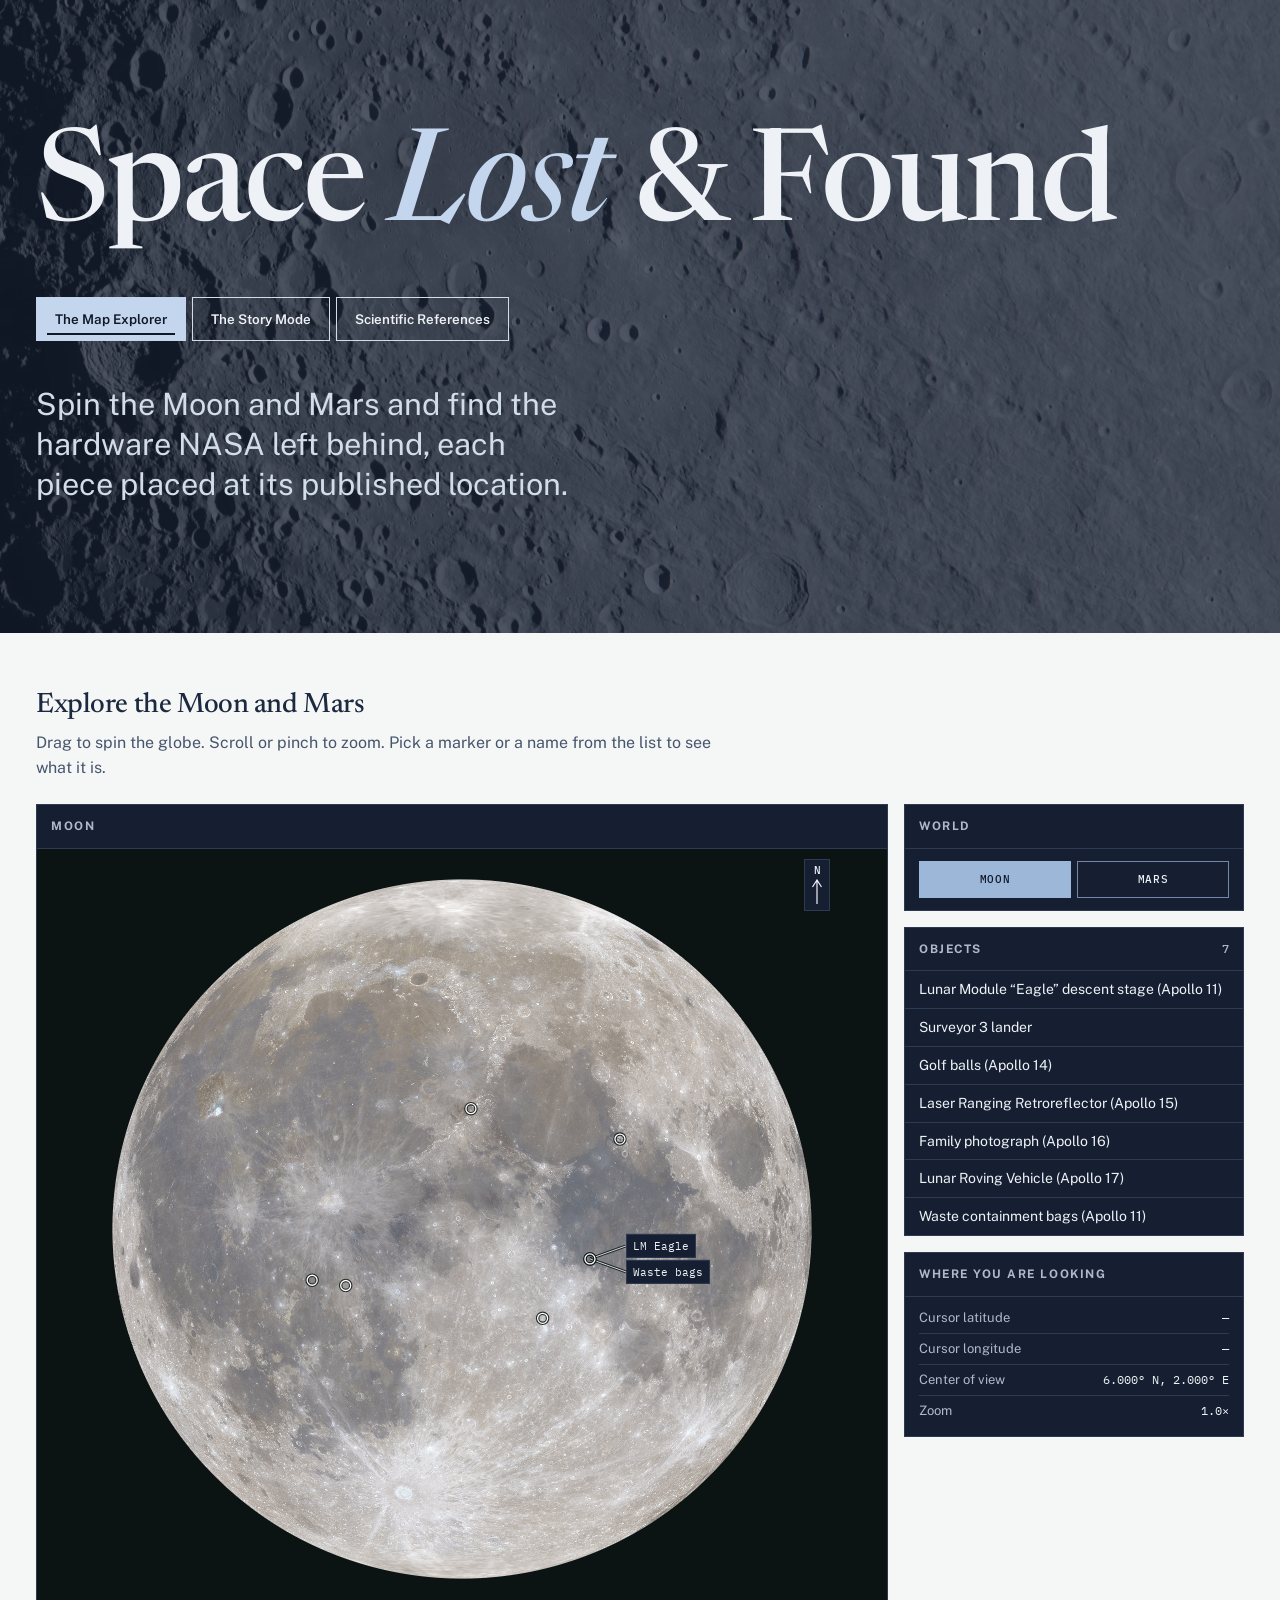
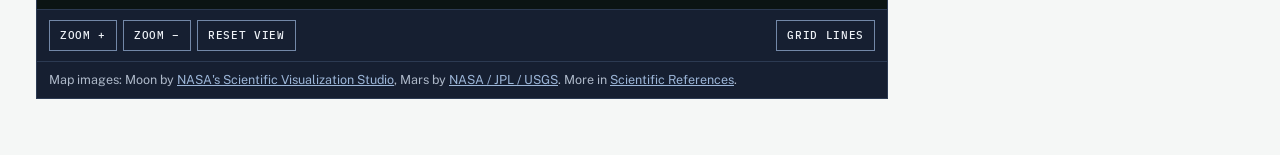
<file: index.html>
<!doctype html>
<html lang="en">
<head>
<meta charset="utf-8">
<meta name="viewport" content="width=device-width, initial-scale=1, viewport-fit=cover">
<title>The Map Explorer · Space Lost &amp; Found</title>
<meta name="claude:viewport-fit-sides" content="cover">
<link rel="icon" href="data:,">
<script src="assets/js/motion-boot.js"></script>
<link rel="preload" as="image" type="image/webp" href="assets/title-bands/moon-artemis2-art002e010032.webp">
<link rel="preload" as="image" type="image/webp" href="assets/title-bands/mars-curiosity-pia19803.webp">
<link rel="preconnect" href="https://fonts.googleapis.com">
<link rel="preconnect" href="https://fonts.gstatic.com" crossorigin>
<link rel="stylesheet" href="https://fonts.googleapis.com/css2?family=Newsreader:ital,opsz,wght@0,6..72,400;0,6..72,500;0,6..72,600;1,6..72,500&family=Public+Sans:wght@400;500;600;700&family=IBM+Plex+Mono:wght@400;500;600&display=swap">
<link rel="stylesheet" href="assets/css/site.css">
<link rel="stylesheet" href="assets/css/map.css">
<script src="assets/js/data.js"></script>
</head>
<body data-page="map" data-world="moon">
<script src="assets/js/map-boot.js"></script>
<a class="skip" href="#workbench">Skip to the map</a>

<header class="hero" id="site-header"></header>
<script src="assets/js/site-header.js"></script>

<main>
  <section class="section" id="workbench" aria-labelledby="bench-title">
    <div class="wrap">
      <h2 id="bench-title" class="reveal" data-d="1">Explore the Moon and Mars</h2>
      <p class="lede reveal" data-d="2">Drag to spin the globe. Scroll or pinch to zoom. Pick a marker or a name from the list to see what it is.</p>
      <div class="bench">
        <div class="panel reveal reveal-fade" data-d="3">
          <div class="panel-head"><h3 class="panel-title"><span id="stage-title">Moon</span></h3></div>
          <div class="viewport">
            <div id="stage" class="stage" tabindex="0" role="application" aria-label="Globe. Arrow keys rotate, plus and minus zoom, 0 resets the view.">
              <canvas id="globe"></canvas>
              <canvas id="overlay"></canvas>
              <div id="pins" class="pins"></div>
              <div class="north" aria-label="North is up" role="img">N<svg viewBox="0 0 12 26" aria-hidden="true"><path d="M6 25V1M1.5 8 6 1l4.500 7"/></svg></div>
              <div id="map-status" class="map-status" role="status"></div>
              <div id="popup" class="popup" role="dialog" aria-labelledby="popup-name" aria-describedby="popup-desc" tabindex="-1" hidden>
                <h3 id="popup-name"></h3>
                <p id="popup-desc"></p>
                <figure id="popup-fig" class="obj-fig" hidden>
                  <img id="popup-img" alt="" width="1200" height="800" loading="lazy" decoding="async">
                  <figcaption><span id="popup-cap"></span> <span id="popup-credit" class="fig-credit"></span></figcaption>
                </figure>
              </div>
            </div>
          </div>
          <div class="tools">
            <button id="zoom-in" class="toggle" type="button" aria-label="Zoom in">Zoom +</button>
            <button id="zoom-out" class="toggle" type="button" aria-label="Zoom out">Zoom −</button>
            <button id="zoom-reset" class="toggle" type="button">Reset view</button>
            <span class="spacer"></span>
            <button id="grid-toggle" class="toggle" type="button" aria-pressed="false">Grid lines</button>
          </div>
          <p class="credit">Map images: Moon by <a href="https://svs.gsfc.nasa.gov/4720" target="_blank" rel="noopener">NASA's Scientific Visualization Studio</a>, Mars by <a href="https://astrogeology.usgs.gov/search/map/mars_viking_colorized_global_mosaic_232m" target="_blank" rel="noopener">NASA / JPL / USGS</a>. More in <a href="references.html">Scientific References</a>.</p>
        </div>
        <aside class="side">
          <div class="panel reveal" data-d="2">
            <div class="panel-head"><h3 class="panel-title">World</h3></div>
            <div class="world-switch" role="group" aria-label="Choose a world">
              <button class="toggle" type="button" data-world="moon" aria-pressed="true">Moon</button>
              <button class="toggle" type="button" data-world="mars" aria-pressed="false">Mars</button>
            </div>
          </div>
          <div class="panel reveal" data-d="3">
            <div class="panel-head"><h3 class="panel-title">Objects<span id="obj-count" class="count"></span></h3></div>
            <ul id="obj-list" class="objects"></ul>
          </div>
          <div class="panel reveal" data-d="4">
            <div class="panel-head"><h3 class="panel-title">Where you are looking</h3></div>
            <dl class="readouts">
              <div><dt>Cursor latitude</dt><dd id="r-lat">—</dd></div>
              <div><dt>Cursor longitude</dt><dd id="r-lon">—</dd></div>
              <div><dt>Center of view</dt><dd id="r-center">—</dd></div>
              <div><dt>Zoom</dt><dd id="r-zoom">—</dd></div>
            </dl>
          </div>
        </aside>
      </div>
    </div>
  </section>
</main>

<script src="assets/js/map.js"></script>
<script src="assets/js/reveal.js"></script>
</body>
</html>
</file>
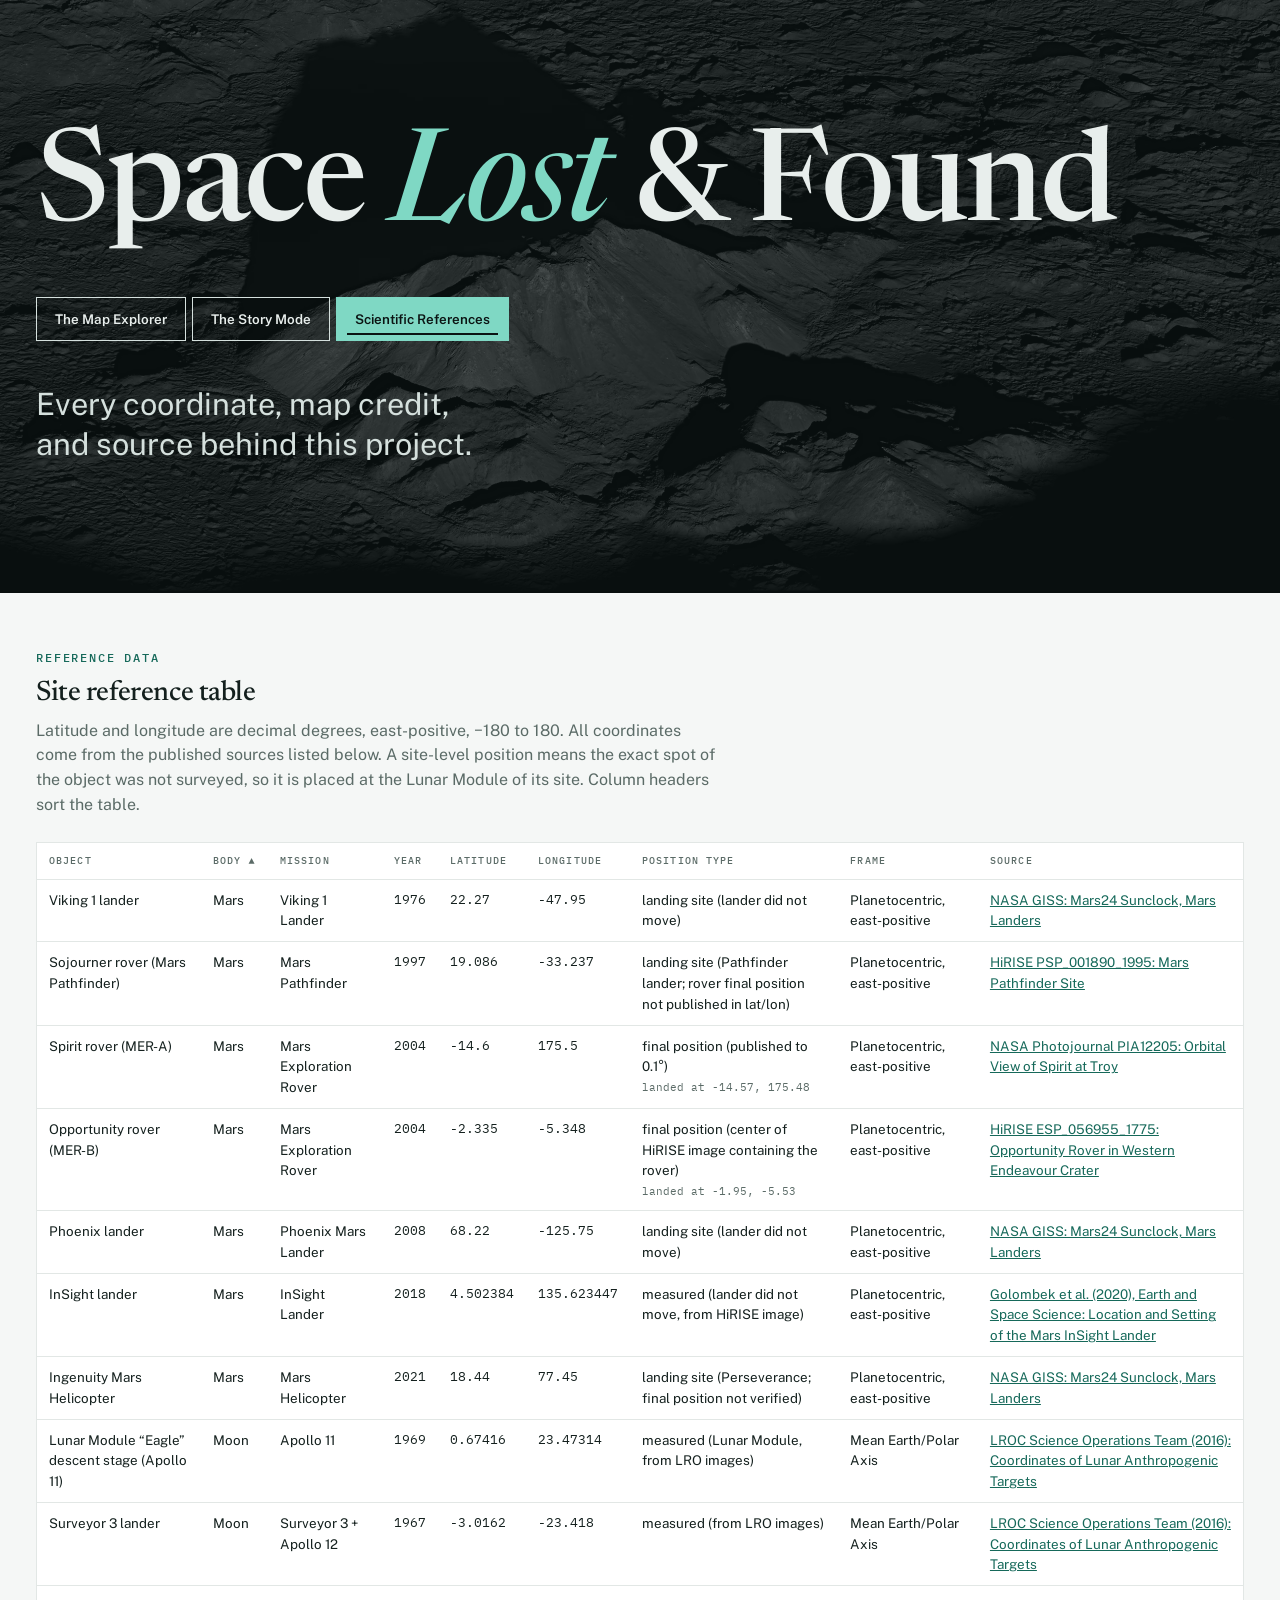
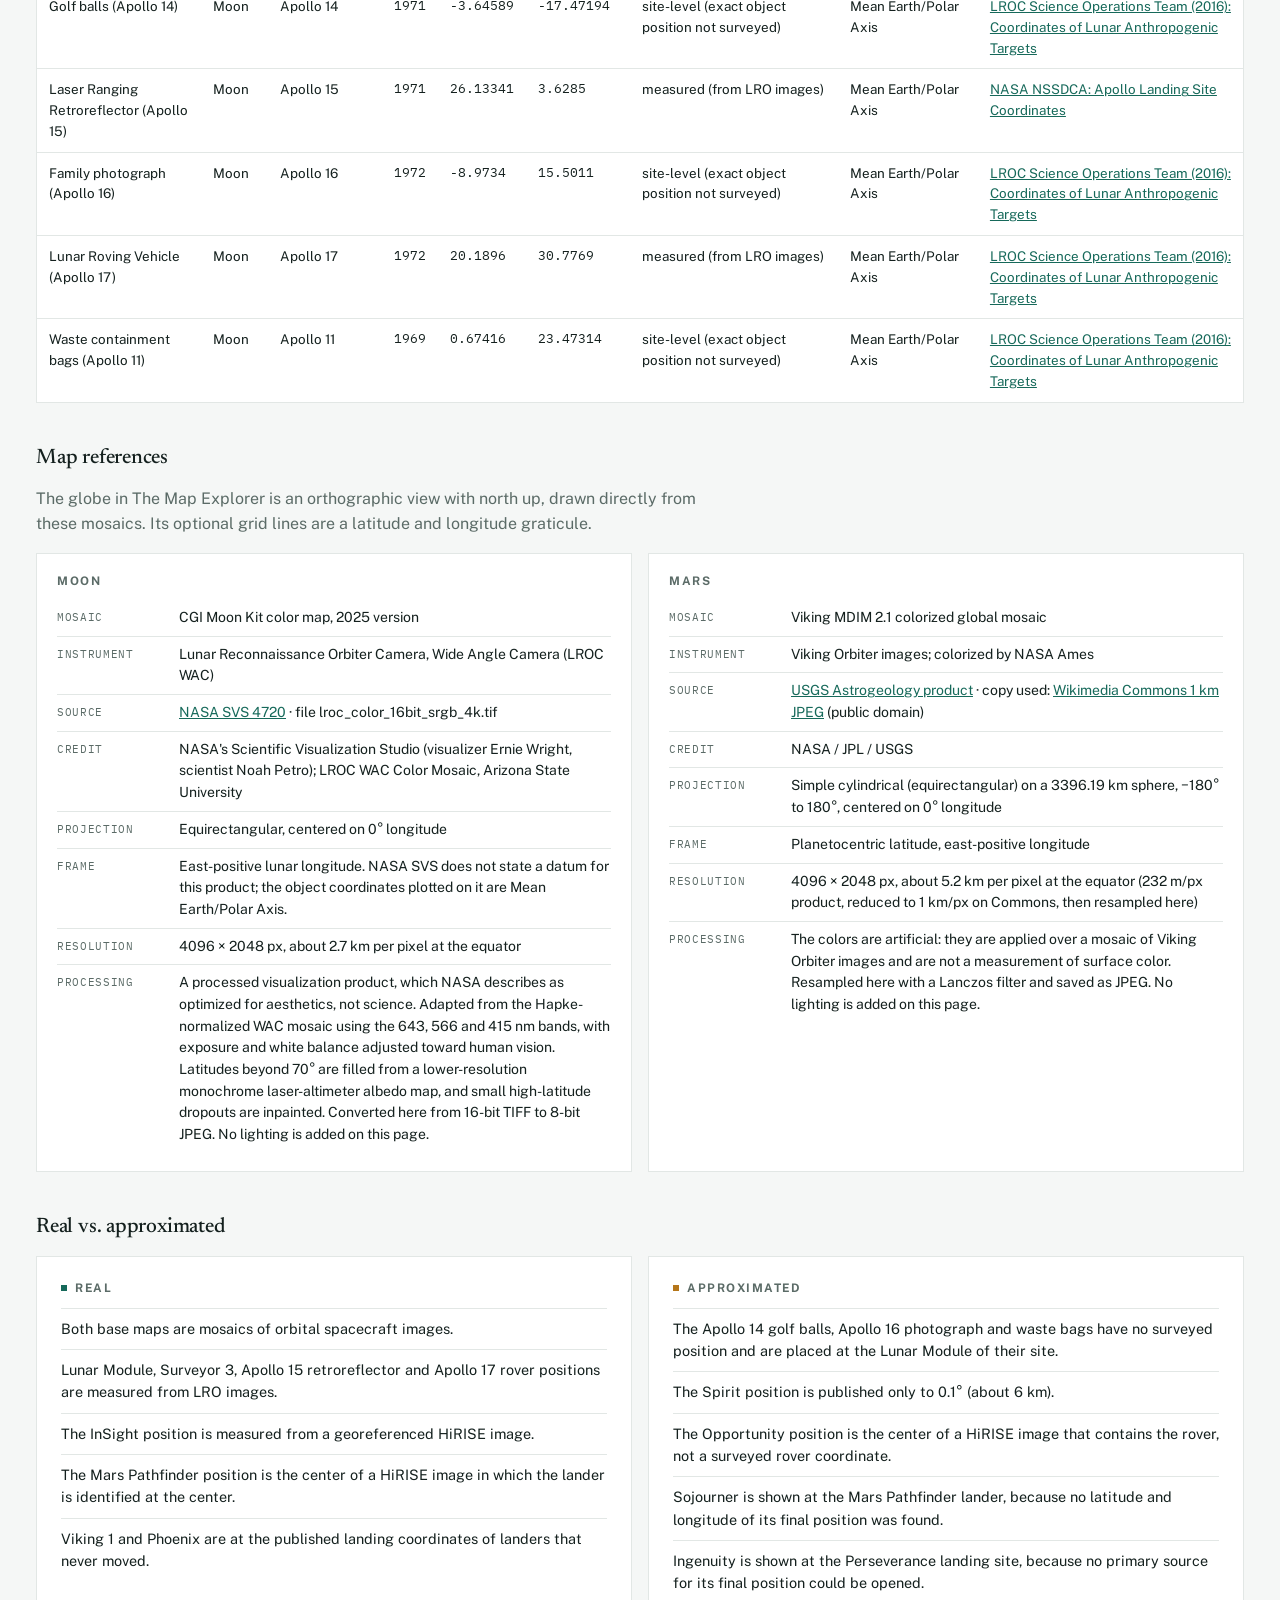
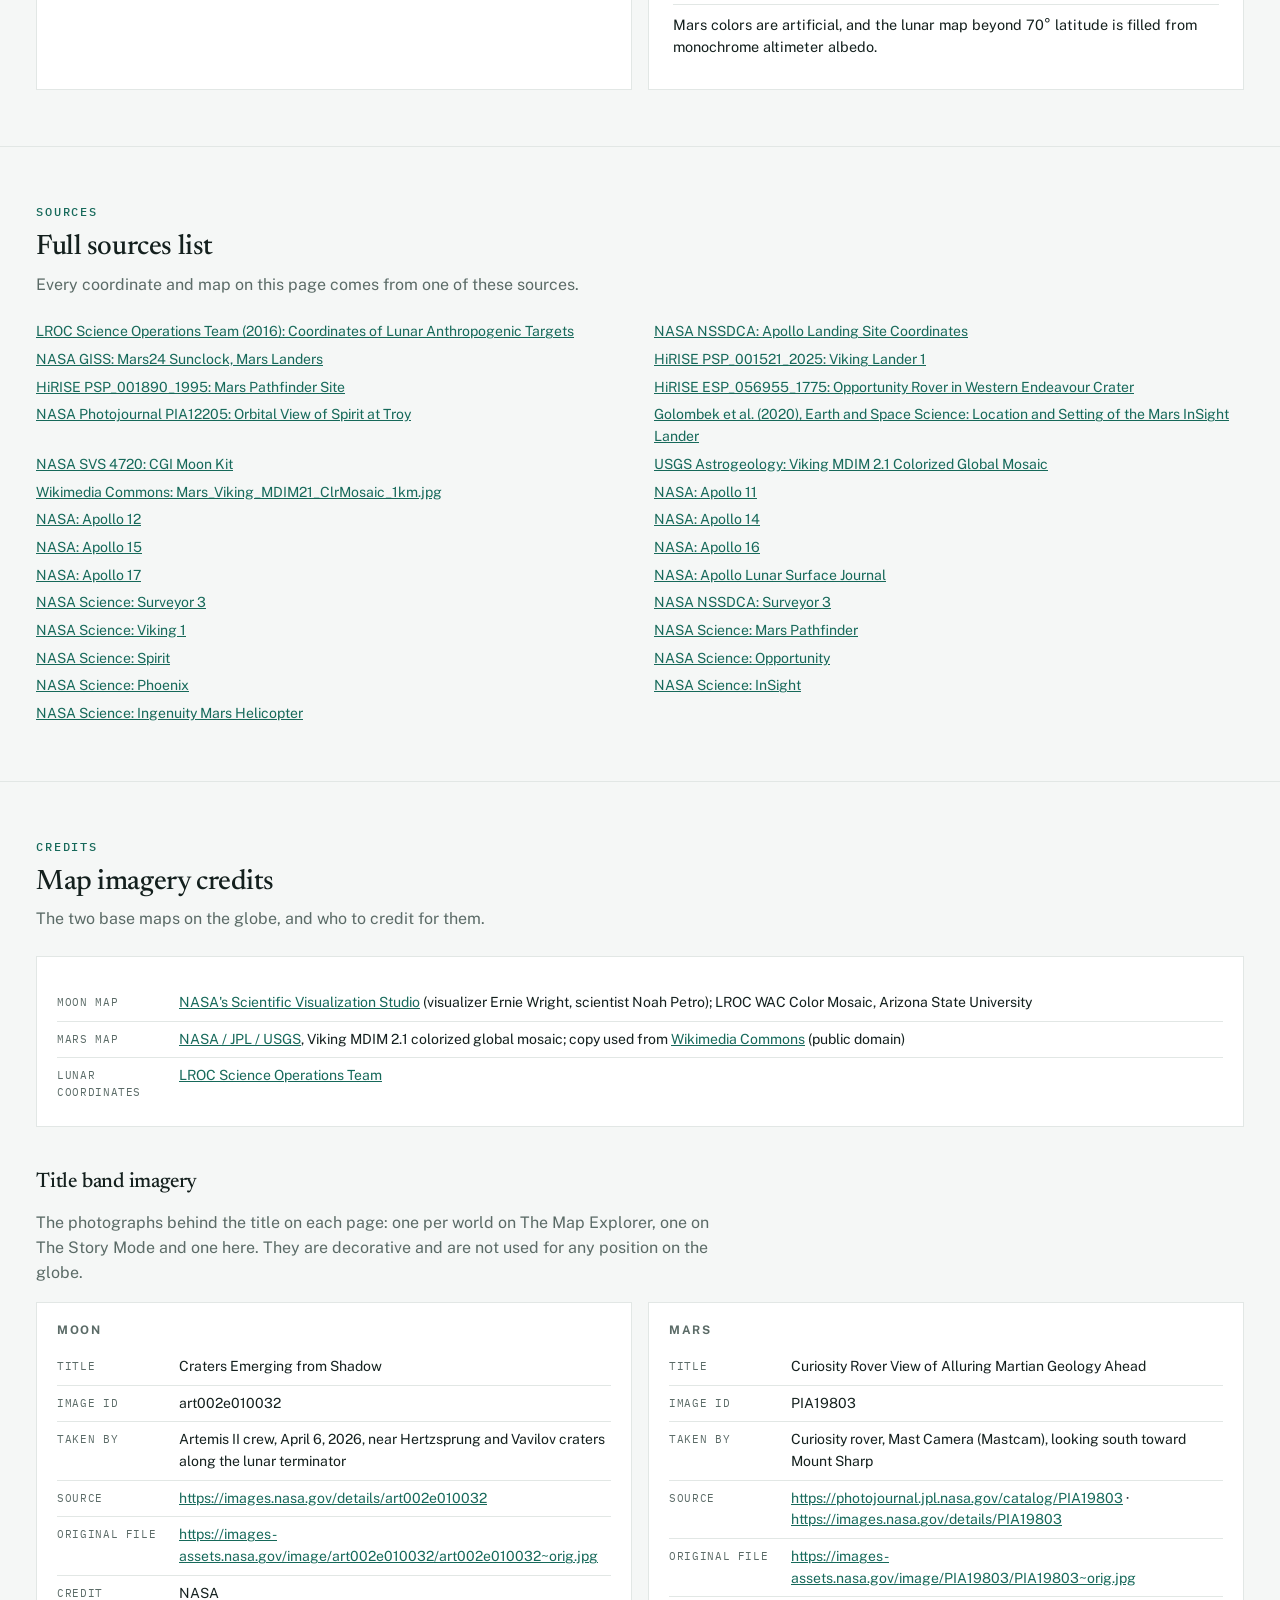
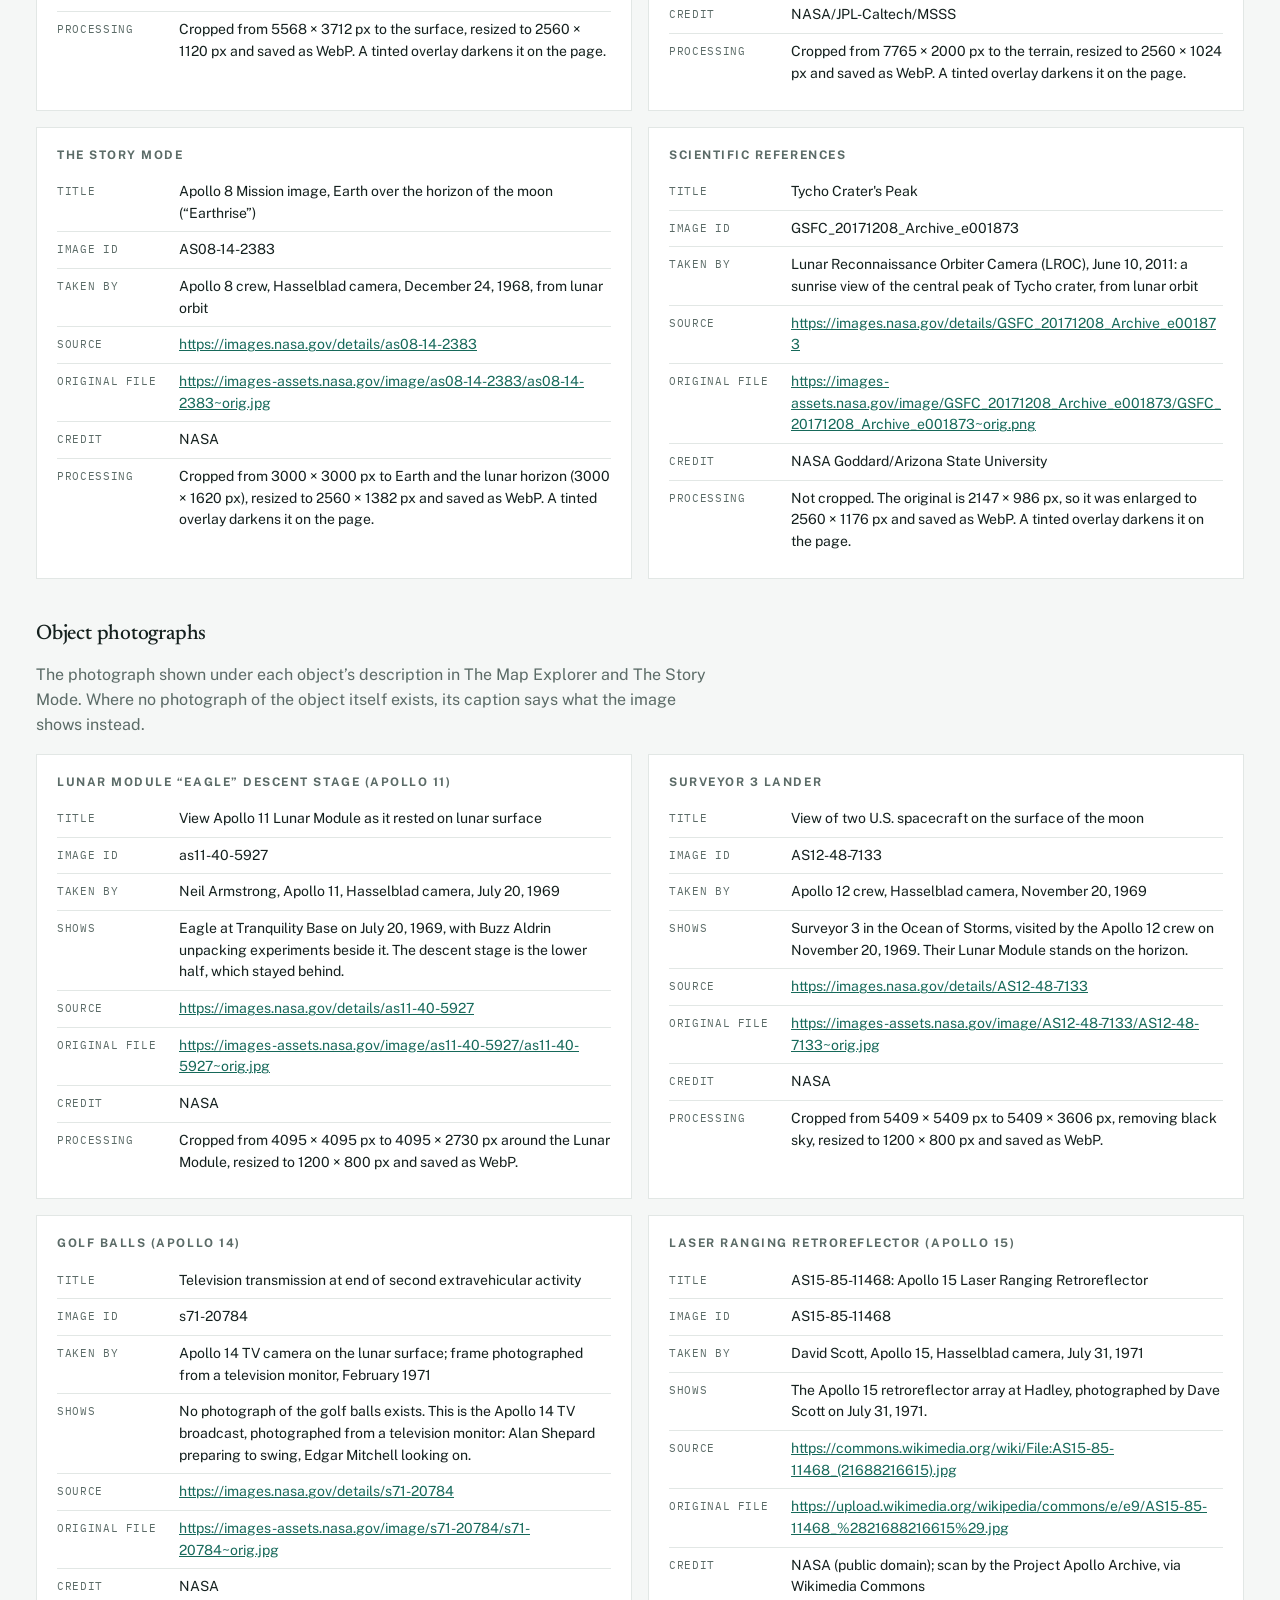
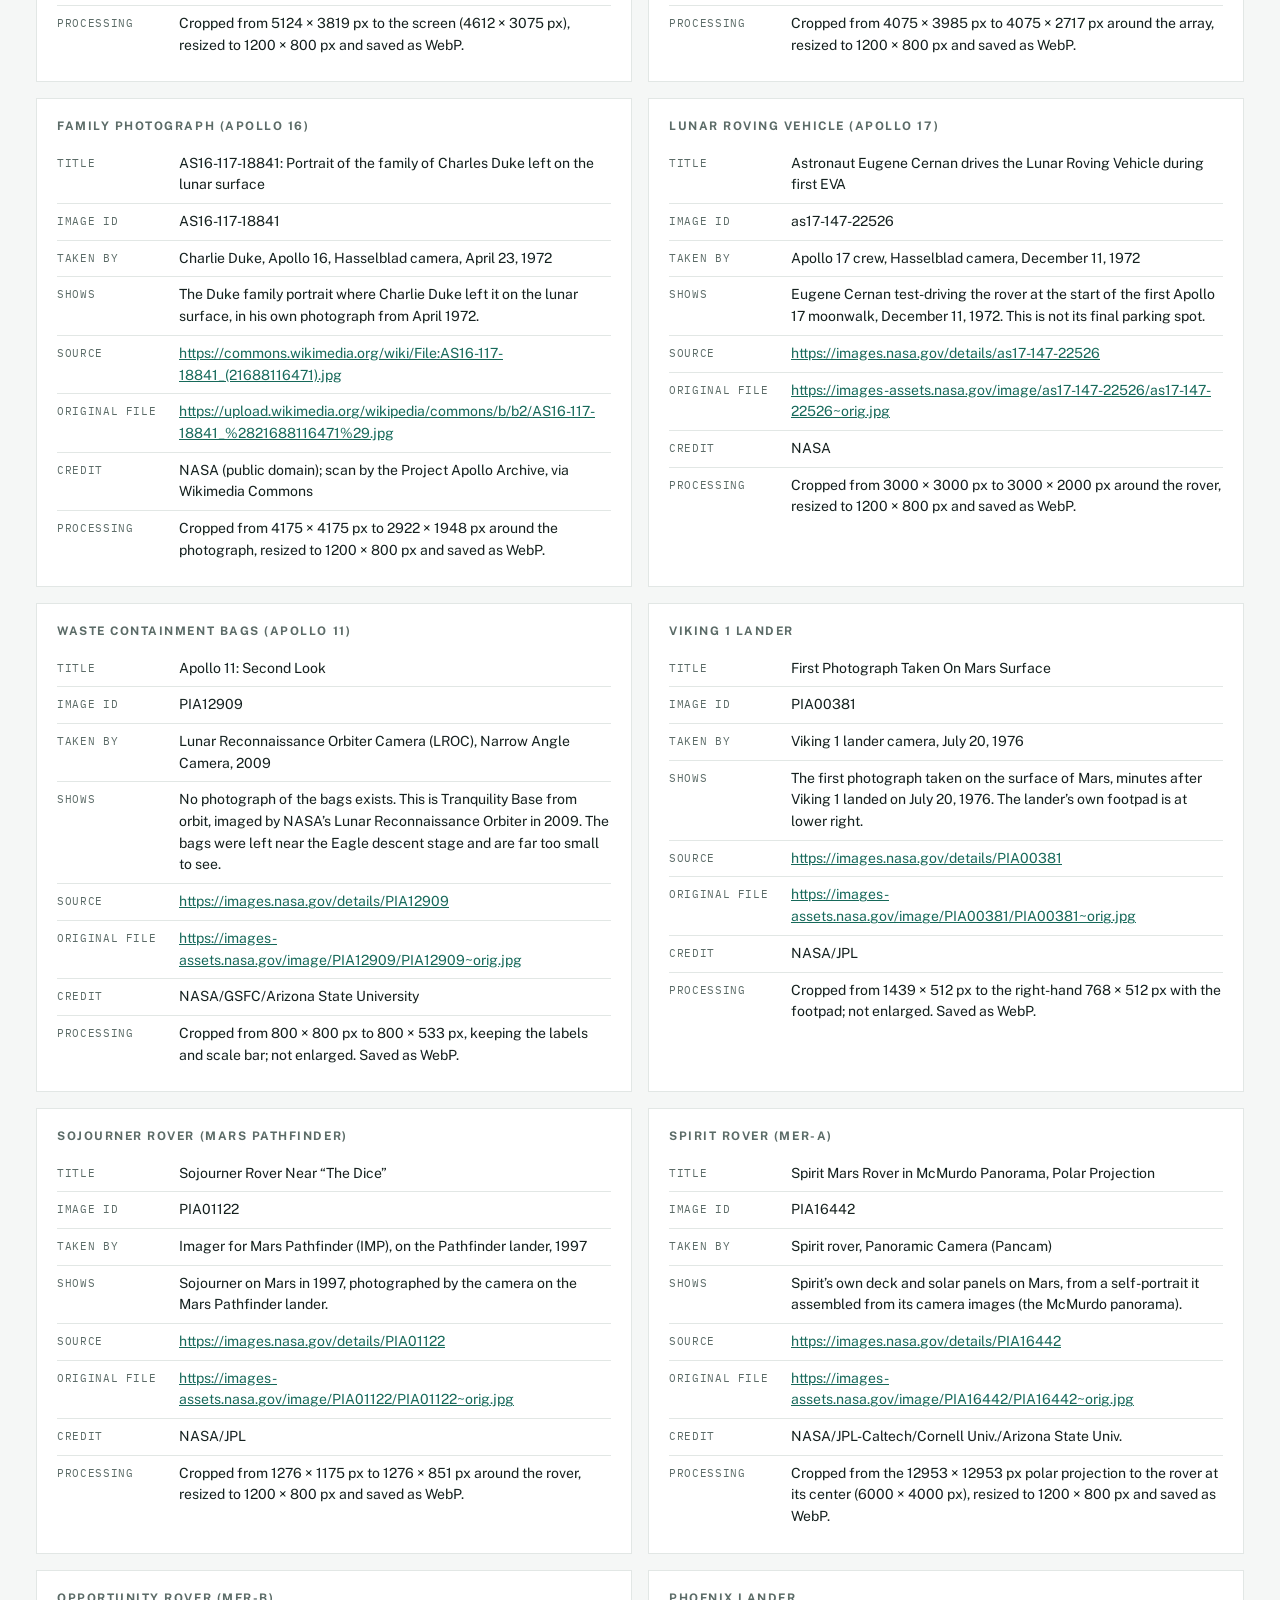
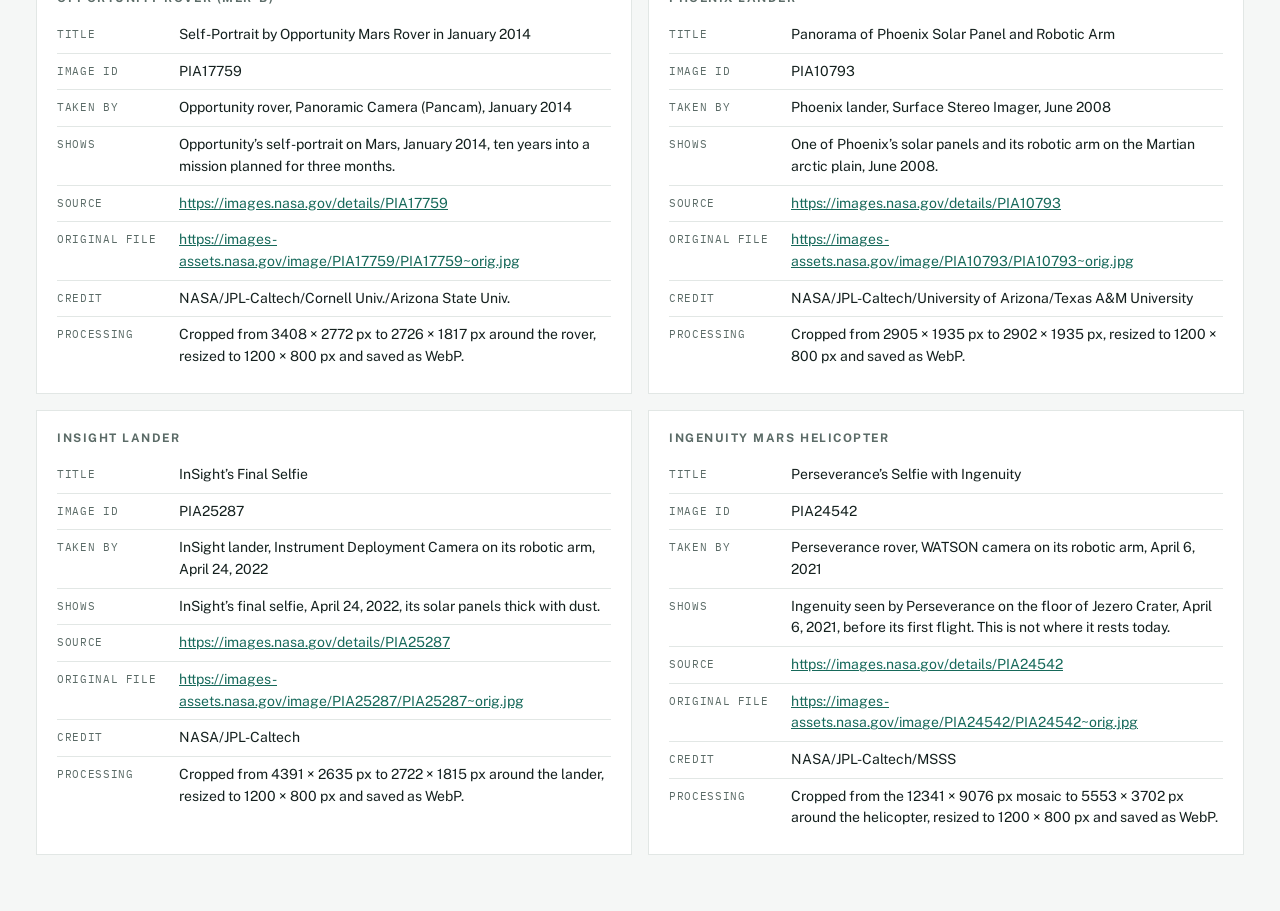
<file: references.html>
<!doctype html>
<html lang="en">
<head>
<meta charset="utf-8">
<meta name="viewport" content="width=device-width, initial-scale=1, viewport-fit=cover">
<title>Scientific References · Space Lost &amp; Found</title>
<meta name="claude:viewport-fit-sides" content="cover">
<link rel="icon" href="data:,">
<script src="assets/js/motion-boot.js"></script>
<link rel="preload" as="image" type="image/webp" href="assets/title-bands/references-lro-tycho-peak.webp">
<link rel="preconnect" href="https://fonts.googleapis.com">
<link rel="preconnect" href="https://fonts.gstatic.com" crossorigin>
<link rel="stylesheet" href="https://fonts.googleapis.com/css2?family=Newsreader:ital,opsz,wght@0,6..72,400;0,6..72,500;0,6..72,600;1,6..72,500&family=Public+Sans:wght@400;500;600;700&family=IBM+Plex+Mono:wght@400;500;600&display=swap">
<link rel="stylesheet" href="assets/css/site.css">
<link rel="stylesheet" href="assets/css/references.css">
<script src="assets/js/data.js"></script>
</head>
<body data-page="references">
<a class="skip" href="#references">Skip to the references</a>

<header class="hero" id="site-header"></header>
<script src="assets/js/site-header.js"></script>

<main>
  <section class="section" id="references" aria-labelledby="ref-title">
    <div class="wrap">
      <p class="eyebrow reveal" data-d="1">Reference data</p>
      <h2 id="ref-title" class="reveal" data-d="2">Site reference table</h2>
      <p class="lede reveal" data-d="3">Latitude and longitude are decimal degrees, east-positive, −180 to 180. All coordinates come from the published sources listed below. A site-level position means the exact spot of the object was not surveyed, so it is placed at the Lunar Module of its site. Column headers sort the table.</p>
      <div class="table-wrap reveal" data-d="4" tabindex="0" role="region" aria-labelledby="ref-title">
        <table id="site-table">
          <thead><tr>
            <th scope="col" data-key="name"><button type="button" class="sort">Object</button></th>
            <th scope="col" data-key="body"><button type="button" class="sort">Body</button></th>
            <th scope="col" data-key="mission"><button type="button" class="sort">Mission</button></th>
            <th scope="col" data-key="year"><button type="button" class="sort">Year</button></th>
            <th scope="col" data-key="lat"><button type="button" class="sort">Latitude</button></th>
            <th scope="col" data-key="lon"><button type="button" class="sort">Longitude</button></th>
            <th scope="col" data-key="type"><button type="button" class="sort">Position type</button></th>
            <th scope="col" data-key="frame"><button type="button" class="sort">Frame</button></th>
            <th scope="col" data-key="src"><button type="button" class="sort">Source</button></th>
          </tr></thead>
          <tbody id="site-rows"></tbody>
        </table>
      </div>

      <h3 class="subhead reveal" data-d="1">Map references</h3>
      <p class="lede reveal" data-d="2">The globe in The Map Explorer is an orthographic view with north up, drawn directly from these mosaics. Its optional grid lines are a latitude and longitude graticule.</p>
      <div class="two">
        <article class="panel refblock reveal" data-d="1">
          <h4 class="panel-title">Moon</h4>
          <dl>
            <div><dt>Mosaic</dt><dd>CGI Moon Kit color map, 2025 version</dd></div>
            <div><dt>Instrument</dt><dd>Lunar Reconnaissance Orbiter Camera, Wide Angle Camera (LROC WAC)</dd></div>
            <div><dt>Source</dt><dd><a href="https://svs.gsfc.nasa.gov/4720" target="_blank" rel="noopener">NASA SVS 4720</a> · file lroc_color_16bit_srgb_4k.tif</dd></div>
            <div><dt>Credit</dt><dd>NASA's Scientific Visualization Studio (visualizer Ernie Wright, scientist Noah Petro); LROC WAC Color Mosaic, Arizona State University</dd></div>
            <div><dt>Projection</dt><dd>Equirectangular, centered on 0° longitude</dd></div>
            <div><dt>Frame</dt><dd>East-positive lunar longitude. NASA SVS does not state a datum for this product; the object coordinates plotted on it are Mean Earth/Polar Axis.</dd></div>
            <div><dt>Resolution</dt><dd>4096 × 2048 px, about 2.7 km per pixel at the equator</dd></div>
            <div><dt>Processing</dt><dd>A processed visualization product, which NASA describes as optimized for aesthetics, not science. Adapted from the Hapke-normalized WAC mosaic using the 643, 566 and 415 nm bands, with exposure and white balance adjusted toward human vision. Latitudes beyond 70° are filled from a lower-resolution monochrome laser-altimeter albedo map, and small high-latitude dropouts are inpainted. Converted here from 16-bit TIFF to 8-bit JPEG. No lighting is added on this page.</dd></div>
          </dl>
        </article>
        <article class="panel refblock reveal" data-d="2">
          <h4 class="panel-title">Mars</h4>
          <dl>
            <div><dt>Mosaic</dt><dd>Viking MDIM 2.1 colorized global mosaic</dd></div>
            <div><dt>Instrument</dt><dd>Viking Orbiter images; colorized by NASA Ames</dd></div>
            <div><dt>Source</dt><dd><a href="https://astrogeology.usgs.gov/search/map/mars_viking_colorized_global_mosaic_232m" target="_blank" rel="noopener">USGS Astrogeology product</a> · copy used: <a href="https://commons.wikimedia.org/wiki/File:Mars_Viking_MDIM21_ClrMosaic_1km.jpg" target="_blank" rel="noopener">Wikimedia Commons 1 km JPEG</a> (public domain)</dd></div>
            <div><dt>Credit</dt><dd>NASA / JPL / USGS</dd></div>
            <div><dt>Projection</dt><dd>Simple cylindrical (equirectangular) on a 3396.19 km sphere, −180° to 180°, centered on 0° longitude</dd></div>
            <div><dt>Frame</dt><dd>Planetocentric latitude, east-positive longitude</dd></div>
            <div><dt>Resolution</dt><dd>4096 × 2048 px, about 5.2 km per pixel at the equator (232 m/px product, reduced to 1 km/px on Commons, then resampled here)</dd></div>
            <div><dt>Processing</dt><dd>The colors are artificial: they are applied over a mosaic of Viking Orbiter images and are not a measurement of surface color. Resampled here with a Lanczos filter and saved as JPEG. No lighting is added on this page.</dd></div>
          </dl>
        </article>
      </div>

      <h3 class="subhead reveal" data-d="1">Real vs. approximated</h3>
      <div class="two">
        <div class="panel hood reveal" data-d="1">
          <h4><span class="dot" aria-hidden="true"></span>Real</h4>
          <ul>
            <li>Both base maps are mosaics of orbital spacecraft images.</li>
            <li>Lunar Module, Surveyor 3, Apollo 15 retroreflector and Apollo 17 rover positions are measured from LRO images.</li>
            <li>The InSight position is measured from a georeferenced HiRISE image.</li>
            <li>The Mars Pathfinder position is the center of a HiRISE image in which the lander is identified at the center.</li>
            <li>Viking 1 and Phoenix are at the published landing coordinates of landers that never moved.</li>
          </ul>
        </div>
        <div class="panel hood reveal" data-d="2">
          <h4><span class="dot approx" aria-hidden="true"></span>Approximated</h4>
          <ul>
            <li>The Apollo 14 golf balls, Apollo 16 photograph and waste bags have no surveyed position and are placed at the Lunar Module of their site.</li>
            <li>The Spirit position is published only to 0.1° (about 6 km).</li>
            <li>The Opportunity position is the center of a HiRISE image that contains the rover, not a surveyed rover coordinate.</li>
            <li>Sojourner is shown at the Mars Pathfinder lander, because no latitude and longitude of its final position was found.</li>
            <li>Ingenuity is shown at the Perseverance landing site, because no primary source for its final position could be opened.</li>
            <li>Mars colors are artificial, and the lunar map beyond 70° latitude is filled from monochrome altimeter albedo.</li>
          </ul>
        </div>
      </div>
    </div>
  </section>

  <section class="section" aria-labelledby="src-title">
    <div class="wrap">
      <p class="eyebrow reveal" data-d="1">Sources</p>
      <h2 id="src-title" class="reveal" data-d="2">Full sources list</h2>
      <p class="lede reveal" data-d="3">Every coordinate and map on this page comes from one of these sources.</p>
      <ul id="src-list" class="src-list reveal" data-d="4"></ul>
    </div>
  </section>

  <section class="section" aria-labelledby="credits-title">
    <div class="wrap">
      <p class="eyebrow reveal" data-d="1">Credits</p>
      <h2 id="credits-title" class="reveal" data-d="2">Map imagery credits</h2>
      <p class="lede reveal" data-d="3">The two base maps on the globe, and who to credit for them.</p>
      <div class="panel refblock reveal" data-d="4">
        <dl>
          <div><dt>Moon map</dt><dd><a href="https://svs.gsfc.nasa.gov/4720" target="_blank" rel="noopener">NASA's Scientific Visualization Studio</a> (visualizer Ernie Wright, scientist Noah Petro); LROC WAC Color Mosaic, Arizona State University</dd></div>
          <div><dt>Mars map</dt><dd><a href="https://astrogeology.usgs.gov/search/map/mars_viking_colorized_global_mosaic_232m" target="_blank" rel="noopener">NASA / JPL / USGS</a>, Viking MDIM 2.1 colorized global mosaic; copy used from <a href="https://commons.wikimedia.org/wiki/File:Mars_Viking_MDIM21_ClrMosaic_1km.jpg" target="_blank" rel="noopener">Wikimedia Commons</a> (public domain)</dd></div>
          <div><dt>Lunar coordinates</dt><dd><a href="https://www.lroc.asu.edu/data/support/downloads/2016_LROC_Coordinates_of_Human_Features.pdf" target="_blank" rel="noopener">LROC Science Operations Team</a></dd></div>
        </dl>
      </div>

      <h3 class="subhead reveal" data-d="1">Title band imagery</h3>
      <p class="lede reveal" data-d="2">The photographs behind the title on each page: one per world on The Map Explorer, one on The Story Mode and one here. They are decorative and are not used for any position on the globe.</p>
      <div class="two">
        <article class="panel refblock reveal" data-d="1">
          <h4 class="panel-title">Moon</h4>
          <dl>
            <div><dt>Title</dt><dd>Craters Emerging from Shadow</dd></div>
            <div><dt>Image ID</dt><dd>art002e010032</dd></div>
            <div><dt>Taken by</dt><dd>Artemis II crew, April 6, 2026, near Hertzsprung and Vavilov craters along the lunar terminator</dd></div>
            <div><dt>Source</dt><dd><a href="https://images.nasa.gov/details/art002e010032" target="_blank" rel="noopener">https://images.nasa.gov/details/art002e010032</a></dd></div>
            <div><dt>Original file</dt><dd><a href="https://images-assets.nasa.gov/image/art002e010032/art002e010032~orig.jpg" target="_blank" rel="noopener">https://images-assets.nasa.gov/image/art002e010032/art002e010032~orig.jpg</a></dd></div>
            <div><dt>Credit</dt><dd>NASA</dd></div>
            <div><dt>Processing</dt><dd>Cropped from 5568 × 3712 px to the surface, resized to 2560 × 1120 px and saved as WebP. A tinted overlay darkens it on the page.</dd></div>
          </dl>
        </article>
        <article class="panel refblock reveal" data-d="2">
          <h4 class="panel-title">Mars</h4>
          <dl>
            <div><dt>Title</dt><dd>Curiosity Rover View of Alluring Martian Geology Ahead</dd></div>
            <div><dt>Image ID</dt><dd>PIA19803</dd></div>
            <div><dt>Taken by</dt><dd>Curiosity rover, Mast Camera (Mastcam), looking south toward Mount Sharp</dd></div>
            <div><dt>Source</dt><dd><a href="https://photojournal.jpl.nasa.gov/catalog/PIA19803" target="_blank" rel="noopener">https://photojournal.jpl.nasa.gov/catalog/PIA19803</a> · <a href="https://images.nasa.gov/details/PIA19803" target="_blank" rel="noopener">https://images.nasa.gov/details/PIA19803</a></dd></div>
            <div><dt>Original file</dt><dd><a href="https://images-assets.nasa.gov/image/PIA19803/PIA19803~orig.jpg" target="_blank" rel="noopener">https://images-assets.nasa.gov/image/PIA19803/PIA19803~orig.jpg</a></dd></div>
            <div><dt>Credit</dt><dd>NASA/JPL-Caltech/MSSS</dd></div>
            <div><dt>Processing</dt><dd>Cropped from 7765 × 2000 px to the terrain, resized to 2560 × 1024 px and saved as WebP. A tinted overlay darkens it on the page.</dd></div>
          </dl>
        </article>
        <article class="panel refblock reveal" data-d="1">
          <h4 class="panel-title">The Story Mode</h4>
          <dl>
            <div><dt>Title</dt><dd>Apollo 8 Mission image, Earth over the horizon of the moon (“Earthrise”)</dd></div>
            <div><dt>Image ID</dt><dd>AS08-14-2383</dd></div>
            <div><dt>Taken by</dt><dd>Apollo 8 crew, Hasselblad camera, December 24, 1968, from lunar orbit</dd></div>
            <div><dt>Source</dt><dd><a href="https://images.nasa.gov/details/as08-14-2383" target="_blank" rel="noopener">https://images.nasa.gov/details/as08-14-2383</a></dd></div>
            <div><dt>Original file</dt><dd><a href="https://images-assets.nasa.gov/image/as08-14-2383/as08-14-2383~orig.jpg" target="_blank" rel="noopener">https://images-assets.nasa.gov/image/as08-14-2383/as08-14-2383~orig.jpg</a></dd></div>
            <div><dt>Credit</dt><dd>NASA</dd></div>
            <div><dt>Processing</dt><dd>Cropped from 3000 × 3000 px to Earth and the lunar horizon (3000 × 1620 px), resized to 2560 × 1382 px and saved as WebP. A tinted overlay darkens it on the page.</dd></div>
          </dl>
        </article>
        <article class="panel refblock reveal" data-d="2">
          <h4 class="panel-title">Scientific References</h4>
          <dl>
            <div><dt>Title</dt><dd>Tycho Crater's Peak</dd></div>
            <div><dt>Image ID</dt><dd>GSFC_20171208_Archive_e001873</dd></div>
            <div><dt>Taken by</dt><dd>Lunar Reconnaissance Orbiter Camera (LROC), June 10, 2011: a sunrise view of the central peak of Tycho crater, from lunar orbit</dd></div>
            <div><dt>Source</dt><dd><a href="https://images.nasa.gov/details/GSFC_20171208_Archive_e001873" target="_blank" rel="noopener">https://images.nasa.gov/details/GSFC_20171208_Archive_e001873</a></dd></div>
            <div><dt>Original file</dt><dd><a href="https://images-assets.nasa.gov/image/GSFC_20171208_Archive_e001873/GSFC_20171208_Archive_e001873~orig.png" target="_blank" rel="noopener">https://images-assets.nasa.gov/image/GSFC_20171208_Archive_e001873/GSFC_20171208_Archive_e001873~orig.png</a></dd></div>
            <div><dt>Credit</dt><dd>NASA Goddard/Arizona State University</dd></div>
            <div><dt>Processing</dt><dd>Not cropped. The original is 2147 × 986 px, so it was enlarged to 2560 × 1176 px and saved as WebP. A tinted overlay darkens it on the page.</dd></div>
          </dl>
        </article>
      </div>

      <h3 class="subhead reveal" data-d="1" id="photos-title">Object photographs</h3>
      <p class="lede reveal" data-d="2">The photograph shown under each object’s description in The Map Explorer and The Story Mode. Where no photograph of the object itself exists, its caption says what the image shows instead.</p>
      <div class="two" id="photo-credits"></div>
    </div>
  </section>
</main>

<script src="assets/js/references.js"></script>
<script src="assets/js/reveal.js"></script>
</body>
</html>
</file>
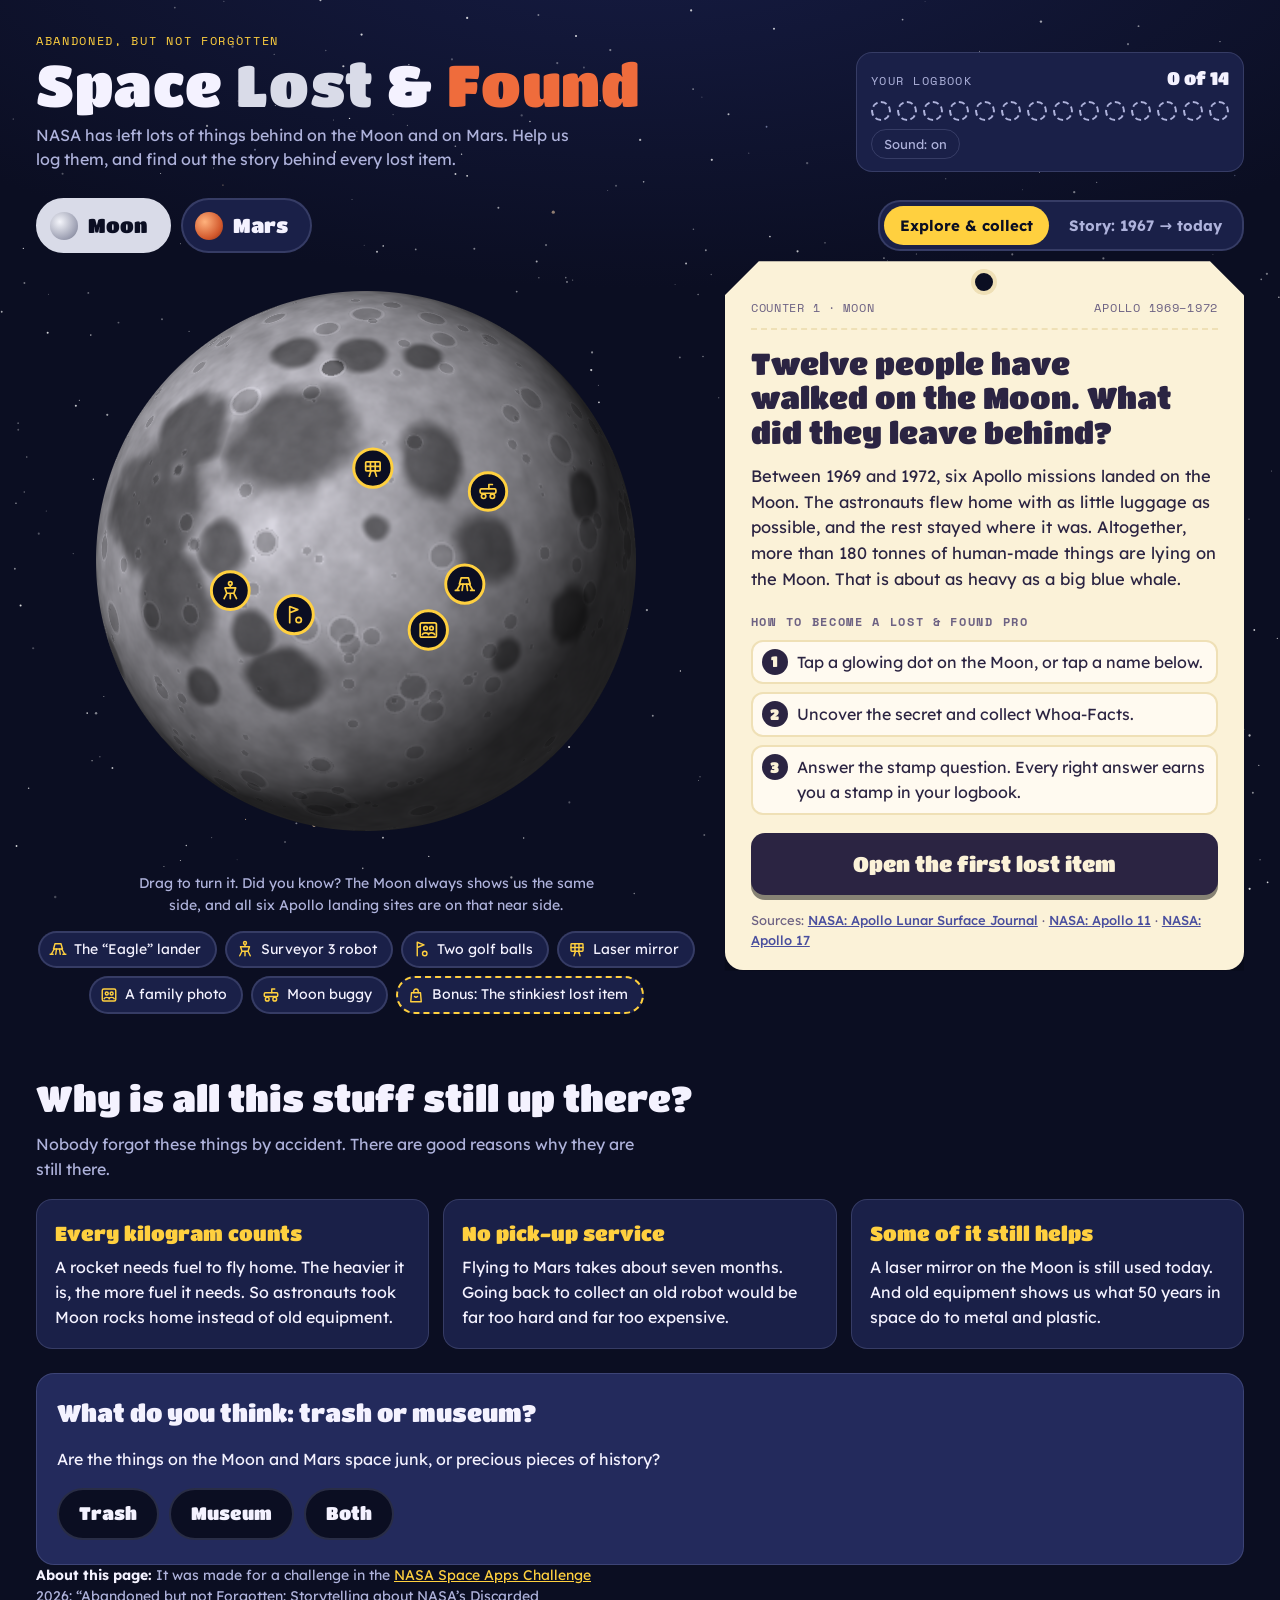
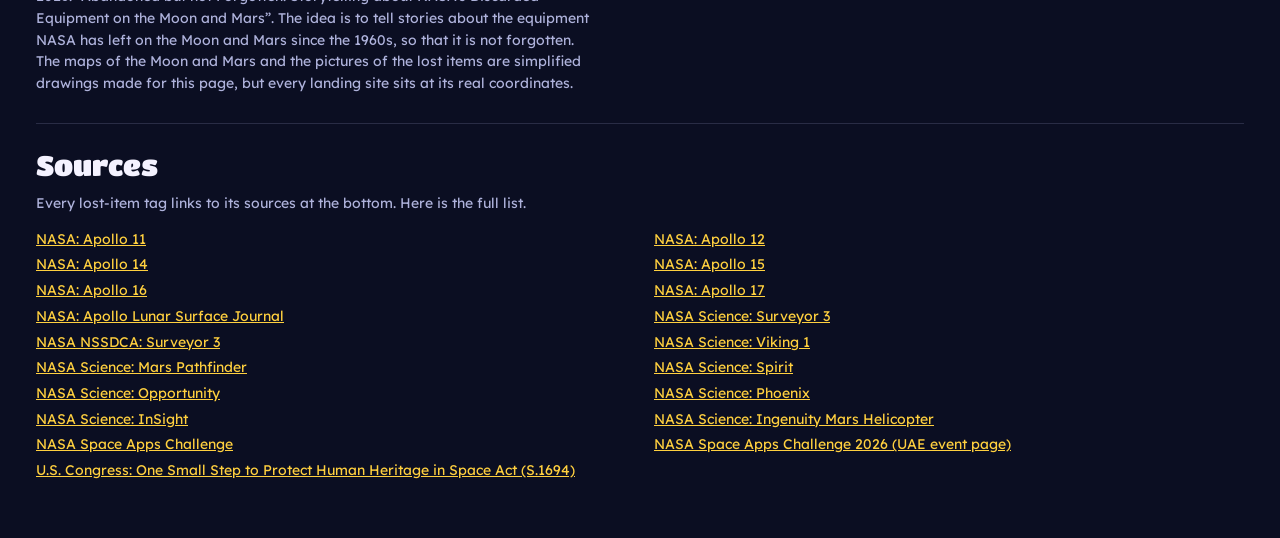
<file: space-lost-and-found-index.html>
<!doctype html>
<html lang="en">
<head>
<meta charset="utf-8">
<meta name="viewport" content="width=device-width, initial-scale=1, viewport-fit=cover">
<title>Space Lost and Found</title>
<meta name="claude:viewport-fit-sides" content="cover">
<link rel="preconnect" href="https://fonts.googleapis.com">
<link rel="preconnect" href="https://fonts.gstatic.com" crossorigin>
<link rel="stylesheet" href="https://fonts.googleapis.com/css2?family=Titan+One&family=Lexend:wght@400;500;700&family=Space+Mono:wght@400;700&display=swap">
<style>
/* Layout: a lost-and-found counter – the spinnable world on the left, the paper luggage tag on the right */
:root{
  --night:#0b0e22; --night-2:#161c44; --panel:#1a2048; --panel-2:#232a5c; --line:rgba(200,205,255,.16);
  --ink:#f4f2ff; --muted:#aeb2db;
  --moon:#d9dbe8; --mars:#ef6c3c; --sun:#ffd03f; --ok:#4fdd9b; --nope:#ff6b81;
  --paper:#fbf2d8; --paper-2:#efe0b6; --paper-hi:#fffaf0; --paper-ink:#2b2442; --paper-muted:#6d6283;
  --stamp:#cf2f5c; --moon-deep:#4a4f9e; --mars-deep:#c2461f; --right-bg:#c9f4de; --right-line:#22985f; --wrong-bg:#ffd8de;
  --f-display:"Titan One","Arial Rounded MT Bold",system-ui,sans-serif;
  --f-body:"Lexend",system-ui,-apple-system,"Segoe UI",sans-serif;
  --f-data:"Space Mono",ui-monospace,Consolas,monospace;
  color-scheme:dark;
}
*{box-sizing:border-box}
[hidden]{display:none!important}
body{background:radial-gradient(120% 70% at 50% -10%,var(--night-2),var(--night) 60%) fixed,var(--night);background-color:var(--night);color:var(--ink);font-family:var(--f-body);font-size:16px;line-height:1.55}
#stars,#confetti{position:fixed;inset:0;width:100%;height:100%;pointer-events:none}
#stars{z-index:0}
#confetti{z-index:60}
.wrap{position:relative;z-index:1;max-width:1240px;margin:0 auto;padding-left:max(16px,env(safe-area-inset-left,0px));padding-right:max(16px,env(safe-area-inset-right,0px));padding-block:24px 48px}
button{font:inherit;color:inherit}
button:focus-visible,.stage:focus-visible,input:focus-visible,a:focus-visible{outline:3px dashed var(--sun);outline-offset:4px}

/* Header */
.top{display:flex;flex-wrap:wrap;gap:20px 32px;justify-content:space-between;align-items:flex-end}
.brand{min-width:0;max-width:640px}
.eyebrow{margin:0 0 4px;font-family:var(--f-data);font-size:12px;letter-spacing:.14em;text-transform:uppercase;color:var(--sun)}
h1{margin:0;font-family:var(--f-display);font-weight:400;font-size:clamp(34px,5.4vw,58px);line-height:1;letter-spacing:.01em;text-wrap:balance}
h1 .o{color:var(--moon)} h1 .a{color:var(--mars)}
.sub{margin:10px 0 0;color:var(--muted);max-width:56ch}
.fundbuch{background:var(--panel);border:1px solid var(--line);border-radius:16px;padding:12px 14px;display:grid;gap:8px;min-width:0}
.fb-head{display:flex;justify-content:space-between;gap:16px;align-items:baseline}
.fb-label{font-family:var(--f-data);font-size:12px;letter-spacing:.12em;text-transform:uppercase;color:var(--muted)}
.fb-count{font-family:var(--f-display);font-size:18px;font-variant-numeric:tabular-nums}
.fb-dots{display:flex;flex-wrap:wrap;gap:6px}
.fb-dot{width:20px;height:20px;border-radius:50%;border:2px dashed var(--muted);background:transparent;padding:0;cursor:pointer;transition:transform .15s}
.fb-dot:hover{transform:scale(1.2)}
.fb-dot[data-world="moon"].on{background:var(--moon);border:2px solid var(--moon)}
.fb-dot[data-world="mars"].on{background:var(--mars);border:2px solid var(--mars)}
.fb-actions{display:flex;gap:8px;flex-wrap:wrap}
.small-btn{background:transparent;border:1px solid var(--line);border-radius:999px;padding:4px 12px;font-size:13px;cursor:pointer;color:var(--muted)}
.small-btn:hover{color:var(--ink);border-color:var(--muted)}
.small-btn.gold{color:var(--night);background:var(--sun);border-color:var(--sun);font-weight:700}

/* World switch */
.worlds{display:flex;gap:10px;margin:26px 0 8px;flex-wrap:wrap}
.world-tab{display:inline-flex;align-items:center;gap:10px;padding:10px 22px 10px 12px;border-radius:999px;border:2px solid var(--line);background:var(--panel);font-family:var(--f-display);font-size:20px;cursor:pointer;transition:transform .15s}
.world-tab:hover{transform:translateY(-2px)}
.world-tab .ball{width:28px;height:28px;border-radius:50%}
.world-tab[data-world="moon"] .ball{background:radial-gradient(circle at 35% 35%,#f4f5fb,#9a9db0 70%,#6c6f80)}
.world-tab[data-world="mars"] .ball{background:radial-gradient(circle at 35% 35%,#ffb27d,#d2582c 65%,#7d2c14)}
.world-tab[data-world="moon"][aria-pressed="true"]{background:var(--moon);color:var(--night);border-color:var(--moon)}
.world-tab[data-world="mars"][aria-pressed="true"]{background:var(--mars);color:var(--night);border-color:var(--mars)}

/* Main */
.main{display:grid;grid-template-columns:minmax(0,1.12fr) minmax(0,.88fr);gap:28px;align-items:start}
@media (max-width:920px){.main{grid-template-columns:minmax(0,1fr)}}
.globe-col{min-width:0}
.stage{position:relative;width:100%;max-width:600px;margin:0 auto;aspect-ratio:1;touch-action:none;cursor:grab;border-radius:50%;--glow:rgba(190,200,255,.16)}
.stage[data-world="mars"]{--glow:rgba(255,130,80,.32)}
.stage.dragging{cursor:grabbing}
.stage::before{content:"";position:absolute;inset:0;border-radius:50%;background:radial-gradient(circle,transparent 43%,var(--glow) 45.5%,transparent 52%);pointer-events:none}
.stage canvas{position:absolute;inset:0;width:100%;height:100%}
.pins{position:absolute;inset:0}
.pin{position:absolute;left:0;top:0;width:42px;height:42px;margin:-21px 0 0 -21px;border-radius:50%;border:3px solid var(--sun);background:var(--night);color:var(--sun);display:grid;place-items:center;cursor:pointer;padding:0;transition:background .15s,color .15s,border-color .15s}
.pin svg,.chip svg,.marker svg{width:22px;height:22px;fill:none;stroke:currentColor;stroke-width:1.9;stroke-linecap:round;stroke-linejoin:round}
.pin::after{content:"";position:absolute;inset:-7px;border-radius:50%;border:2px solid var(--sun);opacity:0;animation:ping 2.2s ease-out infinite;pointer-events:none}
.pin.done{border-color:var(--ok);color:var(--ok)}
.pin.done::after{display:none}
.pin.active,.pin:hover{background:var(--sun);color:var(--night);border-color:var(--sun)}
.pin.done.active,.pin.done:hover{background:var(--ok);border-color:var(--ok)}
.pin-label{position:absolute;left:50%;top:100%;transform:translate(-50%,6px);white-space:nowrap;background:rgba(11,14,34,.9);color:var(--ink);font-size:13px;font-weight:500;padding:2px 9px;border-radius:7px;opacity:0;pointer-events:none;transition:opacity .15s}
.pin:hover .pin-label,.pin:focus-visible .pin-label,.pin.active .pin-label{opacity:1}
.marker{position:absolute;left:0;top:0;width:30px;height:30px;margin:-15px 0 0 -15px;border-radius:50%;background:var(--sun);color:var(--night);display:grid;place-items:center;pointer-events:none}
.marker svg{width:18px;height:18px;animation:bob 1s ease-in-out infinite alternate}
@keyframes ping{0%{opacity:.8;transform:scale(.8)}100%{opacity:0;transform:scale(1.5)}}
@keyframes bob{to{transform:translateY(-5px)}}
.hint{text-align:center;color:var(--muted);font-size:14px;margin:12px auto 14px;max-width:52ch}
.chips{display:flex;flex-wrap:wrap;gap:8px;justify-content:center}
.chip{display:inline-flex;align-items:center;gap:7px;background:var(--panel);border:2px solid var(--line);border-radius:999px;padding:6px 14px 6px 9px;font-size:14px;cursor:pointer;transition:transform .15s,border-color .15s}
.chip:hover{transform:translateY(-2px);border-color:var(--muted)}
.chip svg{width:18px;height:18px;color:var(--sun)}
.chip[aria-current="true"]{border-color:var(--sun)}
.chip.bonus{border-style:dashed;border-color:var(--sun)}
.chip .check{width:16px;height:16px;border-radius:50%;background:var(--ok);display:none;position:relative}
.chip .check::after{content:"";position:absolute;left:5px;top:2px;width:4px;height:8px;border:solid var(--night);border-width:0 2px 2px 0;transform:rotate(45deg)}
.chip.done .check{display:inline-block}
.chip.done svg{color:var(--ok)}

/* Luggage tag */
.panel{min-width:0;position:sticky;top:calc(env(safe-area-inset-top,0px) + 16px)}
@media (max-width:920px){.panel{position:static}}
.tag{position:relative;background:var(--paper);color:var(--paper-ink);padding:38px 26px 20px;border-radius:6px 6px 18px 18px;clip-path:polygon(34px 0,calc(100% - 34px) 0,100% 34px,100% 100%,0 100%,0 34px);box-shadow:0 20px 40px rgba(0,0,0,.45);animation:swing .5s ease-out}
.tag-hole{position:absolute;top:12px;left:50%;width:18px;height:18px;margin-left:-9px;border-radius:50%;background:var(--night);box-shadow:0 0 0 4px var(--paper-2)}
@keyframes swing{0%{transform:rotate(-3deg) translateY(-8px);opacity:.3}60%{transform:rotate(1.2deg)}100%{transform:none;opacity:1}}
.tag-meta{display:flex;justify-content:space-between;gap:6px 14px;flex-wrap:wrap;font-family:var(--f-data);font-size:12px;letter-spacing:.06em;text-transform:uppercase;color:var(--paper-muted);border-bottom:2px dashed var(--paper-2);padding-bottom:10px}
.tag-name{margin:14px 0 0;font-weight:700;font-size:15px;color:var(--moon-deep)}
.tag[data-world="mars"] .tag-name{color:var(--mars-deep)}
.hook{margin:6px 0 14px;font-family:var(--f-display);font-weight:400;font-size:clamp(23px,2.5vw,30px);line-height:1.15;text-wrap:balance}
.since{display:flex;align-items:center;gap:14px;background:var(--paper-2);border-radius:12px;padding:10px 14px}
.since-num{font-family:var(--f-display);font-size:42px;line-height:1;color:var(--moon-deep);font-variant-numeric:tabular-nums}
.tag[data-world="mars"] .since-num{color:var(--mars-deep)}
.since-txt{font-size:15px;line-height:1.3;font-weight:500}
.since-txt small{display:block;font-family:var(--f-data);font-size:12px;font-weight:400;color:var(--paper-muted);margin-top:3px}
.btn-big{display:block;width:100%;margin-top:18px;padding:15px 18px;font-family:var(--f-display);font-size:21px;background:var(--paper-ink);color:var(--paper);border:0;border-radius:14px;cursor:pointer;box-shadow:0 5px 0 #0007;animation:nudge 3s ease-in-out infinite}
.btn-big:active{transform:translateY(3px);box-shadow:0 2px 0 #0007}
@keyframes nudge{0%,82%,100%{transform:none}86%{transform:rotate(-1.5deg)}90%{transform:rotate(1.5deg)}94%{transform:rotate(-1deg)}}
.story p{margin:14px 0 0;font-size:16.5px}
.label{margin:22px 0 8px;font-family:var(--f-data);font-size:12px;font-weight:700;letter-spacing:.14em;text-transform:uppercase;color:var(--paper-muted)}
.facts{list-style:none;margin:0;padding:0;display:grid;gap:8px}
.facts li{position:relative;background:var(--paper-hi);border:2px solid var(--paper-2);border-radius:12px;padding:10px 12px 10px 46px;animation:pop .35s ease-out}
.facts li::before{content:"!";position:absolute;left:10px;top:9px;width:26px;height:26px;border-radius:50%;background:var(--sun);color:var(--paper-ink);font-family:var(--f-display);display:grid;place-items:center;font-size:16px}
@keyframes pop{0%{transform:scale(.9);opacity:0}100%{transform:none;opacity:1}}
.btn-ghost{margin-top:10px;background:transparent;border:2px dashed var(--paper-ink);color:var(--paper-ink);border-radius:12px;padding:8px 14px;font-weight:700;font-size:14px;cursor:pointer}
.btn-ghost span{font-weight:400;color:var(--paper-muted)}
.btn-ghost:hover{background:var(--paper-hi)}
.q{margin:0 0 10px;font-weight:700;font-size:17px}
.opts{display:grid;gap:8px}
.opt{text-align:left;background:var(--paper-hi);border:2px solid var(--paper-2);border-radius:12px;padding:11px 14px;font-size:15px;color:var(--paper-ink);cursor:pointer;transition:border-color .15s,transform .15s}
.opt:hover:not(:disabled){border-color:var(--paper-ink);transform:translateX(3px)}
.opt:disabled{cursor:default}
.opt.right{background:var(--right-bg);border-color:var(--right-line);font-weight:700}
.opt.wrong{background:var(--wrong-bg);border-color:var(--nope);text-decoration:line-through;opacity:.75;animation:shake .4s}
@keyframes shake{20%{transform:translateX(-6px)}40%{transform:translateX(6px)}60%{transform:translateX(-4px)}80%{transform:translateX(3px)}}
.quiz-msg{margin:10px 0 0;font-weight:500;min-height:1.5em}
.sources{margin:16px 0 0;font-size:13px;color:var(--paper-muted);line-height:1.5}
.sources a{color:var(--moon-deep);font-weight:500}
.tag[data-world="mars"] .sources a{color:var(--mars-deep)}
.stamp{position:absolute;top:50px;right:16px;color:var(--stamp);border:4px solid var(--stamp);border-radius:10px;padding:4px 12px 5px;font-family:var(--f-display);font-size:21px;letter-spacing:.06em;text-transform:uppercase;line-height:1.1;text-align:center;transform:rotate(-12deg);opacity:.82;mix-blend-mode:multiply;pointer-events:none}
.stamp small{display:block;font-family:var(--f-data);font-size:10px;letter-spacing:.08em}
.stamp.anim{animation:thump .45s cubic-bezier(.2,1.6,.4,1)}
@keyframes thump{0%{transform:rotate(-12deg) scale(2.4);opacity:0}100%{transform:rotate(-12deg) scale(1);opacity:.82}}
.tag-foot{margin-top:20px;padding-top:14px;border-top:2px dashed var(--paper-2);display:flex;justify-content:space-between;align-items:center;gap:10px;flex-wrap:wrap}
.foot-note{font-family:var(--f-data);font-size:12px;color:var(--paper-muted)}
.btn-next{background:var(--paper-2);border:0;border-radius:999px;padding:8px 16px;font-family:var(--f-display);font-size:16px;color:var(--paper-ink);cursor:pointer}
.btn-next:hover{background:var(--sun)}
.intro-text{margin:0;font-size:16.5px}
.steps{list-style:none;padding:0;margin:0;display:grid;gap:8px;counter-reset:s}
.steps li{counter-increment:s;position:relative;padding:8px 10px 8px 44px;background:var(--paper-hi);border-radius:12px;border:2px solid var(--paper-2)}
.steps li::before{content:counter(s);position:absolute;left:9px;top:7px;width:26px;height:26px;border-radius:50%;background:var(--paper-ink);color:var(--paper);font-family:var(--f-display);display:grid;place-items:center;font-size:15px}

/* Illustrations, story mode, read aloud */
.art{margin:14px 0 0;border-radius:12px;overflow:hidden;border:4px solid var(--paper-hi);box-shadow:0 3px 0 var(--paper-2);background:var(--night);line-height:0;transform:rotate(-.6deg)}
.art svg{width:100%;height:auto;display:block}
.tools{margin-top:12px;display:flex;gap:8px;flex-wrap:wrap}
.btn-read{background:transparent;border:2px solid var(--paper-ink);border-radius:999px;padding:7px 14px;font-weight:700;font-size:14px;cursor:pointer;color:var(--paper-ink)}
.btn-read::before{content:"";display:inline-block;width:0;height:0;border-left:9px solid currentColor;border-top:6px solid transparent;border-bottom:6px solid transparent;margin-right:8px;vertical-align:-1px}
.btn-read[aria-pressed="true"]{background:var(--paper-ink);color:var(--paper)}
.btn-read[aria-pressed="true"]::before{border:0;width:9px;height:10px;background:currentColor}
.timeline{position:relative;height:30px;margin:14px 8px 0}
.tl-line{position:absolute;left:0;right:0;top:11px;height:4px;border-radius:2px;background:linear-gradient(90deg,#9a9db0 0 46%,var(--mars) 54% 100%)}
.tl-dot{position:absolute;top:5px;width:16px;height:16px;margin-left:-8px;border-radius:50%;border:3px solid var(--paper);padding:0;cursor:pointer;transition:transform .15s}
.tl-dot.moon{background:#9a9db0}.tl-dot.mars{background:var(--mars)}
.tl-dot.done{border-color:var(--ok)}
.tl-dot:hover{transform:scale(1.3)}
.tl-dot.current{transform:scale(1.45);box-shadow:0 0 0 3px var(--sun)}
.tl-years{display:flex;justify-content:space-between;font-family:var(--f-data);font-size:11px;color:var(--paper-muted);margin:0 0 4px}
.voice{position:relative;margin-top:18px;background:var(--paper-hi);border:2px solid var(--paper-2);border-radius:16px;padding:12px 16px}
.voice::before{content:"";position:absolute;top:-11px;left:30px;width:18px;height:18px;background:var(--paper-hi);border-left:2px solid var(--paper-2);border-top:2px solid var(--paper-2);transform:rotate(45deg)}
.voice p{margin:0;font-size:17px;line-height:1.6}
.voice-who{display:block;font-family:var(--f-data);font-size:11px;letter-spacing:.12em;text-transform:uppercase;color:var(--paper-muted);margin-bottom:4px}
.story-nav{display:flex;gap:8px;flex-wrap:wrap;justify-content:space-between;align-items:center;margin-top:18px;padding-top:14px;border-top:2px dashed var(--paper-2)}
.btn-next:disabled{opacity:.4;cursor:default;background:var(--paper-2)}
.btn-next.go{background:var(--paper-ink);color:var(--paper)}
.btn-next.go:hover{background:var(--sun);color:var(--paper-ink)}
.bar{display:flex;flex-wrap:wrap;gap:12px 24px;justify-content:space-between;align-items:center;margin:26px 0 8px}
.bar .worlds{margin:0}
.modes{display:inline-flex;flex-wrap:wrap;background:var(--panel);border:2px solid var(--line);border-radius:22px;padding:4px;gap:4px}
.mode-btn{border:0;background:transparent;border-radius:999px;padding:8px 16px;font-weight:700;font-size:15px;cursor:pointer;color:var(--muted)}
.mode-btn:hover{color:var(--ink)}
.mode-btn[aria-pressed="true"]{background:var(--sun);color:var(--night)}

/* Learning area */
.learn{margin-top:56px}
.learn h2{font-family:var(--f-display);font-weight:400;font-size:clamp(26px,3.4vw,36px);margin:0 0 6px;text-wrap:balance}
.learn > p{color:var(--muted);margin:0 0 18px;max-width:62ch}
.why{display:grid;grid-template-columns:repeat(3,minmax(0,1fr));gap:14px}
@media (max-width:760px){.why{grid-template-columns:minmax(0,1fr)}}
.why article{background:var(--panel);border:1px solid var(--line);border-radius:16px;padding:18px}
.why h3{margin:0 0 6px;font-family:var(--f-display);font-weight:400;font-size:20px;color:var(--sun)}
.why p{margin:0;color:var(--ink)}
.vote{margin-top:24px;background:var(--panel-2);border:1px solid var(--line);border-radius:18px;padding:20px}
.vote h3{margin:0 0 4px;font-family:var(--f-display);font-weight:400;font-size:24px}
.vote-btns{display:flex;flex-wrap:wrap;gap:10px;margin:12px 0 4px}
.vote-btns button{padding:10px 20px;border-radius:999px;border:2px solid var(--line);background:var(--night);font-family:var(--f-display);font-size:18px;cursor:pointer}
.vote-btns button:hover{border-color:var(--sun)}
.vote-btns button[aria-pressed="true"]{background:var(--sun);color:var(--night);border-color:var(--sun)}
.vote-answer{margin:12px 0 0;max-width:68ch}
.about{margin-top:24px;color:var(--muted);font-size:14px;max-width:72ch}
.about a,.src-list a{color:var(--sun)}
.about strong{color:var(--ink)}
.src-wrap{margin-top:28px;border-top:1px solid var(--line);padding-top:20px}
.src-wrap h2{font-size:clamp(22px,2.6vw,28px)}
.src-list{display:grid;grid-template-columns:repeat(2,minmax(0,1fr));gap:4px 28px;margin:10px 0 0;padding:0;list-style:none;font-size:14px;color:var(--muted)}
@media (max-width:760px){.src-list{grid-template-columns:minmax(0,1fr)}}
.src-list li{overflow-wrap:anywhere}
.src-list b{color:var(--ink);font-weight:500}

/* Certificate */
.overlay{position:fixed;inset:0;z-index:50;background:rgba(5,6,20,.78);display:grid;place-items:center;padding:24px max(16px,env(safe-area-inset-right,0px)) 24px max(16px,env(safe-area-inset-left,0px));overflow:auto}
.cert{width:100%;max-width:520px;text-align:center}
.cert h2{font-family:var(--f-display);font-weight:400;font-size:clamp(24px,4vw,32px);line-height:1.15;margin:16px 0 8px;text-wrap:balance}
.cert label{display:block;font-family:var(--f-data);font-size:12px;text-transform:uppercase;letter-spacing:.12em;color:var(--paper-muted);margin-top:14px}
.cert input{margin-top:6px;width:100%;max-width:320px;padding:10px 12px;border-radius:10px;border:2px solid var(--paper-2);background:var(--paper-hi);color:var(--paper-ink);font:inherit;font-size:18px;text-align:center}
.cert-name{font-family:var(--f-display);font-size:32px;color:var(--mars-deep);margin:14px 0 4px;min-height:1.2em;overflow-wrap:anywhere}
.cert .stamp{position:static;display:inline-block;margin:14px 0 4px}

@media (prefers-reduced-motion:reduce){
  *,*::before,*::after{animation:none!important;transition:none!important}
}
</style>
</head>
<body>


<canvas id="stars" aria-hidden="true"></canvas>
<canvas id="confetti" aria-hidden="true"></canvas>

<div class="wrap">
  <header class="top">
    <div class="brand">
      <p class="eyebrow">Abandoned, but not forgotten</p>
      <h1>Space <span class="o">Lost</span> &amp; <span class="a">Found</span></h1>
      <p class="sub">NASA has left lots of things behind on the Moon and on Mars. Help us log them, and find out the story behind every lost item.</p>
    </div>
    <div class="fundbuch" aria-label="Your logbook">
      <div class="fb-head"><span class="fb-label">Your logbook</span><span id="fb-count" class="fb-count">0 of 14</span></div>
      <div id="fb-dots" class="fb-dots"></div>
      <div class="fb-actions">
        <button id="sound" class="small-btn" type="button" aria-pressed="true">Sound: on</button>
        <button id="cert-open" class="small-btn gold" type="button" hidden>See your certificate</button>
      </div>
    </div>
  </header>

  <div class="bar">
    <nav class="worlds" aria-label="Choose a world">
      <button class="world-tab" type="button" data-world="moon" aria-pressed="true"><span class="ball"></span>Moon</button>
      <button class="world-tab" type="button" data-world="mars" aria-pressed="false"><span class="ball"></span>Mars</button>
    </nav>
    <div class="modes" role="group" aria-label="Choose a mode">
      <button class="mode-btn" type="button" data-mode="explore" aria-pressed="true">Explore &amp; collect</button>
      <button class="mode-btn" type="button" data-mode="story" aria-pressed="false">Story: 1967 → today</button>
    </div>
  </div>

  <main class="main">
    <section class="globe-col" aria-label="Map of lost items">
      <div id="stage" class="stage" data-world="moon" tabindex="0" aria-label="Spinnable Moon. Drag or use the arrow keys to turn it.">
        <canvas id="globe"></canvas>
        <div id="pins" class="pins"></div>
      </div>
      <p id="hint" class="hint"></p>
      <div id="chips" class="chips"></div>
    </section>
    <aside id="panel" class="panel" aria-live="polite"></aside>
  </main>

  <section class="learn" aria-labelledby="why-title">
    <h2 id="why-title">Why is all this stuff still up there?</h2>
    <p>Nobody forgot these things by accident. There are good reasons why they are still there.</p>
    <div class="why">
      <article><h3>Every kilogram counts</h3><p>A rocket needs fuel to fly home. The heavier it is, the more fuel it needs. So astronauts took Moon rocks home instead of old equipment.</p></article>
      <article><h3>No pick-up service</h3><p>Flying to Mars takes about seven months. Going back to collect an old robot would be far too hard and far too expensive.</p></article>
      <article><h3>Some of it still helps</h3><p>A laser mirror on the Moon is still used today. And old equipment shows us what 50 years in space do to metal and plastic.</p></article>
    </div>

    <div class="vote">
      <h3>What do you think: trash or museum?</h3>
      <p>Are the things on the Moon and Mars space junk, or precious pieces of history?</p>
      <div class="vote-btns" role="group" aria-label="Your opinion">
        <button type="button" data-vote="trash" aria-pressed="false">Trash</button>
        <button type="button" data-vote="museum" aria-pressed="false">Museum</button>
        <button type="button" data-vote="both" aria-pressed="false">Both</button>
      </div>
      <p id="vote-answer" class="vote-answer" hidden></p>
    </div>

    <p class="about"><strong>About this page:</strong> It was made for a challenge in the <a href="https://www.spaceappschallenge.org/" target="_blank" rel="noopener">NASA Space Apps Challenge</a> 2026: “Abandoned but not Forgotten: Storytelling about NASA’s Discarded Equipment on the Moon and Mars”. The idea is to tell stories about the equipment NASA has left on the Moon and Mars since the 1960s, so that it is not forgotten. The maps of the Moon and Mars and the pictures of the lost items are simplified drawings made for this page, but every landing site sits at its real coordinates.</p>

    <div class="src-wrap" aria-labelledby="src-title">
      <h2 id="src-title">Sources</h2>
      <p class="about" style="margin-top:4px">Every lost-item tag links to its sources at the bottom. Here is the full list.</p>
      <ul id="src-list" class="src-list"></ul>
    </div>
  </section>
</div>

<div id="overlay" class="overlay" hidden>
  <div class="tag cert" role="dialog" aria-modal="true" aria-labelledby="cert-title">
    <span class="tag-hole" aria-hidden="true"></span>
    <div class="tag-meta"><span>Certificate</span><span id="cert-date"></span></div>
    <h2 id="cert-title">Honorary Agent of the Space Lost and Found</h2>
    <label for="cert-name">Write your name here</label>
    <input id="cert-name" type="text" maxlength="40" autocomplete="off" placeholder="Your name">
    <p id="cert-name-show" class="cert-name"></p>
    <p>found, explored and stamped all 14 lost items on the Moon and Mars. Now we know for sure: they are abandoned, but not forgotten.</p>
    <div class="stamp">Approved<small>Space Lost &amp; Found</small></div>
    <div class="tag-foot" style="justify-content:center"><button id="cert-close" class="btn-next" type="button">Close</button></div>
  </div>
</div>

<script>
(function(){
"use strict";
const DEG = Math.PI/180, TAU = Math.PI*2;
const reduced = window.matchMedia && matchMedia('(prefers-reduced-motion: reduce)').matches;
const NOW = new Date(), NOW_Y = NOW.getFullYear();

/* ---------- Sources ---------- */
const S = {
  a11:['NASA: Apollo 11','https://www.nasa.gov/mission/apollo-11/'],
  a12:['NASA: Apollo 12','https://www.nasa.gov/mission/apollo-12/'],
  a14:['NASA: Apollo 14','https://www.nasa.gov/mission/apollo-14/'],
  a15:['NASA: Apollo 15','https://www.nasa.gov/mission/apollo-15/'],
  a16:['NASA: Apollo 16','https://www.nasa.gov/mission/apollo-16/'],
  a17:['NASA: Apollo 17','https://www.nasa.gov/mission/apollo-17/'],
  alsj:['NASA: Apollo Lunar Surface Journal','https://www.hq.nasa.gov/alsj/main.html'],
  sur:['NASA Science: Surveyor 3','https://science.nasa.gov/mission/surveyor-3/'],
  surN:['NASA NSSDCA: Surveyor 3','https://nssdc.gsfc.nasa.gov/nmc/spacecraft/display.action?id=1967-035A'],
  vik:['NASA Science: Viking 1','https://science.nasa.gov/mission/viking-1/'],
  pf:['NASA Science: Mars Pathfinder','https://science.nasa.gov/mission/mars-pathfinder/'],
  spi:['NASA Science: Spirit','https://science.nasa.gov/mission/mer-spirit/'],
  opp:['NASA Science: Opportunity','https://science.nasa.gov/mission/mer-opportunity/'],
  pho:['NASA Science: Phoenix','https://science.nasa.gov/mission/phoenix/'],
  ins:['NASA Science: InSight','https://science.nasa.gov/mission/insight/'],
  ing:['NASA Science: Ingenuity Mars Helicopter','https://science.nasa.gov/mission/mars-2020-perseverance/ingenuity-mars-helicopter/'],
  sac:['NASA Space Apps Challenge','https://www.spaceappschallenge.org/'],
  sacAE:['NASA Space Apps Challenge 2026 (UAE event page)','https://nasaspaceapps.ae/'],
  oss:['U.S. Congress: One Small Step to Protect Human Heritage in Space Act (S.1694)','https://www.congress.gov/bill/116th-congress/senate-bill/1694']
};

/* ---------- Icons ---------- */
const ICON = {
  lander:'<path d="M8 5h8l2 7H6z"/><path d="M7 12l-4 7M17 12l4 7M10 12l-1 7M14 12l1 7M1.5 19h4M18.5 19h4"/>',
  camera:'<circle cx="12" cy="4" r="2"/><path d="M12 6v3M6 9h12l-2 6H8z M8 15l-3 6M16 15l3 6M12 15v6"/>',
  golf:'<path d="M7 21V3l9 3.5L7 10"/><circle cx="17" cy="18" r="3"/>',
  mirror:'<rect x="4" y="5" width="16" height="10" rx="1"/><path d="M9.3 5v10M14.6 5v10M4 10h16M10 15l-2 6M14 15l2 6"/>',
  photo:'<rect x="3" y="4" width="18" height="16" rx="2"/><circle cx="9" cy="10" r="2"/><circle cx="15.5" cy="10" r="2"/><path d="M5.5 17c.8-2.5 6.2-2.5 7 0M12 17c.8-2.5 6.2-2.5 7 0"/>',
  rover:'<rect x="3" y="9" width="18" height="5" rx="1.5"/><circle cx="7" cy="17.5" r="2.5"/><circle cx="17" cy="17.5" r="2.5"/><path d="M13 9V4h4"/>',
  bag:'<path d="M6 9h12l1 12H5z"/><path d="M9 9V7a3 3 0 0 1 6 0v2"/><path d="M10 14c1 1 3 1 4 0"/>',
  heli:'<path d="M3 4h18M12 4v4"/><rect x="7.5" y="8" width="9" height="6" rx="3"/><path d="M9 14l-3 6M15 14l3 6M4 20h4M16 20h4"/>',
  quake:'<path d="M2 13h4l2-6 3 12 3-15 2 9h6"/>',
  flake:'<path d="M12 2v20M3.3 7l17.4 10M3.3 17L20.7 7"/><path d="M9.5 3.5L12 6l2.5-2.5M9.5 20.5L12 18l2.5 2.5"/>'
};
const svg = k => '<svg viewBox="0 0 24 24" aria-hidden="true">'+ICON[k]+'</svg>';

/* ---------- Illustrations of the lost items ---------- */
const STARS=[[18,18],[46,50],[88,16],[128,38],[168,12],[206,46],[232,20],[302,68],[22,88],[108,78],[186,80],[300,12],[68,96],[150,60],[250,90]].map(([x,y],i)=>`<circle cx="${x}" cy="${y}" r="${i%3?1:1.5}" fill="#fff" opacity="${i%2?.55:.9}"/>`).join('');
const TXT='font-family="Titan One, sans-serif"';
function scene(w,inner,o){
  o=o||{}; let s='<svg viewBox="0 0 320 180" aria-hidden="true">';
  if(w==='moon'){
    s+='<rect width="320" height="180" fill="#0b0e22"/>'+STARS+(o.noEarth?'':'<circle cx="272" cy="34" r="13" fill="#3d7be0"/><path d="M264 28q6-4 10 2q-2 6-8 4zM272 40q6-2 8 2q-4 4-8 1z" fill="#5fbf6a"/>');
    s+='<path d="M0 128Q70 116 150 126T320 120V180H0Z" fill="#a3a5b4"/><ellipse cx="60" cy="160" rx="22" ry="5" fill="#8c8e9e"/><ellipse cx="262" cy="168" rx="30" ry="6" fill="#8c8e9e"/><ellipse cx="196" cy="150" rx="10" ry="2.5" fill="#8c8e9e"/>';
  } else {
    s+='<defs><linearGradient id="msky" x1="0" y1="0" x2="0" y2="1"><stop offset="0" stop-color="#e3a985"/><stop offset="1" stop-color="#f3d2b2"/></linearGradient></defs><rect width="320" height="180" fill="url(#msky)"/><circle cx="268" cy="34" r="9" fill="#fbf2e4" opacity=".85"/>';
    s+='<path d="M0 112Q40 100 80 108Q120 96 170 106Q230 94 320 104V130H0Z" fill="#b5653f" opacity=".5"/><path d="M0 128Q80 118 160 126T320 122V180H0Z" fill="#c9683c"/><path d="M40 152q6-8 14 0zM262 162q8-10 18 0zM120 168q4-6 9 0z" fill="#8f4325"/>';
  }
  return s+inner+'</svg>';
}
const pad=(x,y)=>`<ellipse cx="${x}" cy="${y}" rx="8" ry="2.6" fill="#c9cad4"/>`;
const fp=pts=>pts.map(([x,y])=>`<ellipse cx="${x}" cy="${y}" rx="3.4" ry="1.7" fill="#7f8192"/>`).join('');
const astro=(x,y)=>`<g transform="translate(${x} ${y})"><rect x="-15" y="-29" width="7" height="18" rx="2" fill="#d6d6de"/><rect x="-9" y="-30" width="18" height="24" rx="6" fill="#f2f2f5"/><rect x="-8" y="-9" width="6.5" height="15" rx="3" fill="#f2f2f5"/><rect x="1.5" y="-9" width="6.5" height="15" rx="3" fill="#f2f2f5"/><rect x="6" y="-28" width="5.5" height="17" rx="2.7" fill="#e6e6ec"/><circle cx="0" cy="-38" r="9" fill="#f2f2f5"/><ellipse cx="2.5" cy="-38" rx="6" ry="5" fill="#d9a63a"/><rect x="-5" y="-24" width="8" height="5" rx="1" fill="#c4313b" opacity=".7"/></g>`;
const mer=x=>`<g transform="translate(${x} 0)"><path d="M-40 134L-20 118L0 134M-20 118L22 118L40 134" stroke="#a8aab6" stroke-width="3" fill="none"/>${[-40,0,40].map(c=>`<circle cx="${c}" cy="134" r="9" fill="#3c3e4a" stroke="#a8aab6" stroke-width="2"/>`).join('')}<rect x="-28" y="104" width="56" height="16" rx="2" fill="#e9e3d6"/><path d="M-58 104L58 104L52 96L-52 96Z" fill="#2f3f8f" stroke="#9aa6e6" stroke-width="1"/><line x1="18" y1="96" x2="18" y2="62" stroke="#c9c9d2" stroke-width="3"/><rect x="8" y="53" width="22" height="10" rx="2" fill="#e9e3d6"/><circle cx="14" cy="58" r="2.2" fill="#2b2442"/><circle cx="24" cy="58" r="2.2" fill="#2b2442"/><line x1="-22" y1="96" x2="-25" y2="70" stroke="#c9c9d2" stroke-width="1.6"/><path d="M28 112L44 108L50 120" stroke="#c9c9d2" stroke-width="2.5" fill="none"/></g>`;
const bag=(x,y,r)=>`<g transform="translate(${x} ${y}) rotate(${r})"><path d="M-12 0Q-15-18-4-22L4-22Q15-18 12 0Z" fill="#f2f2f5"/><path d="M-4-22l4-7l4 7" fill="none" stroke="#f2f2f5" stroke-width="2"/></g>`;
const stink=(x,y)=>`<path d="M${x} ${y}q5-6 0-12q-5-6 0-12" stroke="#8fdc5a" stroke-width="2.2" fill="none" stroke-linecap="round"/>`;
const ART={
  eagle:()=>scene('moon',`<g transform="translate(150 0)"><path d="M-38 110L-64 140M38 110L64 140M-18 114L-26 146M18 114L26 146" stroke="#c9cad4" stroke-width="4" stroke-linecap="round"/>${pad(-64,141)}${pad(64,141)}${pad(-26,147)}${pad(26,147)}<path d="M-8 114L8 114L12 124L-12 124Z" fill="#555866"/><path d="M-40 84L40 84L46 114L-46 114Z" fill="#d9a63a"/><path d="M-28 86L-32 112M-9 86L-10 112M10 86L11 112M28 86L32 112" stroke="#b5852a" stroke-width="2"/><rect x="-43" y="80" width="86" height="6" rx="1" fill="#8d8f9c"/><rect x="-6" y="96" width="14" height="10" rx="1" fill="#eeeef3" stroke="#8d8f9c"/></g><line x1="200" y1="143" x2="246" y2="136" stroke="#e6e6ec" stroke-width="2.5"/><g transform="translate(222 138) rotate(-8)"><rect width="20" height="12" fill="#f4f4f6"/><path d="M0 3h20M0 7h20M0 11h20" stroke="#c4313b" stroke-width="1.6"/><rect width="9" height="6.5" fill="#2d4ea8"/></g>${fp([[40,160],[54,156],[66,163],[80,158],[92,165],[106,160]])}`),
  surveyor:()=>scene('moon',`<g transform="translate(130 0)"><path d="M0 104L-42 140M0 104L42 140M0 104L8 148" stroke="#b9bcc8" stroke-width="3.5" stroke-linecap="round"/>${pad(-42,141)}${pad(42,141)}${pad(8,149)}<line x1="0" y1="104" x2="0" y2="40" stroke="#b9bcc8" stroke-width="3"/><g transform="rotate(-18 0 42)"><rect x="0" y="34" width="44" height="22" fill="#2f3f8f" stroke="#9aa6e6" stroke-width="1.5"/><path d="M11 34v22M22 34v22M33 34v22M0 45h44" stroke="#9aa6e6" stroke-width=".8"/></g><ellipse cx="-20" cy="64" rx="13" ry="7" fill="#e2e2ea"/><line x1="-20" y1="64" x2="0" y2="72" stroke="#b9bcc8" stroke-width="2"/><rect x="-18" y="94" width="36" height="16" rx="2" fill="#e2e2ea"/><rect x="20" y="104" width="16" height="22" rx="3" fill="none" stroke="#ffd03f" stroke-width="2" stroke-dasharray="4 3"/><text x="28" y="120" font-size="14" text-anchor="middle" fill="#ffd03f" ${TXT}>?</text></g>${astro(252,140)}<path d="M262 120l14-6" stroke="#c9cad4" stroke-width="2.5"/>`),
  golf:()=>scene('moon',`${astro(80,140)}<line x1="90" y1="126" x2="104" y2="140" stroke="#c9cad4" stroke-width="2.5"/><rect x="101" y="138" width="9" height="4" fill="#8d8f9c"/><path d="M112 138Q190 30 268 136" fill="none" stroke="#fff" stroke-width="1.5" stroke-dasharray="3 5" opacity=".8"/><path d="M112 138Q150 92 200 146" fill="none" stroke="#fff" stroke-width="1.5" stroke-dasharray="3 5" opacity=".6"/><circle cx="268" cy="138" r="4.5" fill="#fff"/><circle cx="200" cy="148" r="4.5" fill="#fff"/><text x="168" y="70" font-size="13" fill="#ffd03f" font-family="Space Mono, monospace">≈ 40 m</text>`),
  laser:()=>{ let g=''; for(let r=0;r<4;r++) for(let c=0;c<10;c++) g+=`<circle cx="${-45+c*10}" cy="${-17+r*9.5}" r="3.6" fill="#23263a" stroke="#cdd3ff" stroke-width=".8"/>`;
    return scene('moon',`<path d="M268 40L160 106" stroke="#ff3b5c" stroke-width="8" opacity=".22"/><path d="M268 40L160 106" stroke="#ff4d6a" stroke-width="2"/><path d="M166 100L274 36" stroke="#ff9aaa" stroke-width="1.5" stroke-dasharray="5 4"/><g transform="translate(150 118) rotate(-10)"><path d="M-40 14L-46 30M40 14L46 30" stroke="#8d8f9c" stroke-width="3"/><rect x="-52" y="-24" width="104" height="40" rx="3" fill="#8d8f9c"/>${g}</g><path d="M160 98l3 6l6 2l-6 2l-3 6l-3-6l-6-2l6-2z" fill="#fff"/>`); },
  photo:()=>scene('moon',`<g transform="translate(160 150) scale(1 .62) rotate(-8)"><rect x="-52" y="-32" width="104" height="64" fill="#f4efe6"/><rect x="-46" y="-26" width="92" height="44" fill="#c9d3e3"/><circle cx="-26" cy="-8" r="6" fill="#e6cdb8"/><rect x="-32" y="-2" width="12" height="20" rx="4" fill="#a6b6d8"/><circle cx="-8" cy="-8" r="6" fill="#e6cdb8"/><rect x="-14" y="-2" width="12" height="20" rx="4" fill="#d8a6a6"/><circle cx="12" cy="-2" r="5" fill="#e6cdb8"/><rect x="7" y="3" width="10" height="15" rx="3" fill="#b8d0a8"/><circle cx="28" cy="0" r="4.5" fill="#e6cdb8"/><rect x="23.5" y="4.5" width="9" height="13.5" rx="3" fill="#d8c8a0"/><rect x="-52" y="-32" width="104" height="64" fill="#fff" opacity=".35"/></g>${fp([[40,158],[56,152],[70,160],[86,154],[100,162]])}<path d="M220 100l3 6l6 2l-6 2l-3 6l-3-6l-6-2l6-2z" fill="#ffd03f" opacity=".9"/>`),
  rover:()=>scene('moon',`<path d="M0 152Q50 148 96 148" stroke="#8c8e9e" stroke-width="3" stroke-dasharray="6 4" fill="none"/><g transform="translate(160 0)"><rect x="-62" y="112" width="124" height="8" rx="2" fill="#9ea0ae"/><path d="M-32 112v-14h12v14M-8 112v-14h12v14" stroke="#c0c2cc" stroke-width="3" fill="none"/><line x1="22" y1="112" x2="28" y2="88" stroke="#c0c2cc" stroke-width="3"/><line x1="40" y1="112" x2="40" y2="72" stroke="#c0c2cc" stroke-width="2"/><path d="M22 72Q40 58 58 72Z" fill="#e8e8ee"/><rect x="24" y="86" width="12" height="8" rx="1" fill="#d9a63a"/>${[-42,42].map(c=>`<circle cx="${c}" cy="130" r="13" fill="#4a4d5c" stroke="#c8cad6" stroke-width="3"/><circle cx="${c}" cy="130" r="7" fill="none" stroke="#7a7d8c" stroke-width="2" stroke-dasharray="2 2"/>`).join('')}<path d="M-60 130a18 18 0 0 1 36 0" fill="none" stroke="#d9a63a" stroke-width="5"/><path d="M24 130a18 18 0 0 1 36 0" fill="none" stroke="#efe0b0" stroke-width="6"/><path d="M29 119l5 4M54 117l-4 5" stroke="#8d8f9c" stroke-width="3"/></g>`),
  poop:()=>scene('moon',`${bag(118,144,-8)}${bag(148,148,6)}${bag(178,142,-4)}${bag(206,149,10)}${stink(146,116)}${stink(176,110)}${stink(206,120)}<text x="236" y="100" font-size="30" fill="#ffd03f" ${TXT}>×96</text>`,{}),
  viking:()=>scene('mars',`<g transform="translate(150 0)"><path d="M-30 110L-52 138M30 110L52 138M0 112L4 142" stroke="#c9c9d2" stroke-width="4" stroke-linecap="round"/>${pad(-52,139)}${pad(52,139)}${pad(4,143)}<rect x="-52" y="84" width="10" height="22" rx="1" fill="#6f7180"/><rect x="42" y="84" width="10" height="22" rx="1" fill="#6f7180"/><path d="M-36 96L36 96L42 112L-42 112Z" fill="#d8d9e0"/><line x1="-10" y1="96" x2="-10" y2="66" stroke="#9a9caa" stroke-width="3"/><path d="M-32 64Q-10 46 12 64Z" fill="#f0f0f4"/><rect x="12" y="80" width="8" height="16" rx="3" fill="#b0b2bf"/><rect x="24" y="80" width="8" height="16" rx="3" fill="#b0b2bf"/><path d="M38 104L76 116L84 134" stroke="#9a9caa" stroke-width="3" fill="none"/><rect x="80" y="132" width="10" height="6" fill="#6f7180"/></g><path d="M246 144h18" stroke="#8f4325" stroke-width="4" stroke-linecap="round"/>`),
  sojourner:()=>scene('mars',`<path d="M20 142L52 118L84 142Z" fill="#c9cad4"/><path d="M32 142L52 125L72 142Z" fill="#2f3f8f" opacity=".8"/><path d="M84 142L112 146" stroke="#c9cad4" stroke-width="3"/><g transform="translate(150 0)">${[-18,0,18].map(c=>`<circle cx="${c}" cy="138" r="5.5" fill="#3c3e4a" stroke="#a8aab6" stroke-width="1.5"/>`).join('')}<path d="M-18 138L-9 130L0 138M-9 130L18 130" stroke="#a8aab6" stroke-width="2" fill="none"/><rect x="-16" y="124" width="32" height="8" rx="1" fill="#e9e3d6"/><rect x="-20" y="120" width="40" height="5" fill="#2f3f8f" stroke="#9aa6e6" stroke-width=".8"/><line x1="-12" y1="120" x2="-14" y2="104" stroke="#c9c9d2" stroke-width="1.2"/><circle cx="17" cy="128" r="1.6" fill="#2b2442"/></g><text x="160" y="108" font-size="11" fill="#2b2442" ${TXT}>hi!</text><path d="M195 144Q200 110 228 108Q256 112 260 144Z" fill="#8f4325"/><rect x="204" y="84" width="46" height="17" rx="3" fill="#fbf2d8"/><text x="227" y="96.5" font-size="10.5" text-anchor="middle" fill="#2b2442" ${TXT}>Yogi</text>`),
  spirit:()=>scene('mars',`<path d="M164 140Q232 150 320 142" stroke="#f6efe2" stroke-width="6" fill="none" opacity=".9"/>${mer(116)}<ellipse cx="166" cy="140" rx="7" ry="9" fill="#3c3e4a" stroke="#a8aab6" stroke-width="2" transform="rotate(25 166 140)"/><path d="M110 34H62M72 26L62 34L72 42" stroke="#fff" stroke-width="3" fill="none" stroke-linecap="round" stroke-linejoin="round"/><text x="118" y="39" font-size="13" fill="#fff" ${TXT}>backwards!</text>`),
  opportunity:()=>scene('mars',`<path d="M0 150Q80 140 166 142" stroke="#9e4a28" stroke-width="4" stroke-dasharray="3 3" fill="none"/>${mer(206)}${[[56,158],[62,161],[68,156],[108,163],[114,159],[38,166],[140,166]].map(([x,y])=>`<circle cx="${x}" cy="${y}" r="2.6" fill="#4a5fae"/>`).join('')}<line x1="292" y1="146" x2="292" y2="108" stroke="#7a4a30" stroke-width="3"/><rect x="270" y="90" width="46" height="22" rx="3" fill="#fbf2d8"/><text x="293" y="106" font-size="12" text-anchor="middle" fill="#2b2442" ${TXT}>45 km</text>`),
  phoenix:()=>{ let snow=''; for(let i=0;i<10;i++){ const y=14+(i%4)*16; snow+=`<circle cx="${18+i*31}" cy="${y}" r="1.8" fill="#fff" opacity="${(0.95-y/90).toFixed(2)}"/>`; }
    return scene('mars',`${snow}<path d="M20 152l30-6l24 10M120 162l26-8l30 6M228 170l30-10" stroke="#9e4a28" stroke-width="1.5" fill="none"/><g transform="translate(130 0)"><path d="M-18 112L-30 140M18 112L30 140M0 114L2 144" stroke="#c9cad4" stroke-width="3.5" stroke-linecap="round"/>${pad(-30,141)}${pad(30,141)}${pad(2,145)}<ellipse cx="-48" cy="104" rx="26" ry="8" fill="#2f3f8f" stroke="#9aa6e6" stroke-width="1.5"/><ellipse cx="48" cy="104" rx="26" ry="8" fill="#2f3f8f" stroke="#9aa6e6" stroke-width="1.5"/><rect x="-24" y="98" width="48" height="16" rx="3" fill="#d8d9e0"/><line x1="8" y1="98" x2="8" y2="70" stroke="#c9c9d2" stroke-width="2.5"/><rect x="1" y="62" width="15" height="9" rx="2" fill="#e9e3d6"/><path d="M24 108L64 92L90 132" stroke="#c9c9d2" stroke-width="3" fill="none"/><path d="M86 130l10 4l-5 6z" fill="#9a9caa"/></g><path d="M222 140q22 10 46 0z" fill="#7d351b"/><path d="M232 141l5-4l4 4zM248 142l4-5l5 5zM241 145l3-3l3 3z" fill="#fff"/>`); },
  insight:()=>scene('mars',`<g transform="translate(110 0)"><path d="M-18 112L-30 140M18 112L30 140M0 114L2 144" stroke="#c9cad4" stroke-width="3.5" stroke-linecap="round"/>${pad(-30,141)}${pad(30,141)}${pad(2,145)}<ellipse cx="-52" cy="104" rx="30" ry="9" fill="#2f3f8f" stroke="#9aa6e6" stroke-width="1.5"/><ellipse cx="52" cy="104" rx="30" ry="9" fill="#2f3f8f" stroke="#9aa6e6" stroke-width="1.5"/><ellipse cx="-50" cy="103" rx="22" ry="6" fill="#c98a5a" opacity=".6"/><ellipse cx="56" cy="104" rx="18" ry="5" fill="#c98a5a" opacity=".6"/><rect x="-24" y="98" width="48" height="16" rx="3" fill="#d8d9e0"/><path d="M20 100L40 76L62 86" stroke="#c9c9d2" stroke-width="3" fill="none"/></g><rect x="176" y="136" width="7" height="12" rx="2" fill="#7a7d8c"/><path d="M212 140a22 16 0 0 1 44 0Z" fill="#e9e3d6"/><path d="M198 156Q234 168 270 156" stroke="#ffd03f" stroke-width="2.5" fill="none"/><path d="M186 166Q234 182 282 166" stroke="#ffd03f" stroke-width="2" fill="none" opacity=".6"/>`),
  ingenuity:()=>scene('mars',`<path d="M80 136Q160 92 240 136Z" fill="#d9794a"/><g transform="translate(160 -32)"><path d="M-6 136L-22 154M6 136L22 154M-2 136L-8 156M2 136L8 156" stroke="#c9c9d2" stroke-width="2"/><rect x="-11" y="120" width="22" height="16" rx="3" fill="#e8e3d8"/><line x1="0" y1="120" x2="0" y2="84" stroke="#c9c9d2" stroke-width="2.5"/><path d="M-48 104L48 104" stroke="#6b5a4a" stroke-width="4" stroke-linecap="round"/><path d="M-48 96L28 96" stroke="#6b5a4a" stroke-width="4" stroke-linecap="round"/><rect x="-14" y="80" width="28" height="5" rx="1" fill="#2f3f8f" stroke="#9aa6e6" stroke-width=".8"/></g><path d="M252 152l14-3" stroke="#6b5a4a" stroke-width="4" stroke-linecap="round"/><line x1="62" y1="152" x2="62" y2="120" stroke="#7a4a30" stroke-width="3"/><rect x="22" y="100" width="82" height="24" rx="3" fill="#fbf2d8"/><text x="63" y="110" font-size="8" text-anchor="middle" fill="#2b2442" font-family="Lexend, sans-serif">Wright Brothers</text><text x="63" y="119.5" font-size="8" text-anchor="middle" fill="#2b2442" font-family="Lexend, sans-serif">Field</text>`)
};
const artFig=it=>'<figure class="art" role="img" aria-label="Drawing: '+it.name+'">'+ART[it.id]()+'</figure>';

/* ---------- Story mode: every lost item tells its own story ---------- */
const VOICE={
  surveyor:'Boing, boing, boing! That was me, Surveyor 3, landing on the Moon in 1967. My engines didn’t switch off in time, so I bounced three times. Then I sat all alone for two and a half years. One day, two astronauts walked over to visit me. How nice! Then they cut off my camera and took it home. Not so nice. But hey, I was the first robot ever to get visitors from Earth.',
  eagle:'I’m the bottom half of Eagle. On July 20, 1969, I carried Neil Armstrong and Buzz Aldrin to the Moon. When it was time to go home, my top half flew away, and I stayed behind as the launch pad. Whoosh! The blast knocked the flag right over. I still carry a plaque that says: “We came in peace for all mankind.”',
  golf:'Hi, we’re two golf balls! In 1971, astronaut Alan Shepard sneaked us onto Apollo 14. On the Moon, he hit us with one hand, because his spacesuit was so stiff. He shouted that we flew for miles and miles. Between you and me: the longer shot went about 40 meters. We’re still lying here, waiting for the next golfer.',
  laser:'I’m a laser mirror with 300 tiny prisms. Every so often, scientists on Earth shoot a laser at me, and I bounce it straight back. About two and a half seconds later, they know exactly how far away the Moon is. Thanks to me, we know the Moon drifts about 3.8 centimeters farther away every year. I’m over 50 years old, and I’m still on the job!',
  photo:'I’m a family photo: Charlie Duke, his wife Dotty and their two sons. Charlie laid me in the Moon dust in 1972. On my back he wrote: “This is the family of Astronaut Duke from Planet Earth.” The sunlight up here is very strong, so I have probably faded a lot. But the love in me hasn’t.',
  rover:'Vroom! I’m the Moon buggy from Apollo 17. I zoomed across the Moon at up to 18 km/h. When my fender broke, the astronauts fixed it with maps and tape. At the end, they parked me so my camera could film them taking off. I watched the last people leave the Moon. Since 1972, nobody has come back. Yet.',
  poop:'Psst. Yes, it’s us: the bags of astronaut poop and pee. There are 96 of us, spread over six landing sites. We stayed behind so the astronauts had room to bring home Moon rocks. Gross? Maybe. But scientists would love to find out if any tiny bacteria inside us survived. Now hold your nose and let’s fly to Mars!',
  viking:'Hello from Mars! I’m Viking 1. I landed on July 20, 1976, exactly seven years after the first Moon landing. I took the very first pictures from the ground on Mars: red rocks, red dust and a pink sky. I was supposed to work for 90 days. I kept going for more than six years, until a wrong command from Earth turned my antenna away. Oops.',
  sojourner:'I’m Sojourner, the first rover ever on Mars! I’m about the size of a microwave oven. A 12-year-old girl named Valerie gave me my name. I drove at 1 centimeter per second and said hello to rocks with names like Yogi and Scooby-Doo. I was meant to last one week. I lasted almost three months!',
  spirit:'I’m Spirit. In 2006, one of my wheels broke, so I drove backwards and dragged it behind me. And guess what? That broken wheel scraped up bright soil that showed hot springs once bubbled here. In 2009, I got stuck in soft sand. My team tried for months to free me. I stayed put and kept measuring until the cold winter of 2010.',
  opportunity:'I’m Opportunity, Spirit’s twin. They gave me 90 days. I took almost 15 years! I drove more than 45 kilometers, farther than a marathon. I found little “blueberries” that showed there was once water here. In 2018, a giant dust storm blocked out the Sun, and my batteries ran empty. I’m resting now. I did my job.',
  phoenix:'I’m Phoenix. I landed near the north pole of Mars in 2008 and started digging. I found white chunks that vanished after a few days: real water ice! I even watched snow falling from the clouds. I carry a DVD library with the names of 250,000 people. When winter came, I was buried under frozen carbon dioxide.',
  insight:'I’m InSight. I never drove anywhere. I listened. With my super-sensitive instrument, I felt more than 1,300 marsquakes. Because of them, scientists found out how big the core of Mars is. Slowly, dust covered my solar panels. At the end of 2022, I sent one last photo. Then I fell asleep.',
  ingenuity:'Whirrrr! I’m Ingenuity, a helicopter that weighs only 1.8 kilograms. On April 19, 2021, I made the first powered flight on another planet. I was supposed to fly 5 times. I flew 72 times! I even carry a tiny piece of the Wright brothers’ first airplane. Now I stand on a sand dune with a broken rotor, remembering an amazing ride.'
};
const STORY={
  intro:{title:'Travel through time with the things NASA left behind',text:'Since 1967, NASA has left robots, rovers and all kinds of other things on the Moon and on Mars. They can’t talk. But if they could, this is what they would tell you. In every chapter, one lost item tells its own story, and the globe flies to the spot where it is. Ready?'},
  outro:{title:'Abandoned, but not forgotten',text:'That’s the end of our journey through time, from a bouncing robot in 1967 to a helicopter on Mars. All these things were left behind. But they are not forgotten, because now you know their stories. Want a stamp for every one? Switch to Explore and answer the stamp questions.'}
};
const STORY_ORDER=['surveyor','eagle','golf','laser','photo','rover','poop','viking','sojourner','spirit','opportunity','phoenix','insight','ingenuity'];
const CHAPTERS=[{type:'intro'}].concat(STORY_ORDER.map(id=>({type:'item',id})),[{type:'outro'}]);

/* ---------- Read aloud ---------- */
const canSpeak=('speechSynthesis' in window) && typeof SpeechSynthesisUtterance!=='undefined';
let speaking=false;
function updateReadBtns(){ document.querySelectorAll('[data-act="read"]').forEach(b=>{ b.setAttribute('aria-pressed',String(speaking)); b.textContent=speaking?'Stop reading':'Read aloud'; }); }
function stopSpeech(){ if(canSpeak){ try{ speechSynthesis.cancel(); }catch(e){} } speaking=false; updateReadBtns(); }
function speak(text){
  if(!canSpeak) return;
  if(speaking){ stopSpeech(); return; }
  try{
    speechSynthesis.cancel();
    const u=new SpeechSynthesisUtterance(text.replace(/[“”]/g,'"')); u.lang='en-US'; u.rate=.95; u.pitch=1.05;
    u.onend=u.onerror=()=>{ speaking=false; updateReadBtns(); };
    speechSynthesis.speak(u); speaking=true; updateReadBtns();
  }catch(e){ speaking=false; updateReadBtns(); }
}
const readBtn=()=>canSpeak?'<div class="tools"><button type="button" class="btn-read" data-act="read" aria-pressed="false">Read aloud</button></div>':'';

/* ---------- Lost items ---------- */
const ITEMS = [
 {id:'eagle',world:'moon',nr:'MO-01',name:'The “Eagle” lander',mission:'Apollo 11',lat:0.67,lon:23.47,year:1969,icon:'lander',src:['a11','alsj'],
  hook:'What is standing on four legs in the middle of the Moon dust?',
  story:['On July 20, 1969, Neil Armstrong and Buzz Aldrin landed the lunar module “Eagle” on the Moon. They were the first people ever to walk there.','Only the top half of the lander flew back up. The bottom half worked as a launch pad, and it is still standing there today. It carries a plaque that says: “We came in peace for all mankind.”'],
  facts:['Their footprints are probably still there. The Moon has no wind and no rain to wash them away.','When they took off, the rocket blast knocked over the flag. Buzz Aldrin saw it fall.','The two astronauts spent only about two and a half hours walking around outside.'],
  quiz:{q:'Why can we probably still see the footprints from 1969?',a:['Because the Moon has no wind and no rain','Because the astronauts glued them down','Because Moon dust turns as hard as concrete after an hour'],why:'With no weather, everything stays the way it is, maybe for millions of years.'}},
 {id:'surveyor',world:'moon',nr:'MO-02',name:'Surveyor 3 robot',mission:'Surveyor 3 + Apollo 12',lat:-3.01,lon:-23.42,year:1967,icon:'camera',src:['sur','surN','a12'],
  hook:'Which robot was the first ever to get a visit from humans on another world?',
  story:['Surveyor 3 landed on the Moon in 1967. Its braking rockets did not switch off in time, so it bounced three times before it stopped.','Two and a half years later, Pete Conrad and Alan Bean from Apollo 12 landed close by. They walked over to the old robot, looked it over and cut off its camera to take back to Earth.'],
  facts:['It was the first time people had ever visited a robot on another world.','Scientists later found bacteria inside the camera. At first they thought the bacteria had survived on the Moon. Today experts think they got in back on Earth.','The rest of Surveyor 3 is still standing there, just without its camera.'],
  quiz:{q:'What did the Apollo 12 astronauts do with Surveyor 3?',a:['They took its camera back to Earth','They fixed it and switched it back on','They pushed it into a crater'],why:'Scientists wanted to know what two and a half years on the Moon do to metal, glass and wires.'}},
 {id:'golf',world:'moon',nr:'MO-03',name:'Two golf balls',mission:'Apollo 14',lat:-3.65,lon:-17.47,year:1971,icon:'golf',src:['a14','alsj'],
  hook:'Who played golf on the Moon?',
  story:['In 1971, astronaut Alan Shepard had a secret plan. He sneaked two golf balls and the head of a golf club on board.','On the Moon, he attached the club head to the handle of a rock-sampling tool and hit the balls. He could only swing with one hand, because his thick spacesuit was so stiff.'],
  facts:['Shepard joked that the balls went “miles and miles”. In 2021, an image expert measured the old video: the longest shot went about 40 meters.','The Moon pulls things down much more weakly than Earth. A good shot would fly much farther there than here.','Both golf balls are still lying on the Moon. The club is now in a museum.'],
  quiz:{q:'Why did Shepard swing with only one hand?',a:['His spacesuit was too stiff','He had hurt his other hand','On the Moon you always play one-handed'],why:'In the thick, puffed-up suit he could hardly turn his body.'}},
 {id:'laser',world:'moon',nr:'MO-04',name:'Laser mirror',mission:'Apollo 15',lat:26.13,lon:3.63,year:1971,icon:'mirror',src:['a15','alsj'],
  hook:'Which lost item is more than 50 years old and still in use today?',
  story:['On the Moon there is a panel with 300 small mirror prisms. The Apollo 15 astronauts set it up in 1971.','Scientists on Earth fire powerful lasers at this mirror. The light bounces off and comes back. From the time it takes, they can work out how far away the Moon is, down to a few millimeters.'],
  facts:['The light needs only about two and a half seconds to get there and back.','This is how we learned that the Moon moves about 3.8 centimeters farther away from Earth every year. That is roughly how fast your fingernails grow.','Apollo 11 and Apollo 14 also left mirrors on the Moon. They are smaller, with 100 prisms each.'],
  quiz:{q:'What did scientists find out with the laser mirror?',a:['The Moon moves a little farther away every year','The Moon is hollow inside','The Moon comes a little closer every year'],why:'About 3.8 centimeters a year. In a million years that adds up to 38 kilometers.'}},
 {id:'photo',world:'moon',nr:'MO-05',name:'A family photo',mission:'Apollo 16',lat:-8.97,lon:15.5,year:1972,icon:'photo',src:['a16','alsj'],
  hook:'Who left a photo of their family lying on the Moon?',
  story:['Charlie Duke was 36 years old when he walked on the Moon in 1972. He is still the youngest person who has ever been there.','He brought a photo of himself, his wife Dotty and their two sons. On the back he wrote: “This is the family of Astronaut Duke from Planet Earth.” Then he laid it in the Moon dust.'],
  facts:['Duke took a picture of the photo lying in the dust. You can still see that picture online today.','Sunlight on the Moon is very strong. The photo has probably faded completely by now.','With the photo, Duke wanted to take his sons along on the trip in a small way.'],
  quiz:{q:'What was written on the back of the photo?',a:['This is the family of Astronaut Duke from Planet Earth','Please do not touch!','We will be back soon'],why:'A greeting to anyone who might find the photo one day.'}},
 {id:'rover',world:'moon',nr:'MO-06',name:'Moon buggy',mission:'Apollo 17',lat:20.19,lon:30.77,year:1972,icon:'rover',src:['a17','alsj'],
  hook:'Where has a car been parked for over 50 years without ever being towed?',
  story:['On the last three Apollo missions, the astronauts brought a car with them: the Lunar Roving Vehicle. It was folded up inside the lander and unfolded on the Moon.','In 1972, Gene Cernan and Harrison Schmitt drove it around. At the end, they parked it so its camera could film their take-off. Since then, no human has been back to the Moon.'],
  facts:['When a fender broke off, the astronauts built a new one out of maps, tape and clamps.','Without a fender, the buggy would have sprayed them with dark Moon dust.','The Moon buggy ran on batteries and could go about 18 km/h at most. Three of these buggies are still parked on the Moon.'],
  quiz:{q:'What did the astronauts use to fix the broken fender?',a:['Maps and tape','A spare part from the garage','Moon rocks and glue'],why:'In space, good ideas are sometimes more important than spare parts.'}},
 {id:'poop',world:'moon',bonus:true,nr:'MO-BONUS',name:'The stinkiest lost item',mission:'Apollo 11 to 17',year:1969,yearLabel:'1969–1972',icon:'bag',src:['alsj','a11','a17'],
  sites:[[0.67,23.47],[-3.01,-23.42],[-3.65,-17.47],[26.13,3.63],[-8.97,15.5],[20.19,30.77]],
  hook:'What is gross, sits in 96 bags on the Moon, and could still be important for science?',
  story:['There is no toilet on the Moon. The astronauts had to pee and poop into bags.','Every kilogram counted for the flight home. So they left the bags behind and had more room for Moon rocks. In total, 96 bags are lying on the Moon, spread across all six landing sites.'],
  facts:['Together, all the Apollo missions brought about 382 kilograms of Moon rock back to Earth.','Scientists would like to study the bags: could tiny bacteria inside have survived 50 years on the Moon?','The yellow dots on the Moon now show you all six landing sites.'],
  quiz:{q:'Why did the astronauts leave the bags on the Moon?',a:['To save weight and bring back more Moon rocks','Because they forgot them','So that aliens would find them'],why:'In space, every gram counts. Moon rocks were more important than trash.'}},
 {id:'viking',world:'mars',nr:'MA-01',name:'Viking 1',mission:'Viking 1 Lander',lat:22.27,lon:-47.95,year:1976,icon:'lander',src:['vik'],
  hook:'Which robot sent the first photos from the ground on Mars, then went silent because of a mistake on Earth?',
  story:['Viking 1 landed on Mars on July 20, 1976, exactly seven years after the first Moon landing. It was NASA’s first successful landing on Mars.','Viking sent back the first photos from the surface of Mars: red rocks, red dust and a pinkish sky. It also tested the soil to look for tiny living things.'],
  facts:['It was planned to work for 90 days. Viking 1 kept going for more than six years.','In 1982, the team on Earth sent a wrong command by mistake. Its antenna ended up pointing the wrong way, and nobody could reach Viking 1 again.','Did Viking find life? The results were so puzzling that scientists still argue about them today.'],
  quiz:{q:'Why could nobody reach Viking 1 anymore?',a:['Because of a wrong command sent from Earth','A Martian pulled the plug','It fell into a crater'],why:'Even experts make mistakes, and this one happened a whole planet away.'}},
 {id:'sojourner',world:'mars',nr:'MA-02',name:'Sojourner',mission:'Mars Pathfinder',lat:19.13,lon:-33.22,year:1997,icon:'rover',src:['pf'],
  hook:'Which Mars rover got its name from a 12-year-old girl?',
  story:['Sojourner was the very first rover on Mars. It was only about the size of a microwave oven and weighed around 11 kilograms.','Valerie Ambroise, age 12, won an essay contest. She suggested naming the rover after Sojourner Truth, a woman who fought against slavery.'],
  facts:['Sojourner took it slow: at most 1 centimeter per second.','The team gave rocks funny names, like “Yogi” and “Scooby-Doo”.','It was planned to last one week. Sojourner kept going for almost three months.'],
  quiz:{q:'Who came up with the name Sojourner?',a:['A 12-year-old girl','The head of NASA','A computer'],why:'Valerie wrote the best essay, and her name idea flew all the way to Mars.'}},
 {id:'spirit',world:'mars',nr:'MA-03',name:'Spirit',mission:'Mars Exploration Rover',lat:-14.57,lon:175.47,year:2004,icon:'rover',src:['spi'],
  hook:'Which rover drove backwards and made a big discovery because of it?',
  story:['Spirit landed in Gusev Crater in January 2004. It had a twin, Opportunity, which landed on the other side of Mars.','In 2006, one of its wheels broke. From then on, Spirit drove backwards and dragged the broken wheel behind it. The wheel scraped up bright soil, which showed that there were once hot springs here, like in Iceland today.'],
  facts:['It was planned to work for 90 Mars days. Spirit lasted more than six years.','In 2009, Spirit got stuck in soft sand. The team tried for months to free it, but it did not work.','After that, Spirit became a fixed science station until it went silent in the cold Martian winter of 2010.'],
  quiz:{q:'What did Spirit discover with its broken wheel?',a:['Signs of old hot springs','A hidden treasure','A cave full of ice'],why:'Sometimes a breakdown turns into a discovery.'}},
 {id:'opportunity',world:'mars',nr:'MA-04',name:'Opportunity',mission:'Mars Exploration Rover',lat:-1.95,lon:-5.53,year:2004,icon:'rover',src:['opp'],
  hook:'Which robot drove farther than a marathon, on another planet?',
  story:['Opportunity, Spirit’s twin, was supposed to work for 90 days. It kept going for almost 15 years!','It found tiny round pebbles that the team called “blueberries”. They showed that there used to be water here.'],
  facts:['In total, Opportunity drove more than 45 kilometers. A marathon is 42 kilometers long.','Sometimes the Martian wind blew the dust off its solar panels. Suddenly it had more power again.','In 2018, a huge dust storm darkened the whole planet. Opportunity ran out of power and never called home again.'],
  quiz:{q:'How far did Opportunity drive in total?',a:['Farther than a marathon','About once across the school playground','All the way around Mars'],why:'More than 45 kilometers, at a snail’s pace, spread over 14 years.'}},
 {id:'phoenix',world:'mars',nr:'MA-05',name:'Phoenix',mission:'Phoenix Mars Lander',lat:68.22,lon:-125.75,year:2008,icon:'flake',src:['pho'],
  hook:'Which lander found ice on Mars and brought a whole library along?',
  story:['Phoenix landed in 2008 far in the north of Mars, not far from the polar ice. It dug into the ground with its robotic arm.','It found white chunks that disappeared after a few days. That was water ice! In the thin Martian air, it simply turned into gas.'],
  facts:['Phoenix watched snow falling from clouds. The snow vanished before it reached the ground.','On board is a DVD with stories about Mars and the names of 250,000 people. It is the first library on Mars.','In the Martian winter, Phoenix was buried under ice made of frozen carbon dioxide. The heavy ice probably broke off its solar panels.'],
  quiz:{q:'How did the team know the white chunks were ice?',a:['They disappeared after a few days','They clinked','They tasted like water'],why:'Salt would have stayed put. Ice turns into gas in the thin Martian air.'}},
 {id:'insight',world:'mars',nr:'MA-06',name:'InSight',mission:'InSight Lander',lat:4.5,lon:135.62,year:2018,icon:'quake',src:['ins'],
  hook:'Who checked the pulse of Mars more than a thousand times?',
  story:['InSight landed in 2018 and always stayed in the same spot. Its job was to find out what Mars is like on the inside.','For that, it had a super-sensitive instrument for feeling shakes. It recorded more than 1,300 marsquakes. Thanks to that, we now know how big the core of Mars is.'],
  facts:['InSight even felt meteorites crashing into Mars.','A digging tool nicknamed “the mole” was supposed to burrow 5 meters deep. But the soil was too sticky, and it barely got below the surface.','Dust slowly covered its solar panels. By the end of 2022, there was not enough power left. Shortly before, InSight sent one last photo.'],
  quiz:{q:'What did InSight measure on Mars?',a:['Marsquakes','How loudly the wind sings','The temperature of the Sun'],why:'Marsquakes reveal what the planet looks like inside, like an ultrasound at the doctor’s.'}},
 {id:'ingenuity',world:'mars',nr:'MA-07',name:'Ingenuity',mission:'Mars Helicopter',lat:18.43,lon:77.45,year:2021,icon:'heli',src:['ing'],
  hook:'Can you fly a helicopter on Mars?',
  story:['Ingenuity is a small helicopter that weighs only 1.8 kilograms. It traveled to Mars tucked under the belly of the Perseverance rover.','On April 19, 2021, it lifted off: the first powered flight on another planet! Because the Martian air is so thin, its rotors had to spin incredibly fast, about 2,400 times a minute.'],
  facts:['It was planned to make 5 flights. Ingenuity made 72!','Under its solar panel is a tiny piece of fabric from the Wright brothers’ airplane, the first powered airplane on Earth, from 1903.','In January 2024, its rotor blades were damaged during a landing. Since then, it has been standing still on a sand dune.'],
  quiz:{q:'How many flights did Ingenuity make?',a:['72','5','1'],why:'Almost fifteen times as many as planned. A real high-flyer.'}}
];
const BY = {}; ITEMS.forEach(it=>{ BY[it.id]=it; const o=[0,1,2]; for(let i=2;i>0;i--){const j=Math.floor(Math.random()*(i+1)); [o[i],o[j]]=[o[j],o[i]];} it.order=o; });
const TOTAL = ITEMS.length;

const WORLDS = {
  moon:{label:'Moon',view:{lat:6,lon:2},spin:false,src:['alsj','a11','a17'],
    hint:'Drag to turn it. Did you know? The Moon always shows us the same side, and all six Apollo landing sites are on that near side.',
    meta:['Counter 1 · Moon','Apollo 1969–1972'],
    hook:'Twelve people have walked on the Moon. What did they leave behind?',
    text:'Between 1969 and 1972, six Apollo missions landed on the Moon. The astronauts flew home with as little luggage as possible, and the rest stayed where it was. Altogether, more than 180 tonnes of human-made things are lying on the Moon. That is about as heavy as a big blue whale.'},
  mars:{label:'Mars',view:{lat:14,lon:-30},spin:true,src:['vik','opp','ing'],
    hint:'Drag to turn it. Some lost items are on the far side. Tap a name below and Mars will spin to it.',
    meta:['Counter 2 · Mars','Robots since 1976'],
    hook:'No human has ever been to Mars. So who is standing around up there?',
    text:'NASA sends robots to Mars. Some are still working today, like the rovers Curiosity and Perseverance. Others have said goodbye: their power ran out, they got stuck, or a dust storm came. They are still standing there, like quiet monuments in the red dust.'}
};

/* ---------- Storage ---------- */
let stamps = new Set();
try{ const s = JSON.parse(localStorage.getItem('fundbuero-stamps')||'[]'); if(Array.isArray(s)) s.forEach(id=>BY[id]&&stamps.add(id)); }catch(e){}
function saveStamps(){ try{ localStorage.setItem('fundbuero-stamps', JSON.stringify([...stamps])); }catch(e){} }
let soundOn = true;
try{ if(localStorage.getItem('fundbuero-sound')==='off') soundOn=false; }catch(e){}

/* ---------- Sound ---------- */
let actx=null;
function beep(notes){
  if(!soundOn) return;
  try{
    actx = actx || new (window.AudioContext||window.webkitAudioContext)();
    const t0 = actx.currentTime;
    notes.forEach(([f,st,du,type,vol])=>{
      const o=actx.createOscillator(), g=actx.createGain();
      o.type=type||'sine'; o.frequency.value=f;
      g.gain.setValueAtTime(0.0001,t0+st);
      g.gain.exponentialRampToValueAtTime(vol||0.12,t0+st+0.02);
      g.gain.exponentialRampToValueAtTime(0.0001,t0+st+du);
      o.connect(g); g.connect(actx.destination);
      o.start(t0+st); o.stop(t0+st+du+0.05);
    });
  }catch(e){}
}
const SFX = {
  pick:()=>beep([[740,0,.09,'triangle',.08]]),
  reveal:()=>beep([[523,0,.12,'triangle'],[659,.08,.12,'triangle'],[784,.16,.2,'triangle']]),
  fact:()=>beep([[880,0,.08,'sine',.08],[1175,.06,.12,'sine',.07]]),
  right:()=>beep([[660,0,.14,'triangle'],[880,.1,.22,'triangle'],[110,.32,.18,'sine',.3]]),
  wrong:()=>beep([[196,0,.18,'square',.04],[165,.13,.22,'square',.04]]),
  swoosh:()=>beep([[300,0,.15,'sine',.05],[450,.05,.15,'sine',.05]])
};

/* ---------- Noise and textures ---------- */
function hash(i,j,k){ let h=Math.imul(i,374761393)^Math.imul(j,668265263)^Math.imul(k,1274126177); h=Math.imul(h^(h>>>13),1274126177); h^=h>>>16; return (h>>>0)/4294967296; }
function vnoise(x,y,z){
  const xi=Math.floor(x), yi=Math.floor(y), zi=Math.floor(z);
  let xf=x-xi, yf=y-yi, zf=z-zi;
  const u=xf*xf*(3-2*xf), v=yf*yf*(3-2*yf), w=zf*zf*(3-2*zf);
  const a=hash(xi,yi,zi), b=hash(xi+1,yi,zi), c=hash(xi,yi+1,zi), d=hash(xi+1,yi+1,zi);
  const e=hash(xi,yi,zi+1), f=hash(xi+1,yi,zi+1), g=hash(xi,yi+1,zi+1), h=hash(xi+1,yi+1,zi+1);
  const x1=a+(b-a)*u, x2=c+(d-c)*u, x3=e+(f-e)*u, x4=g+(h-g)*u;
  const y1=x1+(x2-x1)*v, y2=x3+(x4-x3)*v;
  return y1+(y2-y1)*w;
}
function fbm(x,y,z,o){ let s=0,a=.5,f=1,n=0; for(let i=0;i<o;i++){ s+=a*vnoise(x*f,y*f,z*f); n+=a; a*=.5; f*=2.03; } return s/n; }
const smooth=(e0,e1,x)=>{ let t=(x-e0)/(e1-e0); t=t<0?0:t>1?1:t; return t*t*(3-2*t); };
function mulberry(a){ return function(){ a|=0; a=a+0x6D2B79F5|0; let t=Math.imul(a^a>>>15,1|a); t=t+Math.imul(t^t>>>7,61|t)^t; return ((t^t>>>14)>>>0)/4294967296; }; }
const vec=(lat,lon)=>[Math.cos(lat*DEG)*Math.cos(lon*DEG),Math.cos(lat*DEG)*Math.sin(lon*DEG),Math.sin(lat*DEG)];
function blobs(list){ return list.map(([lat,lon,r,k])=>{ const v=vec(lat,lon); return {x:v[0],y:v[1],z:v[2],r,k:k==null?1:k,lim:Math.cos(Math.min(179,r*1.7)*DEG)}; }); }
function blobField(B,px,py,pz,warp){
  let m=0;
  for(let b=0;b<B.length;b++){ const o=B[b]; const dt=px*o.x+py*o.y+pz*o.z; if(dt<o.lim) continue;
    const d=Math.acos(dt>1?1:dt)/DEG + warp*o.r; const t=(1-smooth(o.r*.55,o.r,d))*o.k; if(t>m) m=t; }
  return m;
}
const TW=1024, TH=512;
function genMoon(){
  const val=new Float32Array(TW*TH);
  const maria=blobs([[33,-16,16],[28,17,9],[8,30,10],[17,59,7],[15,-55,19],[-4,-44,13],[32,-50,12],[-21,-17,9],[-8,51,8],[-15,35,5],[-24,-39,5],[56,0,6],[56,-25,6],[55,24,5],[13,4,4],[-10,-23,6],[7,-31,7],[27,148,4,.8],[-20,-80,6,.7],[-35,165,6,.4]]);
  for(let j=0;j<TH;j++){ const lat=(.5-(j+.5)/TH)*180; const cl=Math.cos(lat*DEG), sz=Math.sin(lat*DEG);
    for(let i=0;i<TW;i++){ const lon=((i+.5)/TW-.5)*360; const px=cl*Math.cos(lon*DEG), py=cl*Math.sin(lon*DEG), pz=sz;
      const n=fbm(px*3+11,py*3,pz*3,4), n2=fbm(px*16,py*16+5,pz*16,3);
      let v=.74+(n-.5)*.24+(n2-.5)*.16;
      const m=blobField(maria,px,py,pz,(n-.5)*1.1);
      v*=1-.45*m;
      val[j*TW+i]=v; } }
  const rng=mulberry(7);
  const craters=[[9.6,-20.1,2.6,1],[-43.3,-11.2,2.4,1],[8.1,-38,1.4,1],[23.7,-47.4,1.2,1],[51.6,-9.4,2.8,0,.6],[-58.4,-14.4,6.5,0],[-9,-3,3.2,0],[-12,-1.5,2.6,0],[-26,9,2.4,0],[-49.5,-38,3.5,0]];
  for(let c=0;c<340;c++){ const lat=Math.asin(2*rng()-1)/DEG, lon=rng()*360-180; const r=.5+3.4*Math.pow(rng(),3); craters.push([lat,lon,r,0]); }
  craters.forEach(([clat,clon,r,young,floor])=>{
    const C=vec(clat,clon), span=r*(young?4:1.8);
    const j0=Math.max(0,Math.floor((90-(clat+span))/180*TH)), j1=Math.min(TH-1,Math.ceil((90-(clat-span))/180*TH));
    for(let j=j0;j<=j1;j++){ const lat=(.5-(j+.5)/TH)*180; const cl=Math.cos(lat*DEG), sz=Math.sin(lat*DEG);
      const lspan=Math.min(180,span/Math.max(.12,cl)); const i0=Math.floor((clon-lspan+180)/360*TW), i1=Math.ceil((clon+lspan+180)/360*TW);
      for(let ii=i0;ii<=i1;ii++){ const i=((ii%TW)+TW)%TW; const lon=((i+.5)/TW-.5)*360;
        const dt=cl*Math.cos(lon*DEG)*C[0]+cl*Math.sin(lon*DEG)*C[1]+sz*C[2]; const d=Math.acos(dt>1?1:dt)/DEG; const f=d/r; const k=j*TW+i;
        if(f<.82) val[k]*=(floor||.88); else if(f<1.12) val[k]+=.11*(1-Math.abs(f-.97)/.15); else if(young && f<4) val[k]+=.14*Math.pow(1-(f-1.12)/2.88,2); else if(f<1.7) val[k]+=.035*(1-(f-1.12)/.58); } } });
  const out=new Uint8Array(TW*TH*3);
  for(let k=0;k<TW*TH;k++){ const v=Math.max(0,Math.min(1.08,val[k])); out[k*3]=v*226; out[k*3+1]=v*224; out[k*3+2]=v*234; }
  return {w:TW,h:TH,data:out};
}
function genMars(){
  const out=new Uint8Array(TW*TH*3);
  const dark=blobs([[10,70,9],[20,67,7],[47,-28,13],[38,-14,9],[-3,-2,7],[-6,18,8],[-8,-15,6],[-24,-42,13],[-10,-25,6],[-18,100,12],[-25,140,13],[-32,-160,12],[48,115,12,.55],[-12,-48,6],[-28,-90,7,.7],[-40,20,9,.6],[-15,-178,8,.7]]);
  const bright=blobs([[-42,70,12],[-50,-43,7],[25,148,8,.5]]);
  const OM=vec(18.65,-133.8), mix=(a,b,t)=>[a[0]+(b[0]-a[0])*t,a[1]+(b[1]-a[1])*t,a[2]+(b[2]-a[2])*t];
  for(let j=0;j<TH;j++){ const lat=(.5-(j+.5)/TH)*180; const cl=Math.cos(lat*DEG), sz=Math.sin(lat*DEG);
    for(let i=0;i<TW;i++){ const lon=((i+.5)/TW-.5)*360; const px=cl*Math.cos(lon*DEG), py=cl*Math.sin(lon*DEG), pz=sz;
      const n=fbm(px*2.5+3,py*2.5,pz*2.5,4), n2=fbm(px*9,py*9,pz*9+7,3), n3=fbm(px*34,py*34,pz*34,2);
      let col=mix([176,84,48],[228,142,86],Math.max(0,Math.min(1,n*.95+(n2-.5)*.5)));
      const g=.9+.2*n3; col=[col[0]*g,col[1]*g,col[2]*g];
      const dk=blobField(dark,px,py,pz,(n2-.5)*1.3); col=mix(col,[98,52,36],.68*dk);
      const br=blobField(bright,px,py,pz,(n-.5)*.8); col=mix(col,[236,182,130],.5*br);
      const dto=px*OM[0]+py*OM[1]+pz*OM[2];
      if(dto>.99){ const f=Math.acos(Math.min(1,dto))/DEG/3.4; if(f<.22) col=mix(col,[110,58,40],.6); else if(f<1) col=mix(col,[214,128,82],.35*(1-f)); else if(f<1.2) col=mix(col,[120,62,42],.5); }
      if(lon>-102 && lon<-38){ const cLat=-6.5+(lon+102)/64*(-6.5); const wdt=1.3+n2*1.4; const t=1-smooth(0,wdt,Math.abs(lat-cLat)+(n3-.5)*.6); if(t>0) col=mix(col,[84,42,30],.72*t); }
      const nc=smooth(74,81,lat+(n-.5)*10), sc=smooth(78,85,-lat+(n-.5)*10); const cap=Math.max(nc,sc);
      if(cap>0) col=mix(col,[246,241,236],cap);
      const k=(j*TW+i)*3; out[k]=Math.min(255,col[0]); out[k+1]=Math.min(255,col[1]); out[k+2]=Math.min(255,col[2]); } }
  return {w:TW,h:TH,data:out};
}
const TEX={moon:null,mars:null};
function ensureTex(w){ if(!TEX[w]) TEX[w]= w==='moon'?genMoon():genMars(); }

/* ---------- Globe ---------- */
const stage=document.getElementById('stage'), canvas=document.getElementById('globe'), ctx=canvas.getContext('2d');
const pinsEl=document.getElementById('pins');
let world='moon', selected=null, geom=null, img=null, N=0, dpr=1, dirty=true, spinning=false, touched=false, tween=null;
const views={moon:{...WORLDS.moon.view}, mars:{...WORLDS.mars.view}};
const RF=.9;
/* Surveyor 3 and the golf balls landed only ~200 km apart, so their pins are pushed apart a little (in px) */
const NUDGE={surveyor:[-20,-10],golf:[18,10]};
const L=(()=>{ const v=[-.42,.4,.81], m=Math.hypot(...v); return v.map(x=>x/m); })();

function buildGeom(){
  const w=stage.clientWidth||400; dpr=Math.min(window.devicePixelRatio||1,1.6);
  N=Math.max(200,Math.round(w*dpr)); canvas.width=N; canvas.height=N;
  const R=N/2*RF, c=N/2; const idx=[],X=[],Y=[],Z=[],Sh=[],A=[];
  for(let py=0;py<N;py++){ const y=(c-py-.5)/R;
    for(let px=0;px<N;px++){ const x=(px+.5-c)/R; const r2=x*x+y*y; const r=Math.sqrt(r2);
      if(r>1+1/R) continue; const aa=Math.max(0,Math.min(1,(1-r)*R+.5)); if(aa<=0) continue;
      const z=Math.sqrt(Math.max(0,1-Math.min(r2,.9999)));
      idx.push(py*N+px); X.push(x); Y.push(y); Z.push(z); A.push(aa*255);
      Sh.push(Math.max(0,x*L[0]+y*L[1]+z*L[2])); } }
  geom={count:idx.length,idx:Int32Array.from(idx),X:Float32Array.from(X),Y:Float32Array.from(Y),Z:Float32Array.from(Z),S:Float32Array.from(Sh),A:Float32Array.from(A)};
  img=ctx.createImageData(N,N); dirty=true;
}
function draw(){
  const tex=TEX[world]; if(!tex||!geom) return;
  const {count,idx,X,Y,Z,S:Sh,A}=geom, d=img.data, T=tex.data, W=tex.w, H=tex.h;
  const v=views[world], lat0=v.lat*DEG, lon0=v.lon*DEG, sl=Math.sin(lat0), cl=Math.cos(lat0);
  const moon=world==='moon', amb=moon?.2:.14, dif=moon?.92:.98;
  d.fill(0);
  for(let k=0;k<count;k++){
    const x=X[k],y=Y[k],z=Z[k];
    let s=z*sl+y*cl; s=s>1?1:s<-1?-1:s;
    const lat=Math.asin(s), lon=lon0+Math.atan2(x,z*cl-y*sl);
    let fu=(lon/TAU+.5)*W-.5; fu-=Math.floor(fu/W)*W;
    let fv=(.5-lat/Math.PI)*H-.5; if(fv<0) fv=0; else if(fv>H-1.001) fv=H-1.001;
    const i0=fu|0, j0=fv|0, du=fu-i0, dv=fv-j0, i1=(i0+1)%W;
    const a=(j0*W+i0)*3, b=(j0*W+i1)*3, c=((j0+1)*W+i0)*3, e=((j0+1)*W+i1)*3;
    const sh=(amb+dif*Sh[k])*(moon?1:(.78+.22*z)), o=idx[k]*4;
    for(let ch=0;ch<3;ch++){ const t=T[a+ch]+(T[b+ch]-T[a+ch])*du, u=T[c+ch]+(T[e+ch]-T[c+ch])*du; d[o+ch]=(t+(u-t)*dv)*sh; }
    d[o+3]=A[k];
  }
  ctx.putImageData(img,0,0);
}
function project(lat,lon){
  const v=views[world], la=lat*DEG, dl=(lon-v.lon)*DEG, l0=v.lat*DEG;
  return {x:Math.cos(la)*Math.sin(dl), y:Math.cos(l0)*Math.sin(la)-Math.sin(l0)*Math.cos(la)*Math.cos(dl), z:Math.sin(l0)*Math.sin(la)+Math.cos(l0)*Math.cos(la)*Math.cos(dl)};
}
function placeAt(el,lat,lon,nudge){
  const w=stage.clientWidth, R0=w/2*RF, k=nudge?Math.min(1,R0/260):0, c=w/2, R=R0, p=project(lat,lon);
  if(nudge){ p.x+=nudge[0]*k/R; p.y-=nudge[1]*k/R; }
  if(p.z<.02){ el.style.visibility='hidden'; if(el.tagName==='BUTTON') el.tabIndex=-1; return; }
  el.style.visibility='visible'; if(el.tagName==='BUTTON') el.tabIndex=0;
  el.style.opacity=Math.min(1,(p.z-.02)/.18);
  el.style.transform='translate('+(c+p.x*R).toFixed(1)+'px,'+(c-p.y*R).toFixed(1)+'px) scale('+(.72+.28*p.z).toFixed(3)+')';
}
function updatePins(){
  pinsEl.querySelectorAll('.pin').forEach(el=>{ const it=BY[el.dataset.id]; placeAt(el,it.lat,it.lon,NUDGE[it.id]); });
  pinsEl.querySelectorAll('.marker').forEach(el=>{ placeAt(el,+el.dataset.lat,+el.dataset.lon); });
}
function buildPins(){
  let h='';
  ITEMS.filter(it=>it.world===world && !it.bonus).forEach(it=>{
    h+='<button type="button" class="pin" data-id="'+it.id+'" aria-label="'+it.name.replace(/"/g,'&quot;')+' ('+it.mission+')">'+svg(it.icon)+'<span class="pin-label">'+it.name+'</span></button>';
  });
  if(world==='moon') BY.poop.sites.forEach(([la,lo])=>{ h+='<span class="marker" data-lat="'+la+'" data-lon="'+lo+'" hidden>'+svg('bag')+'</span>'; });
  pinsEl.innerHTML=h; refreshPinState();
}
function refreshPinState(){
  pinsEl.querySelectorAll('.pin').forEach(el=>{ el.classList.toggle('done',stamps.has(el.dataset.id)); el.classList.toggle('active',el.dataset.id===selected); });
  pinsEl.querySelectorAll('.marker').forEach(el=>{ el.hidden = selected!=='poop'; });
  dirty=true;
}
function tweenTo(lat,lon){
  const v=views[world]; const tl=Math.max(-50,Math.min(50,lat*.85));
  const dl=((lon-v.lon+540)%360)-180;
  if(reduced){ v.lat=tl; v.lon=v.lon+dl; dirty=true; return; }
  tween={t0:performance.now(),dur:850,fl:v.lat,fo:v.lon,tl,to:v.lon+dl};
}
function frame(now){
  const v=views[world];
  if(tween){ let p=(now-tween.t0)/tween.dur; if(p>=1){p=1;} const e=p<.5?4*p*p*p:1-Math.pow(-2*p+2,3)/2;
    v.lat=tween.fl+(tween.tl-tween.fl)*e; v.lon=tween.fo+(tween.to-tween.fo)*e; dirty=true; if(p===1) tween=null; }
  else if(spinning && !touched && !selected){ v.lon+=.08; dirty=true; }
  if(dirty){ dirty=false; draw(); updatePins(); }
  requestAnimationFrame(frame);
}

/* Dragging */
let drag=null;
stage.addEventListener('pointerdown',e=>{
  if(e.target.closest('.pin')) return;
  drag={x:e.clientX,y:e.clientY}; touched=true; tween=null; stage.classList.add('dragging');
  try{ stage.setPointerCapture(e.pointerId); }catch(_){}
});
stage.addEventListener('pointermove',e=>{
  if(!drag) return; const R=stage.clientWidth/2*RF, v=views[world];
  v.lon-=(e.clientX-drag.x)/R/DEG*.95; v.lat+=(e.clientY-drag.y)/R/DEG*.95;
  v.lat=Math.max(-75,Math.min(75,v.lat)); drag={x:e.clientX,y:e.clientY}; dirty=true;
});
const endDrag=()=>{ drag=null; stage.classList.remove('dragging'); };
stage.addEventListener('pointerup',endDrag); stage.addEventListener('pointercancel',endDrag);
stage.addEventListener('keydown',e=>{
  const v=views[world]; let used=true;
  if(e.key==='ArrowLeft') v.lon+=10; else if(e.key==='ArrowRight') v.lon-=10;
  else if(e.key==='ArrowUp') v.lat=Math.max(-75,v.lat-10); else if(e.key==='ArrowDown') v.lat=Math.min(75,v.lat+10); else used=false;
  if(used){ e.preventDefault(); touched=true; tween=null; dirty=true; }
});
pinsEl.addEventListener('click',e=>{ const p=e.target.closest('.pin'); if(p) selectItem(p.dataset.id); });
new ResizeObserver(()=>{ buildGeom(); }).observe(stage);

/* ---------- Interface ---------- */
const panel=document.getElementById('panel'), chipsEl=document.getElementById('chips'), hintEl=document.getElementById('hint');
const reveal={};
let mode='explore', storyIdx=0;
const coord=(la,lo)=>Math.abs(la).toFixed(2)+'° '+(la>=0?'N':'S')+' · '+Math.abs(lo).toFixed(2)+'° '+(lo>=0?'E':'W');
const srcLinks=keys=>'<p class="sources">Sources: '+keys.map(k=>'<a href="'+S[k][1]+'" target="_blank" rel="noopener">'+S[k][0]+'</a>').join(' · ')+'</p>';

function renderChips(){
  chipsEl.innerHTML=ITEMS.filter(it=>it.world===world).map(it=>
    '<button type="button" class="chip'+(it.bonus?' bonus':'')+(stamps.has(it.id)?' done':'')+'" data-id="'+it.id+'" aria-current="'+(it.id===selected)+'">'+svg(it.icon)+'<span>'+(it.bonus?'Bonus: ':'')+it.name+'</span><span class="check" aria-label="stamped"></span></button>').join('');
}
chipsEl.addEventListener('click',e=>{ const c=e.target.closest('.chip'); if(c) selectItem(c.dataset.id); });

function renderLogbook(){
  document.getElementById('fb-count').textContent=stamps.size+' of '+TOTAL;
  document.getElementById('fb-dots').innerHTML=ITEMS.map(it=>'<button type="button" class="fb-dot'+(stamps.has(it.id)?' on':'')+'" data-id="'+it.id+'" data-world="'+it.world+'" title="'+it.name.replace(/"/g,'&quot;')+'" aria-label="'+it.name.replace(/"/g,'&quot;')+(stamps.has(it.id)?', stamped':', not stamped yet')+'"></button>').join('');
  document.getElementById('cert-open').hidden = stamps.size<TOTAL;
}
document.getElementById('fb-dots').addEventListener('click',e=>{ const d=e.target.closest('.fb-dot'); if(d) selectItem(d.dataset.id); });

function stampHTML(anim){ return '<div class="stamp'+(anim?' anim':'')+'" aria-hidden="true">Logged<small>Space Lost &amp; Found</small></div>'; }

function introHTML(){
  const W=WORLDS[world];
  return '<article class="tag" data-world="'+world+'"><span class="tag-hole" aria-hidden="true"></span>'+
    '<div class="tag-meta"><span>'+W.meta[0]+'</span><span>'+W.meta[1]+'</span></div>'+
    '<h2 class="hook" style="margin-top:16px">'+W.hook+'</h2>'+
    '<p class="intro-text">'+W.text+'</p>'+
    '<h3 class="label">How to become a Lost &amp; Found pro</h3>'+
    '<ol class="steps"><li>Tap a glowing dot on '+(world==='moon'?'the Moon':'Mars')+', or tap a name below.</li><li>Uncover the secret and collect Whoa-Facts.</li><li>Answer the stamp question. Every right answer earns you a stamp in your logbook.</li></ol>'+
    '<button type="button" class="btn-big" data-act="first">Open the first lost item</button>'+srcLinks(W.src)+'</article>';
}
function cardHTML(it){
  const r=reveal[it.id]||{open:false,facts:1}, done=stamps.has(it.id), yrs=NOW_Y-it.year;
  const where=it.bonus?'at all 6 landing sites':coord(it.lat,it.lon);
  let body;
  if(!r.open && !done){ body='<button type="button" class="btn-big" data-act="reveal">Uncover the secret</button>'; }
  else {
    const nf=done?it.facts.length:r.facts;
    body='<div class="story">'+it.story.map(p=>'<p>'+p+'</p>').join('')+'</div>'+
      '<h3 class="label">Whoa-Facts</h3><ol class="facts">'+it.facts.slice(0,nf).map(f=>'<li>'+f+'</li>').join('')+'</ol>'+
      (nf<it.facts.length?'<button type="button" class="btn-ghost" data-act="fact">One more Whoa-Fact <span>('+(it.facts.length-nf)+' left)</span></button>':'')+
      '<h3 class="label">Stamp question</h3><p class="q">'+it.quiz.q+'</p>'+
      '<div class="opts">'+it.order.map(i=>'<button type="button" class="opt'+(done&&i===0?' right':'')+'" data-act="ans" data-i="'+i+'"'+(done?' disabled':'')+'>'+it.quiz.a[i]+'</button>').join('')+'</div>'+
      '<p class="quiz-msg">'+(done?'Correct! '+it.quiz.why:'')+'</p>';
  }
  return '<article class="tag" data-world="'+it.world+'"><span class="tag-hole" aria-hidden="true"></span>'+
    '<div class="tag-meta"><span>Tag '+it.nr+'</span><span>'+it.mission+'</span></div>'+
    artFig(it)+'<p class="tag-name">'+it.name+'</p><h2 class="hook">'+it.hook+'</h2>'+
    '<div class="since"><span class="since-num">'+yrs+'</span><span class="since-txt">years it has been '+(it.world==='moon'?'on the Moon':'on Mars')+'<small>since '+(it.yearLabel||it.year)+' · '+where+'</small></span></div>'+
    readBtn()+body+srcLinks(it.src)+(done?stampHTML(false):'')+
    '<div class="tag-foot"><span class="foot-note">'+(done?'Stamped in your logbook':'Not stamped yet')+'</span><button type="button" class="btn-next" data-act="next">Next lost item →</button></div></article>';
}
function storyHTML(){
  const ch=CHAPTERS[storyIdx], n=CHAPTERS.length, items=n-2;
  const dots=CHAPTERS.map((c,i)=>{ if(!c.id) return ''; const it=BY[c.id];
    return '<button type="button" class="tl-dot '+it.world+(i===storyIdx?' current':'')+(stamps.has(c.id)?' done':'')+'" style="left:'+((i-1)/(items-1)*100).toFixed(2)+'%" data-act="s-jump" data-i="'+i+'" aria-label="Chapter '+(i+1)+': '+it.name+', '+(it.yearLabel||it.year)+'"></button>'; }).join('');
  let body, w='moon';
  if(ch.type==='item'){
    const it=BY[ch.id]; w=it.world;
    body='<div class="since" style="margin-top:14px"><span class="since-num">'+(it.yearLabel||it.year)+'</span><span class="since-txt">'+it.name+'<small>'+it.mission+' · '+(it.world==='moon'?'the Moon':'Mars')+'</small></span></div>'+
      artFig(it)+'<div class="voice"><span class="voice-who">'+it.name+' says</span><p>'+VOICE[it.id]+'</p></div>'+
      '<button type="button" class="btn-ghost" data-act="s-explore">'+(stamps.has(it.id)?'Open its lost-item tag':'Answer its stamp question')+' →</button>'+srcLinks(it.src);
  } else {
    const t=STORY[ch.type]; if(ch.type==='outro') w='mars';
    body='<h2 class="hook" style="margin-top:16px">'+t.title+'</h2><div class="voice"><span class="voice-who">Space Lost &amp; Found</span><p>'+t.text+'</p></div>'+
      (ch.type==='outro'?'<button type="button" class="btn-ghost" data-act="s-collect">Collect your stamps → <span>('+stamps.size+' of '+TOTAL+' so far)</span></button>':'');
  }
  const next = storyIdx<n-1 ? '<button type="button" class="btn-next go" data-act="s-next">'+(storyIdx===0?'Start the journey':'Next chapter')+' →</button>' : '<button type="button" class="btn-next go" data-act="s-restart">Start again ↺</button>';
  return '<article class="tag" data-world="'+w+'"><span class="tag-hole" aria-hidden="true"></span>'+
    '<div class="tag-meta"><span>Story mode</span><span>Chapter '+(storyIdx+1)+' of '+n+'</span></div>'+
    '<div class="timeline"><span class="tl-line"></span>'+dots+'</div><div class="tl-years"><span>1967</span><span>Moon → Mars</span><span>2021</span></div>'+
    body+'<div class="story-nav"><button type="button" class="btn-next" data-act="s-prev"'+(storyIdx===0?' disabled':'')+'>← Back</button>'+(canSpeak?'<button type="button" class="btn-read" data-act="read" aria-pressed="false">Read aloud</button>':'')+next+'</div></article>';
}
function readText(){
  if(mode==='story'){ const ch=CHAPTERS[storyIdx]; return ch.id ? VOICE[ch.id] : STORY[ch.type].title+'. '+STORY[ch.type].text; }
  if(!selected){ const W=WORLDS[world]; return W.hook+' '+W.text; }
  const it=BY[selected], r=reveal[it.id];
  return it.hook+' '+((r&&r.open)||stamps.has(it.id) ? it.story.join(' ') : '');
}
function renderPanel(){
  stopSpeech();
  if(mode==='story'){ panel.innerHTML=storyHTML(); return; }
  panel.innerHTML = selected ? cardHTML(BY[selected]) : introHTML();
}
function goStory(i){
  storyIdx=Math.max(0,Math.min(CHAPTERS.length-1,i));
  const ch=CHAPTERS[storyIdx];
  if(ch.id){ const it=BY[ch.id]; if(it.world!==world) setWorld(it.world,false); selected=ch.id; touched=true; if(it.bonus) tweenTo(6,2); else tweenTo(it.lat,it.lon); }
  else { selected=null; const w=ch.type==='intro'?'moon':'mars'; if(w!==world) setWorld(w,false); }
  renderPanel(); renderChips(); refreshPinState(); SFX.pick();
}
function setMode(m){
  if(m===mode) return;
  mode=m;
  document.querySelectorAll('.mode-btn').forEach(b=>b.setAttribute('aria-pressed',String(b.dataset.mode===m)));
  if(m==='story') goStory(storyIdx); else { renderPanel(); renderChips(); refreshPinState(); }
}
document.querySelectorAll('.mode-btn').forEach(b=>b.addEventListener('click',()=>setMode(b.dataset.mode)));

panel.addEventListener('click',e=>{
  const b=e.target.closest('[data-act]'); if(!b) return;
  const act=b.dataset.act;
  if(act==='read'){ speak(readText()); return; }
  if(act==='s-next'){ goStory(storyIdx+1); return; }
  if(act==='s-prev'){ goStory(storyIdx-1); return; }
  if(act==='s-restart'){ goStory(0); return; }
  if(act==='s-jump'){ goStory(+b.dataset.i); return; }
  if(act==='s-explore'){ const id=CHAPTERS[storyIdx].id; if(id && !reveal[id]) reveal[id]={open:true,facts:1}; setMode('explore'); return; }
  if(act==='s-collect'){ selected=null; setMode('explore'); return; }
  if(act==='first'){ const first=ITEMS.find(it=>it.world===world && !stamps.has(it.id)) || ITEMS.find(it=>it.world===world); selectItem(first.id); return; }
  if(act==='next'){ const i=ITEMS.findIndex(it=>it.id===selected); selectItem(ITEMS[(i+1)%TOTAL].id); return; }
  const it=BY[selected]; if(!it) return;
  if(act==='reveal'){ reveal[it.id]={open:true,facts:1}; SFX.reveal(); renderPanel(); return; }
  if(act==='fact'){ const r=reveal[it.id]; r.facts=Math.min(it.facts.length,r.facts+1); SFX.fact(); renderPanel(); return; }
  if(act==='ans'){
    const msg=panel.querySelector('.quiz-msg'); const i=+b.dataset.i;
    if(i===0){
      b.classList.add('right'); panel.querySelectorAll('.opt').forEach(o=>o.disabled=true);
      msg.textContent='Correct! '+it.quiz.why;
      const isNew=!stamps.has(it.id); stamps.add(it.id); saveStamps();
      panel.querySelector('.tag').insertAdjacentHTML('beforeend',stampHTML(true));
      panel.querySelector('.foot-note').textContent='Stamped in your logbook';
      SFX.right(); const rc=b.getBoundingClientRect(); confetti(rc.left+rc.width/2,rc.top+rc.height/2);
      renderLogbook(); renderChips(); refreshPinState();
      if(isNew && stamps.size===TOTAL) setTimeout(openCert,1600);
    } else {
      b.classList.add('wrong'); b.disabled=true; SFX.wrong();
      msg.textContent='Almost! Read the story above again and have another go.';
    }
  }
});

function selectItem(id){
  const it=BY[id]; if(!it) return;
  if(mode==='story'){ const ci=CHAPTERS.findIndex(c=>c.id===id); if(ci>=0){ goStory(ci); if(window.innerWidth<=920) panel.scrollIntoView({behavior:reduced?'auto':'smooth',block:'start'}); return; } }
  if(it.world!==world) setWorld(it.world,false);
  selected=id; touched=true;
  if(it.bonus) tweenTo(6,2); else tweenTo(it.lat,it.lon);
  renderPanel(); renderChips(); refreshPinState(); SFX.pick();
  if(window.innerWidth<=920){ panel.scrollIntoView({behavior:reduced?'auto':'smooth',block:'start'}); }
}
function setWorld(w,resetSel){
  if(w!==world) SFX.swoosh();
  world=w; ensureTex(w);
  document.querySelectorAll('.world-tab').forEach(t=>t.setAttribute('aria-pressed',String(t.dataset.world===w)));
  stage.dataset.world=w; stage.setAttribute('aria-label','Spinnable '+WORLDS[w].label+'. Drag or use the arrow keys to turn it.');
  hintEl.textContent=WORLDS[w].hint;
  spinning=WORLDS[w].spin && !reduced; touched=false; tween=null;
  if(resetSel!==false) selected=null;
  buildPins(); renderChips(); if(resetSel!==false) renderPanel(); dirty=true;
}
document.querySelectorAll('.world-tab').forEach(t=>t.addEventListener('click',()=>{
  if(t.dataset.world===world) return;
  if(mode==='story'){ const ci=CHAPTERS.findIndex(c=>c.id && BY[c.id].world===t.dataset.world); goStory(ci); return; }
  setWorld(t.dataset.world,true);
}));

/* Sound switch */
const sb=document.getElementById('sound');
function renderSound(){ sb.textContent='Sound: '+(soundOn?'on':'off'); sb.setAttribute('aria-pressed',String(soundOn)); }
sb.addEventListener('click',()=>{ soundOn=!soundOn; try{ localStorage.setItem('fundbuero-sound',soundOn?'on':'off'); }catch(e){} renderSound(); SFX.pick(); });

/* Vote */
const ANSW={
  trash:'Good thinking! For the Moon itself, it is stuff that does not belong there. But many experts also see it as a museum of our history.',
  museum:'Lots of scientists agree! In 2020, the United States even passed a law to help protect the Apollo landing sites. Anyone who lands there in the future should keep their distance, so the footprints are preserved.',
  both:'That is the most exciting answer! It is stuff that was left behind, and at the same time a monument to humanity’s first steps in space. That is why the theme is called: abandoned, but not forgotten.'
};
document.querySelectorAll('[data-vote]').forEach(b=>b.addEventListener('click',()=>{
  document.querySelectorAll('[data-vote]').forEach(x=>x.setAttribute('aria-pressed',String(x===b)));
  const a=document.getElementById('vote-answer');
  a.innerHTML=ANSW[b.dataset.vote]+(b.dataset.vote==='museum'?' <span class="sources" style="display:block;color:var(--muted)">Source: <a href="'+S.oss[1]+'" target="_blank" rel="noopener">'+S.oss[0]+'</a></span>':'');
  a.hidden=false; SFX.fact();
}));

/* Full source list */
document.getElementById('src-list').innerHTML=Object.keys(S).map(k=>'<li><a href="'+S[k][1]+'" target="_blank" rel="noopener">'+S[k][0]+'</a></li>').join('');

/* Certificate */
const overlay=document.getElementById('overlay'), certName=document.getElementById('cert-name'), certShow=document.getElementById('cert-name-show');
document.getElementById('cert-date').textContent=NOW.toLocaleDateString('en-US',{day:'numeric',month:'long',year:'numeric'});
try{ certName.value=localStorage.getItem('fundbuero-name')||''; }catch(e){}
function syncName(){ certShow.textContent=certName.value.trim()||'Your name'; try{ localStorage.setItem('fundbuero-name',certName.value); }catch(e){} }
certName.addEventListener('input',syncName);
function openCert(){ syncName(); overlay.hidden=false; confetti(window.innerWidth/2,window.innerHeight/3,200); SFX.right(); certName.focus(); }
document.getElementById('cert-open').addEventListener('click',openCert);
document.getElementById('cert-close').addEventListener('click',()=>{ overlay.hidden=true; });
overlay.addEventListener('click',e=>{ if(e.target===overlay) overlay.hidden=true; });
document.addEventListener('keydown',e=>{ if(e.key==='Escape' && !overlay.hidden) overlay.hidden=true; });

/* ---------- Stars and confetti ---------- */
const stars=document.getElementById('stars'), sctx=stars.getContext('2d');
function drawStars(){
  const w=innerWidth, h=innerHeight, r=Math.min(devicePixelRatio||1,2); stars.width=w*r; stars.height=h*r; sctx.setTransform(r,0,0,r,0,0);
  const rnd=mulberry(3), n=Math.round(w*h/2600);
  for(let i=0;i<n;i++){ const s=rnd(); sctx.fillStyle= s>.97?'#ffd9b0': s>.94?'#c9d4ff':'#ffffff'; sctx.globalAlpha=.25+rnd()*.6; sctx.beginPath(); sctx.arc(rnd()*w,rnd()*h,s>.985?1.6:.4+rnd()*.8,0,TAU); sctx.fill(); }
  sctx.globalAlpha=1;
}
drawStars(); addEventListener('resize',drawStars);
const cf=document.getElementById('confetti'), cctx=cf.getContext('2d'); let parts=[], cfRun=false;
function confetti(x,y,count){
  if(reduced) return;
  const cols=['#ffd03f','#ef6c3c','#4fdd9b','#d9dbe8','#cf2f5c','#8fa0ff'];
  for(let i=0;i<(count||90);i++){ const a=Math.random()*TAU, sp=3+Math.random()*7; parts.push({x,y,vx:Math.cos(a)*sp,vy:Math.sin(a)*sp-4,r:3+Math.random()*4,c:cols[i%cols.length],rot:Math.random()*6,vr:(Math.random()-.5)*.4,life:1}); }
  if(!cfRun){ cfRun=true; requestAnimationFrame(cfStep); }
}
function cfStep(){
  const w=innerWidth,h=innerHeight; if(cf.width!==w||cf.height!==h){ cf.width=w; cf.height=h; }
  cctx.clearRect(0,0,w,h);
  parts.forEach(p=>{ p.vy+=.22; p.vx*=.985; p.x+=p.vx; p.y+=p.vy; p.rot+=p.vr; p.life-=.011;
    cctx.save(); cctx.globalAlpha=Math.max(0,p.life); cctx.translate(p.x,p.y); cctx.rotate(p.rot); cctx.fillStyle=p.c; cctx.fillRect(-p.r,-p.r/2,p.r*2,p.r); cctx.restore(); });
  parts=parts.filter(p=>p.life>0 && p.y<h+20);
  if(parts.length) requestAnimationFrame(cfStep); else { cfRun=false; cctx.clearRect(0,0,w,h); }
}

/* ---------- Start ---------- */
renderSound(); renderLogbook();
setWorld('moon',true);
buildGeom();
requestAnimationFrame(frame);
setTimeout(()=>ensureTex('mars'),400);
})();
</script>

</body>
</html>
</file>
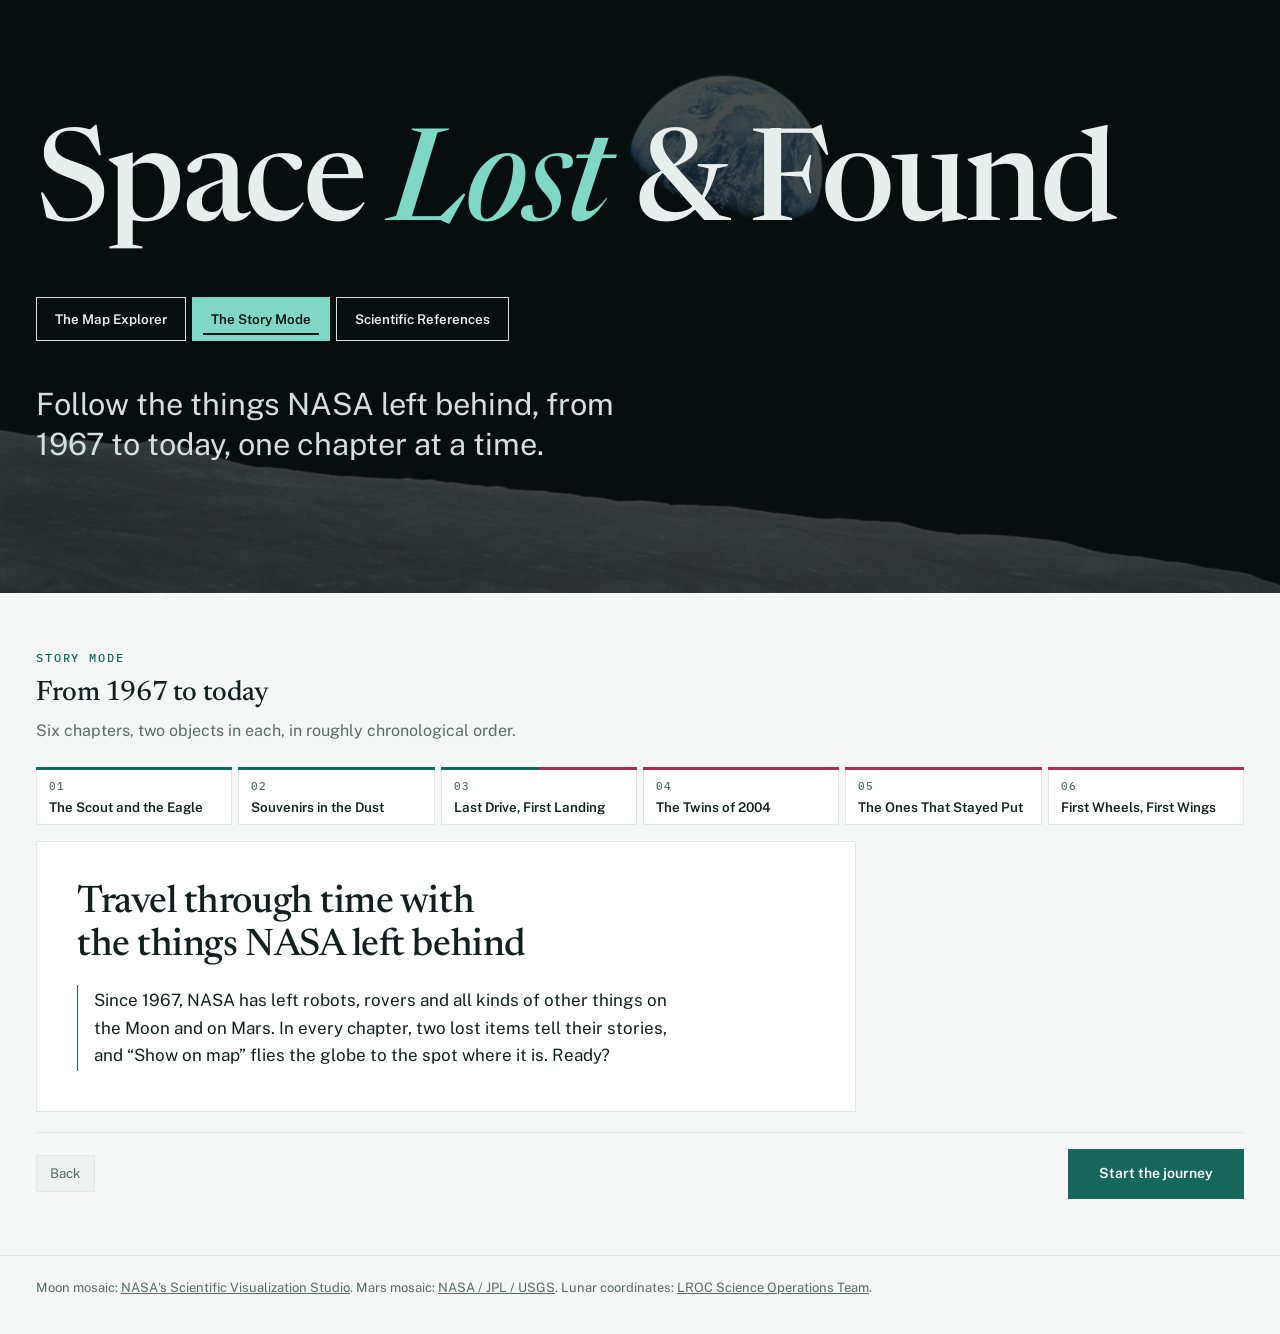
<file: story.html>
<!doctype html>
<html lang="en">
<head>
<meta charset="utf-8">
<meta name="viewport" content="width=device-width, initial-scale=1, viewport-fit=cover">
<title>The Story Mode · Space Lost &amp; Found</title>
<meta name="claude:viewport-fit-sides" content="cover">
<link rel="icon" href="data:,">
<script src="assets/js/motion-boot.js"></script>
<link rel="preload" as="image" type="image/webp" href="assets/title-bands/story-earthrise-as08-14-2383.webp">
<link rel="preconnect" href="https://fonts.googleapis.com">
<link rel="preconnect" href="https://fonts.gstatic.com" crossorigin>
<link rel="stylesheet" href="https://fonts.googleapis.com/css2?family=Newsreader:ital,opsz,wght@0,6..72,400;0,6..72,500;0,6..72,600;1,6..72,500&family=Public+Sans:wght@400;500;600;700&family=IBM+Plex+Mono:wght@400;500;600&display=swap">
<link rel="stylesheet" href="assets/css/site.css">
<link rel="stylesheet" href="assets/css/story.css">
<script src="assets/js/data.js"></script>
</head>
<body data-page="story">
<a class="skip" href="#story-section">Skip to the story</a>

<header class="hero" id="site-header"></header>
<script src="assets/js/site-header.js"></script>

<main>
  <section class="section" id="story-section" aria-labelledby="story-title">
    <div class="wrap">
      <p class="eyebrow reveal" data-d="1">Story mode</p>
      <h2 id="story-title" class="reveal" data-d="2">From 1967 to today</h2>
      <p class="lede reveal" data-d="3">Six chapters, two objects in each, in roughly chronological order.</p>
      <div id="story" class="story reveal" data-d="4"></div>
    </div>
  </section>
</main>

<footer class="footer">
  <div class="wrap">
    <p class="reveal">Moon mosaic: <a href="https://svs.gsfc.nasa.gov/4720" target="_blank" rel="noopener">NASA's Scientific Visualization Studio</a>. Mars mosaic: <a href="https://astrogeology.usgs.gov/search/map/mars_viking_colorized_global_mosaic_232m" target="_blank" rel="noopener">NASA / JPL / USGS</a>. Lunar coordinates: <a href="https://www.lroc.asu.edu/data/support/downloads/2016_LROC_Coordinates_of_Human_Features.pdf" target="_blank" rel="noopener">LROC Science Operations Team</a>.</p>
  </div>
</footer>

<script src="assets/js/story.js"></script>
<script src="assets/js/reveal.js"></script>
</body>
</html>
</file>
<file: assets/css/site.css>
/* Shared by all three pages: tokens, header, page selector, sections and panels. */
:root{
  --display:"Newsreader",Georgia,serif;
  --body:"Public Sans",system-ui,sans-serif;
  --mono:"IBM Plex Mono",ui-monospace,monospace;
  --bg:#F5F7F6; --surface:#FFFFFF; --sunk:#EDF1EF; --line:#E2E7E5;
  --ink:#14201E; --muted:#5B6B67; --faint:#8A9793;
  --viridian:#16695A; --viridian-soft:#E4EFEB;
  --amber:#B5761A; --amber-soft:#F8EFDC;
  --crimson:#A33355; --crimson-soft:#F6E7EC;
  --night:#0B1413; --night-ink:#E8EEEC;
  --hero-sub:#B6C6C2; --hero-accent:#7FD8C4; --hero-control:#5F7A74; --hero-on-accent:#0B1413;
  color-scheme:light;
}
*{box-sizing:border-box;border-radius:0}
[hidden]{display:none!important}
/* The html background matches body, so the canvas is never browser-white between pages. */
html{-webkit-text-size-adjust:100%;background:var(--bg)}
body{margin:0;background:var(--bg);color:var(--ink);font-family:var(--body);font-size:16px;line-height:1.55}
button{font:inherit;color:inherit}
a{color:var(--viridian)}
:focus-visible{outline:2px solid var(--viridian);outline-offset:2px}
.hero :focus-visible{outline-color:var(--hero-accent)}
.skip{position:absolute;left:16px;top:-48px;background:var(--surface);color:var(--ink);padding:8px 12px;border:1px solid var(--line);z-index:20}
.skip:focus{top:8px}
.wrap{max-width:1240px;margin:0 auto;padding-left:max(16px,env(safe-area-inset-left,0px));padding-right:max(16px,env(safe-area-inset-right,0px))}

/* Header */
.hero{background:var(--night);color:var(--night-ink);padding:clamp(64px,10vw,128px) 0}
.eyebrow{margin:0 0 10px;font-family:var(--mono);font-size:11.5px;font-weight:500;letter-spacing:.16em;text-transform:uppercase;color:var(--viridian)}
h1{margin:0;font-family:var(--display);font-weight:500;font-size:clamp(56px,10vw,128px);line-height:.98;letter-spacing:-.025em;color:var(--night-ink);text-wrap:balance;view-transition-name:site-title}
h1 em{font-style:italic;color:var(--hero-accent)}
.sub{margin:clamp(28px,3.5vw,44px) 0 0;max-width:34ch;font-size:clamp(20px,2.4vw,32px);line-height:1.3;color:var(--hero-sub);text-wrap:balance}

/* Title band: one surface photo per page behind the header (two on The Map Explorer, one per world).
   The night background stays underneath as the last fallback. Each image's own background is a tiny blur of
   the same photo, inlined so it is there on first paint. The scrim keeps the header text AA over the photo's
   brightest pixel; the sub line and control outlines are lifted to #D5E0DD for that (6.0:1 or better).
   :where() keeps these defaults weaker than the Map Explorer's theme tokens. */
.hero:where(.has-band){position:relative;overflow:hidden;--hero-sub:#D5E0DD;--hero-control:#D5E0DD}
.hero .wrap{position:relative}
.title-band{position:absolute;inset:0;overflow:hidden;pointer-events:none}
.band-img{position:absolute;inset:0;width:100%;height:100%;object-fit:cover;pointer-events:none;background-size:cover;background-position:center;opacity:0}
.band-img.band-solo{opacity:1}
.title-band::after{content:"";position:absolute;inset:0;background:rgba(11,20,19,.74)}
.band-story{object-position:72% 28%;background-position:72% 28%;background-image:url("[data-uri]")}
.band-references{object-position:40% 55%;background-position:40% 55%;background-image:url("[data-uri]")}

/* Object photo: under an object's text in the map popup and in Story Mode. The fixed 3:2 box (every
   photo is cropped to 3:2) keeps the layout still while the lazy image loads. */
.obj-fig{margin:0}
.obj-fig img{display:block;width:100%;height:auto;aspect-ratio:3/2;object-fit:cover;background:var(--sunk)}
.obj-fig figcaption{margin-top:7px;font-size:12.6px;line-height:1.45;color:var(--muted)}
.fig-credit{font-family:var(--mono);font-size:11px;letter-spacing:.02em;white-space:normal}

/* Page selector */
.page-nav{margin:clamp(28px,3.5vw,44px) 0 0;view-transition-name:site-nav}
.page-nav ul{display:grid;grid-template-columns:repeat(3,minmax(0,1fr));gap:6px;margin:0;padding:0;list-style:none}
.page-nav a{position:relative;display:flex;align-items:center;justify-content:center;height:100%;min-height:44px;padding:8px 10px;border:1px solid var(--hero-control);color:var(--night-ink);font-size:13.4px;font-weight:600;line-height:1.25;text-align:center;text-decoration:none;transition:color .2s ease,border-color .2s ease}
.page-nav a::after{content:"";position:absolute;left:10px;right:10px;bottom:5px;height:2px;background:currentColor;transform:scaleX(0);transform-origin:left;transition:transform .3s ease}
.page-nav a:hover,.page-nav a:focus{color:var(--hero-accent);border-color:var(--hero-accent)}
.page-nav a:hover::after,.page-nav a:focus::after,.page-nav a[aria-current="page"]::after{transform:scaleX(1)}
.page-nav a[aria-current="page"]{background:var(--hero-accent);border-color:var(--hero-accent);color:var(--hero-on-accent)}
@media (min-width:600px){
  .page-nav ul{display:flex;flex-wrap:wrap}
  .page-nav a{padding:8px 18px}
}

/* Sections */
.section{padding:56px 0;border-top:1px solid var(--line)}
.section:first-of-type{border-top:0}
h2{margin:0;font-family:var(--display);font-weight:500;font-size:28px;line-height:1.2;letter-spacing:-.015em;text-wrap:balance}
.lede{margin:8px 0 24px;max-width:68ch;color:var(--muted)}
.panel{background:var(--surface);border:1px solid var(--line)}
.panel,.card,.table-wrap{transition:border-color .3s ease,background-color .3s ease}
/* Not --sunk: list rows inside a panel use it for their own hover and would disappear against it. */
.panel:hover,.card:hover,.table-wrap:hover{border-color:var(--faint);background-color:color-mix(in srgb,var(--surface) 92%,var(--faint))}
.panel-title{margin:0;font-family:var(--body);font-size:11.8px;font-weight:700;letter-spacing:.13em;text-transform:uppercase;color:var(--muted);display:flex;justify-content:space-between;gap:12px;align-items:baseline}

/* Reveal on load and scroll. A keyframe animation, so it cannot displace an element's own color transitions.
   Hidden only under .js and only on screen, so a script failure or a printout never loses content.
   reveal.js removes these classes on animationend: a finished animation that still fills acts like
   will-change:transform and would keep creating a containing block. */
@keyframes reveal-up{from{opacity:0;transform:translateY(28px)}to{opacity:1;transform:none}}
@keyframes reveal-fade{from{opacity:0}to{opacity:1}}
@media screen and (prefers-reduced-motion:no-preference){
  .js .reveal{opacity:0}
  .js .reveal.is-in{animation:reveal-up .9s ease both}
  /* For anything containing the globe: moving it would offset the markers and pointer readouts. */
  .js .reveal-fade.is-in{animation-name:reveal-fade}
  .js .reveal[data-d="1"]{animation-delay:.08s}
  .js .reveal[data-d="2"]{animation-delay:.16s}
  .js .reveal[data-d="3"]{animation-delay:.24s}
  .js .reveal[data-d="4"]{animation-delay:.32s}
  /* Arriving through a view transition, the title and selector are the shared elements that stay still. */
  .vt-arrived .hero :is(h1,.page-nav).reveal{opacity:1;animation:none}
}

/* Page-to-page transitions */
@media (prefers-reduced-motion:no-preference){
  @view-transition{navigation:auto}
  ::view-transition-group(*),::view-transition-old(*),::view-transition-new(*){animation-duration:.3s;animation-timing-function:ease}
}

@media (prefers-reduced-motion:reduce){
  *,*::before,*::after{transition:none!important;animation:none!important;scroll-behavior:auto!important}
}
</file>
<file: assets/css/map.css>
/* The Map Explorer: planet themes, globe and controls. */

/* ---------- Theme tokens ----------
   Registered as colors so they can be interpolated. The values below are the Moon theme. */
@property --theme-panel{syntax:"<color>";inherits:true;initial-value:#161F31}
@property --theme-border{syntax:"<color>";inherits:true;initial-value:#2C3A52}
@property --theme-text{syntax:"<color>";inherits:true;initial-value:#EEF2F7}
@property --theme-muted{syntax:"<color>";inherits:true;initial-value:#AEB9C9}
@property --theme-accent{syntax:"<color>";inherits:true;initial-value:#9DB7D9}
@property --theme-on-accent{syntax:"<color>";inherits:true;initial-value:#101828}
@property --theme-control{syntax:"<color>";inherits:true;initial-value:#7388A8}
@property --theme-hover{syntax:"<color>";inherits:true;initial-value:#222E46}
@property --theme-page-text{syntax:"<color>";inherits:true;initial-value:#1C2940}
@property --theme-page-muted{syntax:"<color>";inherits:true;initial-value:#47556D}
@property --theme-band-sub{syntax:"<color>";inherits:true;initial-value:#D3DCE9}
@property --theme-band-accent{syntax:"<color>";inherits:true;initial-value:#C4D6EE}

/* --theme-control: outlines of controls (3:1 against panels and the header).
   --theme-border stays for decorative dividers only.
   --theme-page-*: text placed directly on the light page background, where the panel text colors would be unreadable.
   --theme-band-*: the title band only, brighter so they stay AA over the photo's brightest pixel with the 74% scrim. */
body[data-page="map"][data-world="moon"]{
  --theme-panel:#161F31; --theme-border:#2C3A52; --theme-text:#EEF2F7; --theme-muted:#AEB9C9; --theme-accent:#9DB7D9;
  --theme-on-accent:#101828; --theme-control:#7388A8; --theme-hover:#222E46;
  --theme-page-text:#1C2940; --theme-page-muted:#47556D;
  --theme-band-sub:#D3DCE9; --theme-band-accent:#C4D6EE;
}
body[data-page="map"][data-world="mars"]{
  --theme-panel:#2E160B; --theme-border:#5A2E18; --theme-text:#F8EADF; --theme-muted:#D8BBA6; --theme-accent:#E8783C;
  --theme-on-accent:#241006; --theme-control:#B4683F; --theme-hover:#45230F;
  --theme-page-text:#4B2310; --theme-page-muted:#6F4A35;
  --theme-band-sub:#F0D9C8; --theme-band-accent:#FFC9A8;
}

/* The shared stylesheet is written against these names, so remapping them themes the shared components too.
   --bg and --night are deliberately left alone: the page and globe backgrounds do not change. */
body[data-page="map"]{--ink:var(--theme-page-text);--muted:var(--theme-page-muted)}
body[data-page="map"] :is(.hero,.panel,.skip){
  --surface:var(--theme-panel); --line:var(--theme-border); --ink:var(--theme-text); --muted:var(--theme-muted);
  --faint:var(--theme-accent); --sunk:var(--theme-hover); --viridian:var(--theme-accent);
  --night-ink:var(--theme-text); --hero-sub:var(--theme-muted); --hero-accent:var(--theme-accent);
  --hero-control:var(--theme-control); --hero-on-accent:var(--theme-on-accent);
}
body[data-page="map"] .panel{color:var(--ink)}

/* ---------- Title band ----------
   The shared band rules are in site.css. Here: the two world photos, which one shows, and the theme tint. */
body[data-page="map"] .hero{--hero-sub:var(--theme-band-sub);--hero-accent:var(--theme-band-accent);--hero-control:var(--theme-band-sub)}
.band-moon{object-position:30% 50%;background-image:url("[data-uri]")}
.band-mars{background-image:url("[data-uri]")}
body[data-world="moon"] .band-moon,body[data-world="mars"] .band-mars{opacity:1}
/* Tinted with the live theme token, so it moves with the planet switch. */
body[data-page="map"] .title-band::after{background:color-mix(in srgb,var(--theme-panel) 74%,transparent)}
/* !important because the theme switch sets transition:none on every element while it runs. */
@media (prefers-reduced-motion:no-preference){
  .band-img{transition:opacity 700ms cubic-bezier(.4,0,.2,1)!important}
}

/* ---------- Theme transition ----------
   Only active during a switch, so nothing animates on page load. */
body[data-page="map"].theme-switching{
  transition-property:--theme-panel,--theme-border,--theme-text,--theme-muted,--theme-accent,--theme-on-accent,--theme-control,--theme-hover,--theme-page-text,--theme-page-muted,--theme-band-sub,--theme-band-accent;
  transition-duration:700ms;
  transition-timing-function:cubic-bezier(.4,0,.2,1);
}
/* A component's own short hover transition would chase the moving token and lag behind everything else. */
:root:not(.no-at-property) body[data-page="map"].theme-switching *{transition:none}
/* Browsers without @property swap the tokens at once, so each element fades its own colors instead. */
.no-at-property body[data-page="map"].theme-switching,
.no-at-property body[data-page="map"].theme-switching *{
  transition-property:background-color,border-color,outline-color,fill,stroke;
  transition-duration:700ms;
  transition-timing-function:cubic-bezier(.4,0,.2,1);
}
/* Only elements that set their own color fade it. Anything inheriting follows its parent;
   fading there as well would stack the two transitions and make nested text lag. */
.no-at-property body[data-page="map"].theme-switching,
.no-at-property body[data-page="map"].theme-switching :is(a,.hero,h1,h1 em,.sub,.lede,.panel,.panel-title,.toggle,.obj[aria-pressed="true"],.readouts dt,.credit,.popup,.popup p,.mk,.north,.map-status,.skip){
  transition-property:color,background-color,border-color,outline-color,fill,stroke;
}

/* ---------- Controls ---------- */
.panel-head{padding:12px 14px;border-bottom:1px solid var(--line)}
.panel-title .count{font-family:var(--mono);font-weight:500;letter-spacing:.02em}
.toggle{background:var(--surface);border:1px solid var(--theme-control);padding:6px 10px;font-family:var(--mono);font-size:11px;font-weight:500;letter-spacing:.06em;text-transform:uppercase;color:var(--ink);cursor:pointer;transition:border-color .25s,background-color .25s}
.toggle:hover{border-color:var(--faint)}
.toggle[aria-pressed="true"]{background:var(--theme-accent);border-color:var(--theme-accent);color:var(--theme-on-accent)}

/* ---------- Layout ---------- */
.bench{display:grid;grid-template-columns:minmax(0,1fr) 340px;gap:16px;align-items:start}
@media (max-width:960px){.bench{grid-template-columns:minmax(0,1fr)}}
.side{display:grid;gap:16px;min-width:0}

/* ---------- Globe ---------- */
.viewport{background:var(--night);display:flex;justify-content:center}
.stage{position:relative;width:100%;max-width:760px;aspect-ratio:1;touch-action:none;cursor:grab;background:var(--night);overflow:hidden}
.stage.dragging{cursor:grabbing}
.stage canvas{position:absolute;inset:0;width:100%;height:100%}
.stage :focus-visible,.stage:focus-visible{outline-color:var(--hero-accent)}
#overlay{pointer-events:none}
.pins{position:absolute;inset:0;pointer-events:none}
.mk{position:absolute;left:0;top:0;width:24px;height:24px;margin:-12px 0 0 -12px;padding:0;background:transparent;border:0;cursor:pointer;pointer-events:auto;color:var(--night-ink)}
/* The dark band keeps the focus ring visible over bright map imagery. */
.mk:focus-visible{outline-offset:0;box-shadow:0 0 0 4px var(--night)}
.mk .lbl{display:none;position:absolute;left:50%;top:calc(100% + 2px);transform:translateX(-50%);white-space:nowrap;background:var(--surface);border:1px solid var(--line);padding:2px 6px;font-family:var(--mono);font-size:10.8px;line-height:1.5}
.mk:hover .lbl,.mk:focus-visible .lbl{display:block}
.mk.stacked{width:auto;height:24px;margin:0}
.mk.stacked .lbl{display:block;position:static;transform:none;line-height:18px;padding:2px 6px}
.mk.stacked:hover .lbl,.mk.stacked.active .lbl{border-color:var(--hero-accent)}
.north{position:absolute;top:10px;right:12px;display:grid;justify-items:center;padding:5px 6px;background:var(--surface);border:1px solid var(--line);font-family:var(--mono);font-size:11px;font-weight:500;color:var(--night-ink);pointer-events:none;line-height:1}
.north svg{width:12px;height:26px;display:block;margin-top:3px;fill:none;stroke:var(--night-ink);stroke-width:1.2}
.map-status{position:absolute;left:50%;top:50%;transform:translate(-50%,-50%);max-width:82%;text-align:center;color:var(--night-ink);font-family:var(--mono);font-size:12px;line-height:1.6}
.map-status .toggle{display:block;margin:10px auto 0}
/* Sized for a ~60-word description and a photo. placePopup() sets max-height to the room beside, above or
   below the marker; anything longer scrolls inside the popup. */
.popup{position:absolute;left:0;top:0;width:min(340px,calc(100% - 16px));overflow-y:auto;overscroll-behavior:contain;background:var(--surface);color:var(--ink);border:1px solid var(--theme-control);padding:12px 14px 14px;cursor:default;touch-action:auto;scrollbar-width:thin}
.popup:focus{outline:none}
.popup:focus-visible{outline:2px solid var(--theme-accent);outline-offset:-2px}
.popup h3{margin:0;font-family:var(--display);font-weight:500;font-size:17px;line-height:1.25}
.popup p{margin:6px 0 0;color:var(--ink);font-size:14px;line-height:1.5}
.popup .obj-fig{margin-top:12px}
.popup .obj-fig figcaption{color:var(--muted)}
@media (max-width:480px){ .popup{padding:10px 12px 12px} .popup p{font-size:13.6px} }
.tools{display:flex;flex-wrap:wrap;gap:6px;padding:10px 12px;border-top:1px solid var(--line)}
.tools .spacer{flex:1 1 auto}
.credit{margin:0;padding:9px 12px;border-top:1px solid var(--line);font-size:12.5px;line-height:1.45;color:var(--muted)}

/* ---------- Side panels ---------- */
.world-switch{display:grid;grid-template-columns:1fr 1fr;gap:6px;padding:12px 14px}
.world-switch .toggle{padding:9px 10px}
.objects{list-style:none;margin:0;padding:0}
.objects li{border-top:1px solid var(--line)}
.objects li:first-child{border-top:0}
.obj{display:block;width:100%;text-align:left;background:transparent;border:0;padding:9px 14px;font-size:14px;line-height:1.35;cursor:pointer;transition:background-color .25s}
.obj:hover{background:var(--sunk)}
.obj[aria-pressed="true"]{background:var(--theme-accent);color:var(--theme-on-accent);font-weight:600}
.readouts{margin:0;padding:6px 14px 10px}
.readouts div{display:flex;justify-content:space-between;gap:12px;padding:5px 0;border-top:1px solid var(--line)}
.readouts div:first-child{border-top:0}
.readouts dt{font-size:13px;color:var(--muted)}
.readouts dd{margin:0;font-family:var(--mono);font-size:12.4px;font-variant-numeric:tabular-nums;text-align:right}
</file>
<file: assets/css/references.css>
/* Scientific References. */
@media (prefers-reduced-motion:no-preference){html{scroll-behavior:smooth}}
.table-wrap{overflow-x:auto;background:var(--surface);border:1px solid var(--line)}
table{border-collapse:collapse;width:100%;min-width:1020px;font-size:13.4px}
th{font-family:var(--mono);font-size:10.2px;font-weight:500;letter-spacing:.11em;text-transform:uppercase;color:var(--muted);padding:10px 12px;text-align:left;border-bottom:1px solid var(--line);white-space:nowrap}
th .sort{background:transparent;border:0;padding:0;font:inherit;letter-spacing:inherit;text-transform:inherit;color:inherit;cursor:pointer;transition:color .25s}
th .sort:hover{color:var(--ink)}
th[aria-sort="ascending"] .sort::after{content:" \25B2"}
th[aria-sort="descending"] .sort::after{content:" \25BC"}
td{padding:10px 12px;border-top:1px solid var(--line);vertical-align:top}
td.num{font-family:var(--mono);font-size:12.6px;font-variant-numeric:tabular-nums;white-space:nowrap}
td small{display:block;margin-top:2px;font-family:var(--mono);font-size:11px;color:var(--muted);font-variant-numeric:tabular-nums}
.subhead{margin:40px 0 12px;font-family:var(--display);font-weight:500;font-size:21px;letter-spacing:-.01em}
.subhead + .lede{margin-top:0;margin-bottom:16px}
.two{display:grid;grid-template-columns:repeat(2,minmax(0,1fr));gap:16px}
@media (max-width:760px){.two{grid-template-columns:minmax(0,1fr)}}
.refblock{padding:18px 20px}
.refblock dl{margin:10px 0 0}
.refblock dl div{display:grid;grid-template-columns:112px minmax(0,1fr);gap:10px;padding:7px 0;border-top:1px solid var(--line)}
.refblock dl div:first-child{border-top:0}
.refblock dt{font-family:var(--mono);font-size:10.8px;letter-spacing:.06em;text-transform:uppercase;color:var(--muted);padding-top:2px}
.refblock dd{margin:0;font-size:14px;overflow-wrap:anywhere}
.hood{padding:22px 24px}
.hood h4{margin:0 0 10px;font-family:var(--body);font-size:11.8px;font-weight:700;letter-spacing:.13em;text-transform:uppercase;color:var(--muted);display:flex;align-items:center;gap:8px}
.hood .dot{flex:none;display:inline-block;width:6px;height:6px;background:var(--viridian)}
.hood .dot.approx{background:var(--amber)}
.hood ul{margin:0;padding:0;list-style:none;font-size:14.4px}
.hood li{padding:9px 0;border-top:1px solid var(--line)}

.src-list{display:grid;grid-template-columns:repeat(2,minmax(0,1fr));gap:6px 28px;margin:0;padding:0;list-style:none;font-size:14px}
@media (max-width:760px){.src-list{grid-template-columns:minmax(0,1fr)}}
.src-list li{overflow-wrap:anywhere}
</file>
<file: assets/css/story.css>
/* The Story Mode: six chapters of two objects, a chapter navigation and the object texts. */
.btn{background:var(--surface);border:1px solid var(--line);padding:7px 13px;font-size:13.4px;color:var(--ink);cursor:pointer;transition:border-color .25s,background-color .25s}
a.btn{display:inline-block;text-decoration:none}
.btn:hover:not(:disabled){border-color:var(--faint)}
.btn:disabled{color:var(--muted);background:var(--sunk);cursor:default}
.btn.primary{background:var(--viridian);border-color:var(--viridian);color:#fff;font-weight:600;padding:13px 30px;font-size:14px}
.btn.primary:hover{background:#115648;border-color:#115648}
.btn[aria-pressed="true"]{border-color:var(--ink)}

/* World accents, from the shared tokens: the Moon in viridian, Mars in crimson. Both: a chapter on each world. */
.w-moon{--acc:var(--viridian);--acc-soft:var(--viridian-soft)}
.w-mars{--acc:var(--crimson);--acc-soft:var(--crimson-soft)}
.w-both{--acc:var(--viridian);--acc-soft:var(--sunk)}
.w-moon,.w-mars,.w-both{--strip:linear-gradient(var(--acc),var(--acc))}
.w-both{--strip:linear-gradient(90deg,var(--viridian) 50%,var(--crimson) 50%)}

/* ---------- Chapter navigation ---------- */
.ch-nav ol{display:grid;grid-template-columns:repeat(6,minmax(0,1fr));gap:6px;margin:0;padding:0;list-style:none}
.ch-step{position:relative;display:flex;flex-direction:column;align-items:flex-start;gap:3px;width:100%;height:100%;min-height:48px;padding:10px 12px 9px;background:var(--surface);border:1px solid var(--line);text-align:left;cursor:pointer;transition:border-color .25s,background-color .25s,color .25s}
.ch-step::before{content:"";position:absolute;left:-1px;right:-1px;top:-1px;height:3px;background:var(--strip)}
.ch-step:hover{border-color:var(--faint)}
.ch-step-num{font-family:var(--mono);font-size:11px;font-weight:500;letter-spacing:.1em;color:var(--muted)}
.ch-step-name{font-size:13.4px;font-weight:600;line-height:1.25}
.ch-step[aria-current="step"]{background:var(--night);border-color:var(--night);color:var(--night-ink)}
.ch-step[aria-current="step"] .ch-step-num{color:var(--hero-accent)}
.ch-step:focus-visible{outline-offset:2px}
@media (max-width:760px){
  .ch-step{align-items:center;padding:10px 4px 8px}
  .ch-step-name{display:none}
  .ch-step-num{font-size:13px;color:inherit}
}

/* ---------- Chapter header ---------- */
.ch-head{position:relative;overflow:hidden;margin-top:16px;padding:clamp(26px,4.5vw,52px) clamp(20px,4vw,44px) clamp(30px,4.5vw,52px);background:var(--night);color:var(--night-ink)}
.ch-head::after{content:"";position:absolute;left:0;right:0;bottom:0;height:4px;background:var(--strip)}
.ch-eyebrow{margin:0;font-family:var(--mono);font-size:11.5px;font-weight:500;letter-spacing:.16em;text-transform:uppercase;color:var(--hero-accent)}
.ch-title{position:relative;margin:10px 0 0;max-width:16ch;font-family:var(--display);font-weight:500;font-size:clamp(34px,5.4vw,60px);line-height:1.04;letter-spacing:-.02em;color:var(--night-ink);text-wrap:balance}
.ch-title:focus{outline:none}
.ch-title:focus-visible{outline:2px solid var(--hero-accent);outline-offset:4px}
.ch-meta{position:relative;margin:14px 0 0;font-family:var(--mono);font-size:12.4px;color:var(--hero-sub);font-variant-numeric:tabular-nums}
/* The chapter number as a large outline: decorative only, the eyebrow carries it as text. */
.ch-big{position:absolute;right:clamp(14px,3vw,36px);bottom:-.2em;font-family:var(--display);font-style:italic;font-weight:500;font-size:clamp(110px,18vw,230px);line-height:1;letter-spacing:-.04em;color:transparent;-webkit-text-stroke:1px var(--hero-control);pointer-events:none;user-select:none}
@media (max-width:560px){ .ch-big{font-size:96px;opacity:.6} }

/* ---------- Objects ---------- */
.ch-objects{display:grid;grid-template-columns:minmax(0,1fr);gap:16px;margin-top:16px}
@media (min-width:900px){ .ch-objects{grid-template-columns:repeat(2,minmax(0,1fr))} }
.obj-story{display:flex;flex-direction:column;min-width:0;background:var(--surface);border:1px solid var(--line);border-top:3px solid var(--acc);padding:clamp(20px,3vw,30px) clamp(18px,3vw,30px) clamp(20px,3vw,26px)}
.story-meta{margin:0 0 6px;font-family:var(--mono);font-size:12px;color:var(--muted);font-variant-numeric:tabular-nums}
.story-title{margin:0;font-family:var(--display);font-weight:500;font-size:clamp(23px,2.4vw,28px);line-height:1.18;letter-spacing:-.012em;text-wrap:balance}
/* The italic tagline as a pull quote. */
.pull{margin:16px 0 4px;padding:2px 0 2px 18px;border-left:3px solid var(--acc);font-family:var(--display);font-style:italic;font-weight:500;font-size:clamp(19px,1.9vw,22px);line-height:1.38;color:var(--ink)}
.st-body{margin:18px 0 22px;font-size:16px;line-height:1.62}
.st-p{margin:0 0 14px}
.st-p em,.facts em{font-style:italic}
/* "At a glance" lists as a definition grid. */
.facts-h{margin:22px 0 8px;font-family:var(--body);font-size:13.4px;font-weight:700;letter-spacing:.02em;color:var(--acc)}
.st-body > .facts:first-child,.st-body > .facts-h:first-child{margin-top:0}
.facts{margin:0 0 18px;border-top:1px solid var(--line)}
.facts div{display:grid;grid-template-columns:minmax(0,11em) minmax(0,1fr);gap:4px 16px;padding:8px 0;border-bottom:1px solid var(--line)}
.facts dt{font-size:13.6px;font-weight:600;line-height:1.45}
.facts dd{margin:0;font-size:14.6px;line-height:1.5}
@media (max-width:420px){ .facts div{grid-template-columns:minmax(0,1fr)} }
/* Labelled blocks: "A lasting … impact", "Where is it now?" and the rest. */
.st-block{margin:0 0 12px;padding:12px 16px;background:var(--acc-soft);border-left:2px solid var(--acc)}
.st-label{font-weight:700}
.st-body > :last-child{margin-bottom:0}
/* Photo, actions and sources sit at the foot of each object, so the two photos in a chapter line up. */
.obj-story .obj-fig{margin-top:auto}
.obj-actions{display:flex;flex-wrap:wrap;gap:8px;margin-top:16px}
.story-sources{margin:12px 0 0;font-size:13px;color:var(--muted)}

/* ---------- Introduction and ending ---------- */
.story-intro{margin-top:16px;max-width:820px;background:var(--surface);border:1px solid var(--line);padding:clamp(24px,4vw,40px)}
.story-intro .story-title{font-size:clamp(28px,3.4vw,38px);line-height:1.12}
.story-intro .story-title:focus:not(:focus-visible){outline:none}
.voice{border-left:1px solid var(--viridian);padding:2px 0 2px 16px;margin:18px 0 0;font-size:17px;line-height:1.6;max-width:62ch}

.story-nav{display:flex;flex-wrap:wrap;gap:10px;justify-content:space-between;align-items:center;margin-top:20px;padding-top:16px;border-top:1px solid var(--line)}

.footer{border-top:1px solid var(--line);padding:22px 0 36px;font-size:13px;color:var(--muted)}
.footer p{margin:0}
.footer a{color:var(--muted)}
</file>
